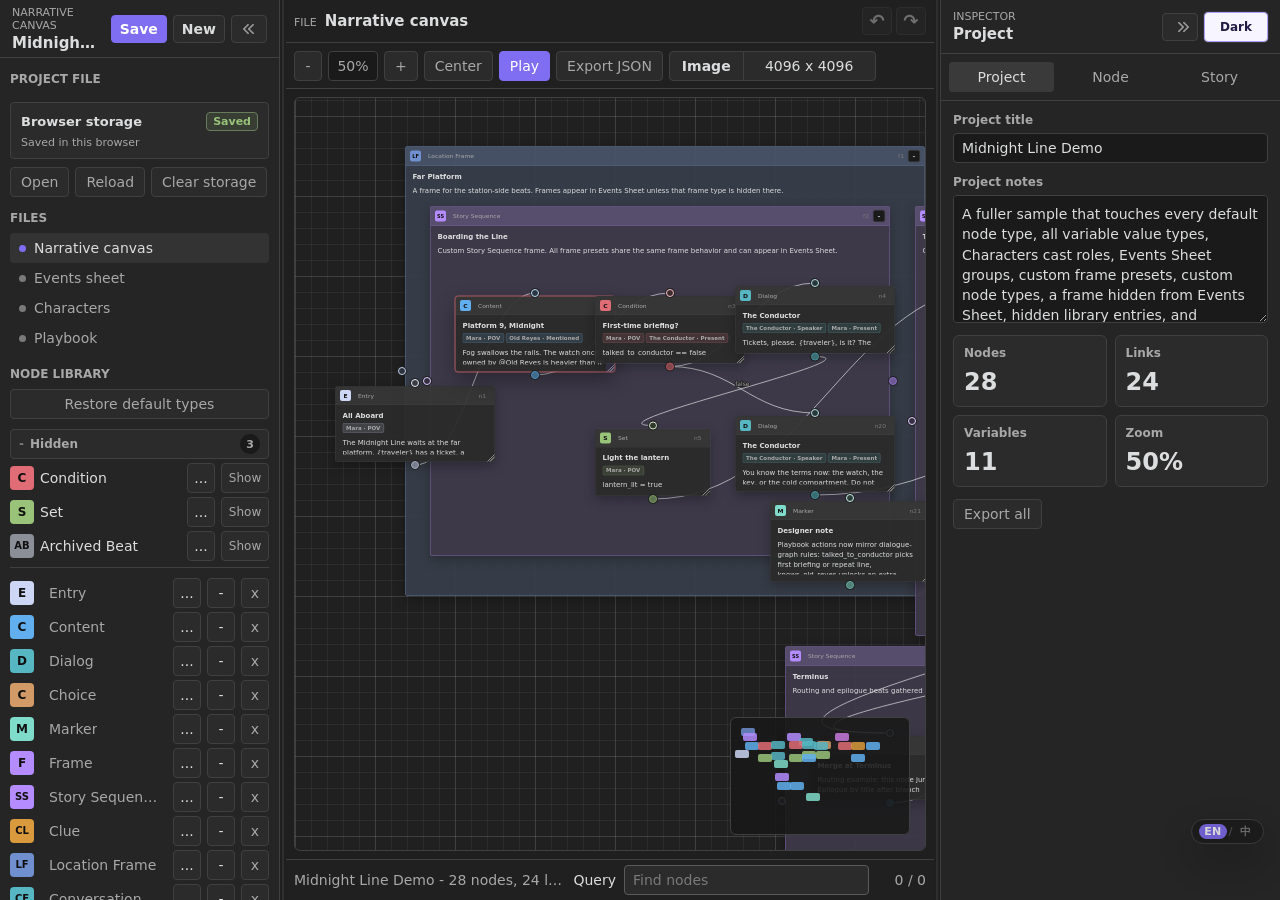
<file: index.html>
<!doctype html>
<html lang="en">
  <head>
    <meta charset="utf-8">
    <meta name="viewport" content="width=device-width, initial-scale=1">
    <title>Narrative Canvas</title>
    <link rel="stylesheet" href="./canvas.css?v=1.1.0">
  </head>
  <body>
    <div class="app-shell">
      <aside class="sidebar sidebar-left" data-sidebar="left">
        <header class="pane-header">
          <div class="pane-title">
            <span class="pane-kicker">Narrative Canvas</span>
            <h1 id="vaultProjectTitle">Sample</h1>
          </div>
          <div class="header-actions">
            <button class="icon-button save-project-button" title="Save project state" data-action="save-project" type="button">Save</button>
            <button class="icon-button new-project-button" title="New project" data-action="new-project" type="button">New</button>
            <button class="icon-button sidebar-toggle-button" title="Collapse left sidebar" aria-label="Collapse left sidebar" data-sidebar-toggle="left" type="button">
              <span class="sidebar-toggle-icon sidebar-toggle-icon-left" aria-hidden="true"></span>
            </button>
          </div>
        </header>

        <section class="nav-section project-file-section">
          <h2>Project File</h2>
          <div class="project-file-card" aria-live="polite">
            <div class="project-file-main">
              <span id="projectFileName">Browser storage</span>
              <span id="projectDirtyIndicator" class="project-save-indicator" data-save-state="saved" aria-live="polite">
                <span class="project-save-spinner" aria-hidden="true"></span>
                <span data-save-label>Saved</span>
              </span>
            </div>
            <small id="projectFilePath">Saved in this browser</small>
          </div>
          <div class="project-file-actions">
            <button class="small-button" data-action="open-project-file" type="button">Open</button>
            <button class="small-button" data-action="reload-project-file" type="button">Reload</button>
            <button class="small-button" data-action="clear-browser-storage" data-web-only type="button">Clear storage</button>
          </div>
        </section>

        <section class="nav-section">
          <h2>Files</h2>
          <button class="nc-file-item active" data-file-id="adventure">
            <span class="file-dot"></span>
            <span class="nc-file-item-label">Narrative.canvas</span>
          </button>
          <button class="nc-file-item" data-file-id="events">
            <span class="file-dot muted"></span>
            <span class="nc-file-item-label">Events Sheet.csv</span>
          </button>
          <button class="nc-file-item" data-file-id="characters">
            <span class="file-dot muted"></span>
            <span class="nc-file-item-label">Characters.md</span>
          </button>
          <button class="nc-file-item" data-file-id="variables">
            <span class="file-dot muted"></span>
            <span class="nc-file-item-label">Playbook.json</span>
          </button>
        </section>

        <section class="nav-section palette">
          <h2>Node Library</h2>
          <div id="nodePalette" class="palette-list"></div>
          <div class="custom-node-form node-type-form">
            <div class="custom-node-row">
              <input id="customNodeName" placeholder="Name" spellcheck="false">
              <input id="customNodeColor" type="color" value="#7fdbca" title="Node color">
              <button class="small-button" data-action="add-custom-node-type" type="button">Add</button>
            </div>
            <select id="customNodeKind" title="Node behavior">
              <option value="node">Node</option>
              <option value="frame">Frame</option>
            </select>
            <textarea id="customNodeFields" class="custom-node-fields" rows="3" placeholder="Fields, one per line" spellcheck="false"></textarea>
          </div>
        </section>
      </aside>
      <div class="sidebar-resizer sidebar-resizer-left" data-sidebar-resizer="left" role="separator" aria-orientation="vertical" aria-label="Resize left sidebar"></div>

      <main class="canvas-workspace">
        <header class="workspace-global-bar">
          <div class="workspace-file-label">
            <span class="pane-kicker">File</span>
            <strong id="activeFileTab">Narrative.canvas</strong>
          </div>
          <span class="project-history" role="group" aria-label="History">
            <button id="undoButton" class="icon-button history-button" data-action="undo" type="button" title="Undo (Ctrl+Z)" aria-label="Undo" disabled>↶</button>
            <button id="redoButton" class="icon-button history-button" data-action="redo" type="button" title="Redo (Ctrl+Shift+Z or Ctrl+Y)" aria-label="Redo" disabled>↷</button>
          </span>
        </header>
        <header id="workspaceToolbar" class="canvas-workspace-tabs">
          <div class="toolbar-group">
            <button class="toolbar-button" data-action="zoom-out" data-files="adventure" title="Zoom out">-</button>
            <span id="zoomReadout" class="zoom-readout" data-files="adventure">100%</span>
            <button class="toolbar-button" data-action="zoom-in" data-files="adventure" title="Zoom in">+</button>
            <button class="toolbar-button" data-action="center-view" data-files="adventure" title="Center canvas">Center</button>
            <button class="toolbar-button primary" data-action="play" data-files="adventure" title="Play from entry">Play</button>
            <button class="toolbar-button" data-action="export-json" data-files="adventure" title="Export full project JSON">Export JSON</button>
            <span class="export-image-controls" data-files="adventure" role="group" aria-label="Image export">
              <button class="toolbar-button export-image-button" data-action="export-image" title="Export canvas as PNG">Image</button>
              <label class="export-image-scale-label" title="Image export resolution">
                <span class="visually-hidden">Image resolution</span>
                <select id="exportImageScale" class="toolbar-select" title="Image resolution">
                  <option value="1">4096 x 4096</option>
                  <option value="2">6144 x 6144</option>
                  <option value="3">8192 x 8192</option>
                  <option value="4">12000 x 12000</option>
                </select>
              </label>
            </span>
          </div>
          <input id="fileInput" type="file" accept="application/json,.json,.ncanvas,.narrativecanvas" hidden>
        </header>

        <section id="canvasPanel" class="canvas-workspace-view canvas-panel active">
          <div class="canvas-frame">
            <div id="canvasViewport" class="canvas-viewport" tabindex="0" aria-label="Node canvas">
              <div id="canvasContent" class="canvas-content">
                <div id="frameLayer" class="frame-layer"></div>
                <svg id="linkLayer" class="link-layer" xmlns="http://www.w3.org/2000/svg"></svg>
                <div id="nodeLayer" class="node-layer"></div>
                <div id="marqueeLayer" class="marquee-layer"><div id="marqueeRect" class="marquee-rect" hidden></div></div>
              </div>
            </div>
            <div id="selectionHint" class="selection-hint">Click an output port, then an input port to connect nodes.</div>
            <div id="minimap" class="minimap" role="button" aria-label="Move canvas viewport"></div>
          </div>
        </section>
        <section id="charactersPanel" class="canvas-workspace-view document-panel" aria-label="Characters"></section>
        <section id="variablesPanel" class="canvas-workspace-view document-panel" aria-label="Variables"></section>
        <section id="eventsPanel" class="canvas-workspace-view document-panel event-sheet-panel" aria-label="Events Sheet"></section>

        <footer class="status-bar">
          <div id="statusText">Ready</div>
          <div id="workspaceSearchControls" class="nc-workspace-search-controls" aria-label="Search">
            <label class="workspace-search-box canvas-search-box" data-search-scope="adventure">
              Query
              <input id="queryInput" type="search" placeholder="Find nodes">
            </label>
            <label class="workspace-search-box character-search-box" data-search-scope="characters" hidden>
              Find
              <input id="characterSearchInput" type="search" data-character-search placeholder="Find character" spellcheck="false">
            </label>
            <label class="workspace-search-box event-search-box" data-search-scope="events" hidden>
              Find
              <input id="eventSearchInput" type="search" data-event-search placeholder="Find event" spellcheck="false">
            </label>
            <label class="workspace-search-box playbook-search-box" data-search-scope="variables" hidden>
              Find
              <input id="playbookSearchInput" type="search" data-playbook-search placeholder="Find in Playbook" spellcheck="false">
            </label>
            <div id="matchCount">0 / 0</div>
          </div>
        </footer>
      </main>

      <div class="sidebar-resizer sidebar-resizer-right" data-sidebar-resizer="right" role="separator" aria-orientation="vertical" aria-label="Resize right sidebar"></div>
      <aside class="sidebar sidebar-right" data-sidebar="right">
        <header class="pane-header compact">
          <div class="pane-title">
            <span class="pane-kicker">Inspector</span>
            <h1 id="inspectorTitle">Project</h1>
          </div>
          <div class="header-actions">
            <button class="icon-button sidebar-toggle-button" title="Collapse right sidebar" aria-label="Collapse right sidebar" data-sidebar-toggle="right" type="button">
              <span class="sidebar-toggle-icon sidebar-toggle-icon-right" aria-hidden="true"></span>
            </button>
            <button id="themeToggle" class="icon-button theme-toggle-button" title="Switch theme" data-action="toggle-theme" type="button" aria-pressed="true">Dark</button>
          </div>
        </header>

        <div class="inspector-tabs">
          <button class="inspector-tab active" data-panel="project">Project</button>
          <button class="inspector-tab" data-panel="node">Node</button>
          <button class="inspector-tab" data-panel="story">Story</button>
        </div>

        <section id="projectPanel" class="inspector-panel active"></section>
        <section id="nodePanel" class="inspector-panel"></section>
        <section id="storyPanel" class="inspector-panel"></section>
      </aside>

      <button id="languageToggle" class="language-toggle-button" data-web-only data-action="toggle-language" type="button" title="Switch language" aria-label="Switch language">
        <span class="language-toggle-option" data-lang="en">EN</span>
        <span class="language-toggle-divider" aria-hidden="true">/</span>
        <span class="language-toggle-option" data-lang="zh">中</span>
      </button>
    </div>

    <div id="mentionPopover" class="mention-popover" hidden role="listbox" aria-label="Character mentions"></div>

    <div id="nodeContextMenu" class="node-context-menu" hidden>
      <button data-layer-action="front">Bring to front</button>
      <button data-layer-action="forward">Bring forward</button>
      <button data-layer-action="backward">Send backward</button>
      <button data-layer-action="back">Send to back</button>
      <button class="context-menu-danger" data-action="delete-node">Delete node</button>
    </div>

    <dialog id="playDialog" class="play-dialog">
      <form method="dialog" class="play-shell">
        <header class="play-header">
          <div>
            <span class="pane-kicker">Runtime</span>
            <h2 id="playTitle">Preview</h2>
          </div>
          <button class="icon-button" value="close" aria-label="Close preview">x</button>
        </header>
        <article id="playBody" class="play-body"></article>
        <footer id="playActions" class="play-actions"></footer>
      </form>
    </dialog>

    <dialog id="confirmDialog" class="confirm-dialog">
      <form method="dialog" class="confirm-shell">
        <header>
          <span class="pane-kicker">New Canvas</span>
          <h2>Name the new project</h2>
          <label class="field confirm-field">
            <span>Project name</span>
            <input id="newProjectNameInput" type="text" value="Untitled" spellcheck="false" autocomplete="off">
          </label>
          <p id="newProjectPathPreview" class="confirm-body">A new project file will be created when possible.</p>
        </header>
        <footer class="confirm-actions">
          <button class="small-button confirm-muted" value="confirm" type="button" data-action="confirm-new-project">Create</button>
          <button class="small-button confirm-cancel" value="cancel" type="button" data-action="cancel-new-project" autofocus>Cancel</button>
        </footer>
      </form>
    </dialog>

    <dialog id="eventColumnDeleteDialog" class="confirm-dialog">
      <form method="dialog" class="confirm-shell">
        <header>
          <span class="pane-kicker">Event Column</span>
          <h2 id="eventColumnDeleteTitle">Delete column?</h2>
          <p id="eventColumnDeleteBody" class="confirm-body"></p>
        </header>
        <footer class="confirm-actions">
          <button class="small-button danger-button" value="confirm">Delete</button>
          <button class="small-button confirm-cancel" value="cancel" autofocus>Cancel</button>
        </footer>
      </form>
    </dialog>

    <dialog id="eventColumnsResetDialog" class="confirm-dialog">
      <form method="dialog" class="confirm-shell">
        <header>
          <span class="pane-kicker">Events Sheet</span>
          <h2>Reset sheet columns?</h2>
          <p class="confirm-body">
            This restores the default Events Sheet columns. It removes column renames, hidden-column settings, column order changes, and custom sheet-only columns. Frame nodes are not deleted, and stored field values are not actively cleared; values from removed columns may stop showing until that field or column is added again.
          </p>
        </header>
        <footer class="confirm-actions">
          <button class="small-button danger-button" value="confirm">Reset columns</button>
          <button class="small-button confirm-cancel" value="cancel" autofocus>Cancel</button>
        </footer>
      </form>
    </dialog>

    <dialog id="genericConfirmDialog" class="confirm-dialog">
      <form method="dialog" class="confirm-shell">
        <header>
          <span id="genericConfirmKicker" class="pane-kicker">Confirm</span>
          <h2 id="genericConfirmTitle">Confirm action?</h2>
          <p id="genericConfirmBody" class="confirm-body"></p>
        </header>
        <footer class="confirm-actions">
          <button id="genericConfirmButton" class="small-button danger-button" value="confirm">Confirm</button>
          <button id="genericConfirmSecondaryButton" class="small-button" value="secondary" hidden>Keep</button>
          <button class="small-button confirm-cancel" value="cancel" autofocus>Cancel</button>
        </footer>
      </form>
    </dialog>

    <dialog id="genericTextDialog" class="confirm-dialog">
      <form method="dialog" class="confirm-shell">
        <header>
          <span id="genericTextKicker" class="pane-kicker">Edit</span>
          <h2 id="genericTextTitle">Edit value</h2>
          <label class="field confirm-field">
            <span id="genericTextLabel">Value</span>
            <input id="genericTextInput" type="text" spellcheck="false" autocomplete="off">
          </label>
          <p id="genericTextBody" class="confirm-body"></p>
        </header>
        <footer class="confirm-actions">
          <button id="genericTextButton" class="small-button primary" value="confirm">Apply</button>
          <button class="small-button confirm-cancel" value="cancel" autofocus>Cancel</button>
        </footer>
      </form>
    </dialog>

    <dialog id="playbookHelpDialog" class="nc-notice-dialog playbook-help-dialog" aria-label="Playbook help">
      <form method="dialog" class="notice-shell playbook-help-shell">
        <header>
          <span class="pane-kicker">Playbook</span>
          <h2>What Playbook.json controls</h2>
        </header>
        <div class="playbook-help-grid">
          <section>
            <h3>Can do</h3>
            <ul>
              <li>Store project variables for text such as <code>{traveler}</code>.</li>
              <li>Batch-edit node Requirements, Effects, and Routing in Script Builder.</li>
              <li>Gate simple branches with conditions such as <code>flag == true</code>.</li>
              <li>Control the demo runner with Start Node, Choice Display, End Condition, Visit Tracking, and Debug Mode.</li>
              <li>Use Advanced JSON for exact edits without changing the canvas schema.</li>
            </ul>
          </section>
          <section>
            <h3>Cannot do</h3>
            <ul>
              <li>Run arbitrary JavaScript.</li>
              <li>Create canvas links, move nodes, or change layout.</li>
              <li>Add or delete node fields directly. Use Node Library for schema changes.</li>
              <li>Replace a game engine runtime or evaluate complex code expressions.</li>
            </ul>
          </section>
        </div>
  <pre class="playbook-example"><code>{
  "variables": { "has_badge": false, "trust": 1 },
  "playRules": {
    "startNode": { "enabled": true, "value": "Start" },
    "choiceDisplay": { "enabled": true, "value": "hideUnavailable" },
    "debugMode": { "enabled": false, "value": false }
  }
}</code></pre>
        <footer class="confirm-actions">
          <button class="small-button primary" value="confirm">Got it</button>
        </footer>
      </form>
    </dialog>

    <dialog id="playRuleDialog" class="nc-notice-dialog playbook-rule-dialog" aria-label="Add play rule">
      <form method="dialog" class="notice-shell playbook-rule-shell">
        <header>
          <span class="pane-kicker">Playbook</span>
          <h2>Add play rule</h2>
        </header>
        <div class="playbook-rule-options">
          <button type="button" data-action="create-play-rule" data-playbook-rule-kind="startNode">
            <strong>Start Node</strong>
            <span>Choose the exact node title Play starts from.</span>
          </button>
          <button type="button" data-action="create-play-rule" data-playbook-rule-kind="choiceDisplay">
            <strong>Choice Display</strong>
            <span>Decide how gated choices appear in Play.</span>
          </button>
          <button type="button" data-action="create-play-rule" data-playbook-rule-kind="endCondition">
            <strong>End Condition</strong>
            <span>Stop the demo route when a condition becomes true.</span>
          </button>
          <button type="button" data-action="create-play-rule" data-playbook-rule-kind="visitTracking">
            <strong>Visit Tracking</strong>
            <span>Record visited node titles during Play.</span>
          </button>
          <button type="button" data-action="create-play-rule" data-playbook-rule-kind="debugMode">
            <strong>Debug Mode</strong>
            <span>Show variable and condition details while previewing.</span>
          </button>
        </div>
        <p class="playbook-rule-allset" data-playbook-rule-allset hidden>All play rules already enabled.</p>
        <footer class="confirm-actions">
          <button class="small-button confirm-cancel" value="cancel" autofocus>Cancel</button>
        </footer>
      </form>
    </dialog>

    <dialog id="nodeIconDialog" class="icon-dialog" aria-label="Edit node type icon">
      <form method="dialog" class="icon-shell">
        <header>
          <span class="pane-kicker">Node Icon</span>
          <h2 id="nodeIconDialogTitle">Edit node type icon</h2>
        </header>
        <label class="field">
          <span>Custom icon</span>
          <input id="nodeIconInput" maxlength="8" spellcheck="false" autocomplete="off" inputmode="text" aria-label="Custom icon text or emoji">
        </label>
        <footer class="confirm-actions">
          <button class="small-button" data-action="reset-node-icon" type="button">Use type initial</button>
          <button class="small-button primary" value="confirm">Apply</button>
          <button class="small-button confirm-cancel" value="cancel">Cancel</button>
        </footer>
      </form>
    </dialog>

    <dialog id="nodeTypeDialog" class="type-dialog" aria-label="Edit node type">
      <form method="dialog" class="type-shell">
        <header>
          <span class="pane-kicker">Node Type</span>
          <h2 id="nodeTypeDialogTitle">Edit node type</h2>
        </header>
        <label class="field">
          <span>Name</span>
          <input id="nodeTypeNameInput" maxlength="40" spellcheck="false" autocomplete="off">
        </label>
        <label class="field">
          <span>Behavior</span>
          <select id="nodeTypeKindInput">
            <option value="node">Node</option>
            <option value="frame">Frame</option>
          </select>
        </label>
        <label class="field">
          <span>Fields</span>
          <textarea id="nodeTypeFieldsInput" rows="5" spellcheck="false" placeholder="Fields, one per line"></textarea>
        </label>
        <div class="type-dialog-row">
          <label class="field">
            <span>Color</span>
            <input id="nodeTypeColorInput" type="color">
          </label>
          <label class="nc-checkbox-field">
            <input id="nodeTypeHiddenInput" type="checkbox">
            <span>Hide from library</span>
          </label>
          <label class="nc-checkbox-field">
            <input id="nodeTypeEventHiddenInput" type="checkbox">
            <span>Hide frame rows from Events Sheet</span>
          </label>
        </div>
        <footer class="confirm-actions">
          <button class="small-button primary" value="confirm">Save</button>
          <button class="small-button confirm-cancel" value="cancel">Cancel</button>
        </footer>
      </form>
    </dialog>

    <dialog id="nodeRequiredDialog" class="nc-notice-dialog" aria-label="Node selection required">
      <section class="notice-shell">
        <span class="pane-kicker">Node Inspector</span>
        <p>Select a node first to open the Node inspector.</p>
      </section>
    </dialog>

    <script src="./app.js?v=20260604-ui"></script>
  </body>
</html>
</file>
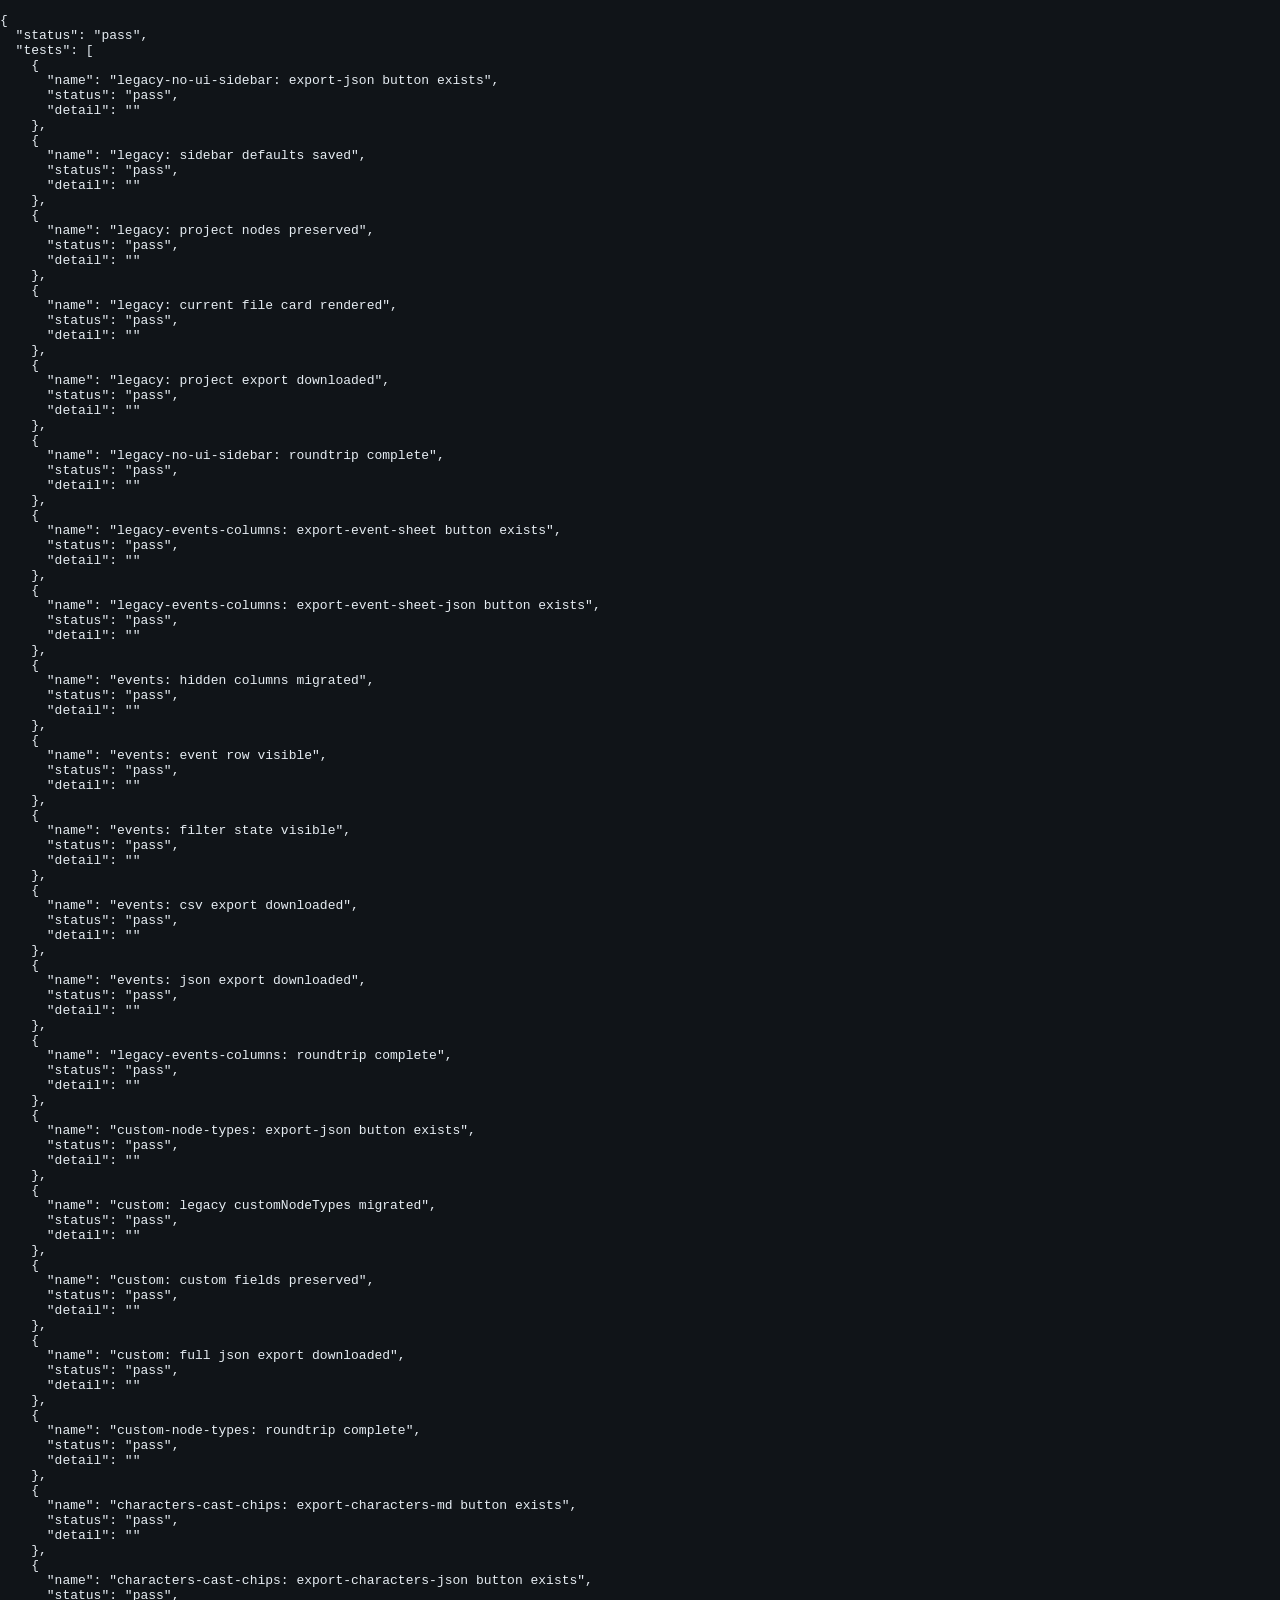
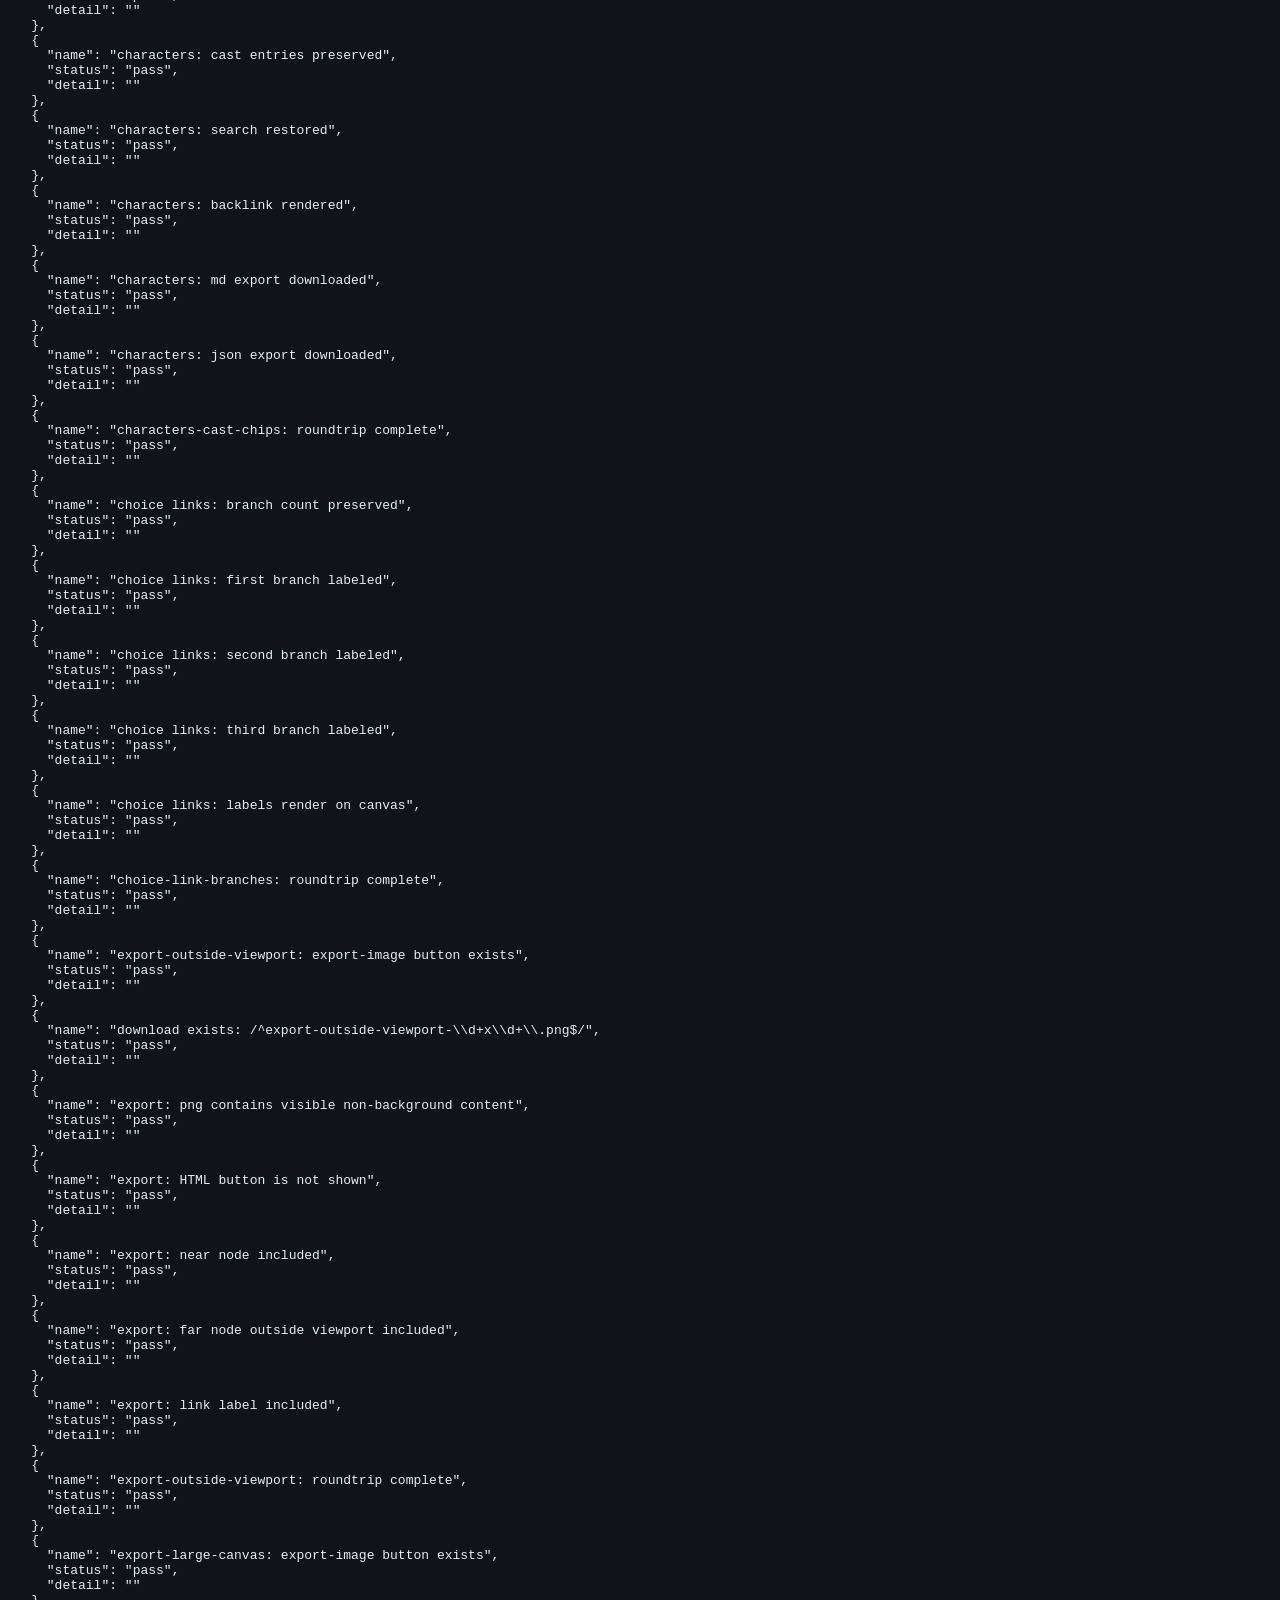
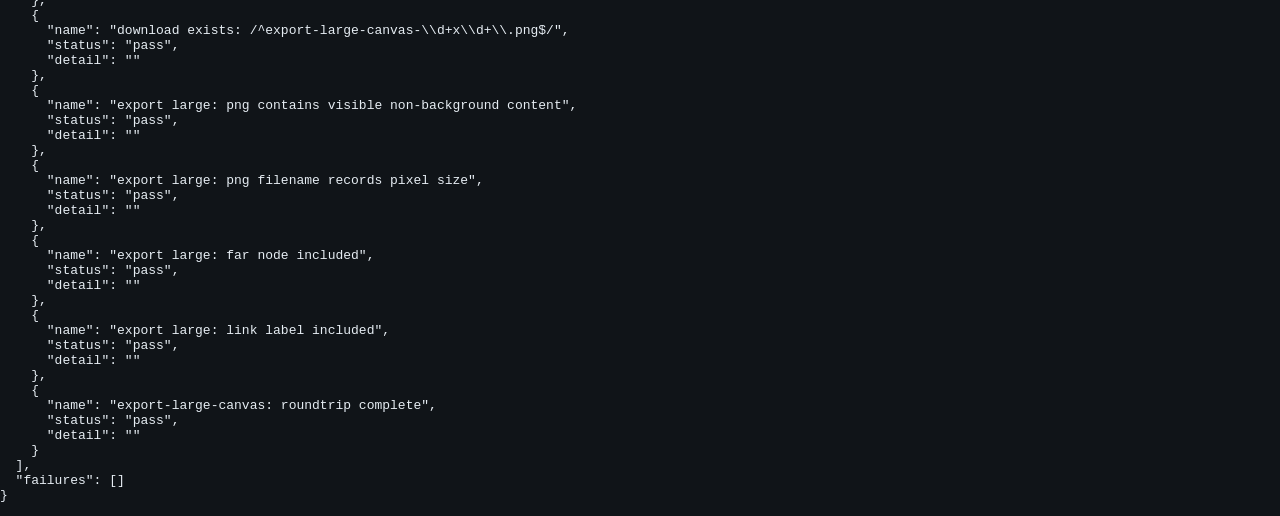
<file: tests/fixture-roundtrip.html>
<!doctype html>
<html lang="en">
  <head>
    <meta charset="utf-8">
    <title>Narrative Canvas Fixture Roundtrip</title>
    <style>
      body {
        margin: 0;
        background: #101418;
        color: #e6edf3;
        font-family: system-ui, sans-serif;
      }

      iframe {
        width: 1280px;
        height: 900px;
        border: 0;
      }

      #fixture-report {
        white-space: pre-wrap;
      }
    </style>
  </head>
  <body data-fixture-status="running">
    <pre id="fixture-report">Running fixture roundtrip...</pre>
    <script>
      const fixtures = [
        {
          name: "legacy-no-ui-sidebar",
          file: "fixtures/legacy-no-ui-sidebar.ncanvas",
          checks(doc, saved, downloads) {
            assert("legacy: sidebar defaults saved", saved.ui.sidebar && saved.ui.sidebar.leftWidth > 0 && saved.ui.sidebar.rightWidth > 0);
            assert("legacy: project nodes preserved", saved.project.nodes.length === 2);
            assert("legacy: current file card rendered", Boolean(doc.querySelector("#projectFileName")));
            assert("legacy: project export downloaded", downloads.some((item) => item.filename === "legacy-no-ui-sidebar.json"));
          },
          exports: ["export-json"]
        },
        {
          name: "legacy-events-columns",
          file: "fixtures/legacy-events-columns.ncanvas",
          checks(doc, saved, downloads) {
            const eventSheet = saved.project.eventSheet;
            assert("events: hidden columns migrated", eventSheet.hiddenColumns.includes("notes"));
            assert("events: event row visible", doc.body.textContent.includes("Boarding"));
            assert("events: filter state visible", doc.querySelector("[data-event-filter-bar]")?.textContent.includes("boarding"));
            assert("events: csv export downloaded", downloads.some((item) => item.filename.endsWith("-events.csv")));
            assert("events: json export downloaded", downloads.some((item) => item.filename.endsWith("-events.json")));
          },
          exports: ["export-event-sheet", "export-event-sheet-json"]
        },
        {
          name: "custom-node-types",
          file: "fixtures/custom-node-types.ncanvas",
          checks(doc, saved, downloads) {
            const clueType = saved.project.nodeTypes.find((type) => type.type === "Clue");
            const clueNode = saved.project.nodes.find((node) => node.type === "Clue");
            assert("custom: legacy customNodeTypes migrated", Boolean(clueType));
            assert("custom: custom fields preserved", clueNode?.customFields?.evidence === "Moonlit edge");
            assert("custom: full json export downloaded", downloads.some((item) => item.filename === "custom-node-types.json"));
          },
          exports: ["export-json"]
        },
        {
          name: "characters-cast-chips",
          file: "fixtures/characters-cast-chips.ncanvas",
          checks(doc, saved, downloads) {
            const dialog = saved.project.nodes.find((node) => node.id === "n1");
            assert("characters: cast entries preserved", Array.isArray(dialog?.cast) && dialog.cast.length === 2);
            assert("characters: search restored", doc.querySelector("[data-character-search]")?.value === "Mara");
            assert("characters: backlink rendered", doc.body.textContent.includes("Dialog"));
            assert("characters: md export downloaded", downloads.some((item) => item.filename === "Characters.md"));
            assert("characters: json export downloaded", downloads.some((item) => item.filename === "Characters.json"));
          },
          exports: ["export-characters-md", "export-characters-json"]
        },
        {
          name: "choice-link-branches",
          file: "fixtures/choice-link-branches.ncanvas",
          checks(doc, saved, downloads) {
            const links = saved.project.links.filter((link) => link.from === "n0").sort((a, b) => a.choiceIndex - b.choiceIndex);
            assert("choice links: branch count preserved", links.length === 3);
            assert("choice links: first branch labeled", links[0]?.choiceIndex === 0 && links[0]?.label === "Offer the watch");
            assert("choice links: second branch labeled", links[1]?.choiceIndex === 1 && links[1]?.label === "Hide the watch");
            assert("choice links: third branch labeled", links[2]?.choiceIndex === 2 && links[2]?.label === "Ask about Old Reyes");
            const renderedLabels = [...doc.querySelectorAll("#linkLayer text")].map((node) => node.textContent);
            assert("choice links: labels render on canvas", ["Offer the watch", "Hide the watch", "Ask about Old Reyes"].every((label) => renderedLabels.includes(label)));
          },
          exports: []
        },
        {
          name: "export-outside-viewport",
          file: "fixtures/export-outside-viewport.ncanvas",
          async checks(doc, saved, downloads) {
            await waitFor("export: png download created", () => downloads.some((item) => /^export-outside-viewport-\d+x\d+\.png$/.test(item.filename)));
            const png = await getDownloadBlob(downloads, /^export-outside-viewport-\d+x\d+\.png$/);
            const distinctPixels = await countDistinctOpaquePixels(png);
            assert("export: png contains visible non-background content", distinctPixels > 4, `distinct=${distinctPixels}`);
            const svg = doc.defaultView.buildExportSvg();
            assert("export: HTML button is not shown", !doc.querySelector("[data-action='export-html']"));
            assert("export: near node included", svg.includes("Near Start"));
            assert("export: far node outside viewport included", svg.includes("Far Target"));
            assert("export: link label included", svg.includes("far-link"));
          },
          exports: ["export-image"]
        },
        {
          name: "export-large-canvas",
          file: "fixtures/export-large-canvas.ncanvas",
          async checks(doc, saved, downloads) {
            await waitFor("export large: png download created", () => downloads.some((item) => /^export-large-canvas-\d+x\d+\.png$/.test(item.filename)));
            const png = await getDownloadBlob(downloads, /^export-large-canvas-\d+x\d+\.png$/);
            const distinctPixels = await countDistinctOpaquePixels(png);
            assert("export large: png contains visible non-background content", distinctPixels > 4, `distinct=${distinctPixels}`);
            assert("export large: png filename records pixel size", downloads.some((item) => /^export-large-canvas-\d+x\d+\.png$/.test(item.filename)));
            const svg = doc.defaultView.buildExportSvg();
            assert("export large: far node included", svg.includes("Large Far Target"));
            assert("export large: link label included", svg.includes("very-far-link"));
          },
          exports: ["export-image"]
        }
      ];

      const report = {
        status: "running",
        tests: [],
        failures: []
      };

      function record(name, status, detail = "") {
        report.tests.push({ name, status, detail });
        if (status === "fail") report.failures.push(`${name}${detail ? `: ${detail}` : ""}`);
        renderReport();
      }

      function assert(name, condition, detail = "") {
        if (!condition) throw new Error(`${name}${detail ? `: ${detail}` : ""}`);
        record(name, "pass");
      }

      function renderReport() {
        const node = document.querySelector("#fixture-report");
        node.textContent = JSON.stringify(report, null, 2);
      }

      async function waitFor(name, predicate, timeout = 5000) {
        const started = performance.now();
        while (performance.now() - started < timeout) {
          if (predicate()) return true;
          await new Promise((resolve) => setTimeout(resolve, 40));
        }
        throw new Error(`${name} timed out`);
      }

      function assetUrl(path) {
        return new URL(`../${path}`, window.location.href).href;
      }

      async function readDownloadText(downloads, filename) {
        const item = downloads.find((entry) => entry.filename === filename);
        assert(`download exists: ${filename}`, Boolean(item));
        return item.blob.text();
      }

      async function getDownloadBlob(downloads, pattern) {
        const item = downloads.find((entry) => pattern.test(entry.filename));
        assert(`download exists: ${pattern}`, Boolean(item));
        return item.blob;
      }

      async function countDistinctOpaquePixels(blob) {
        const image = new Image();
        const url = URL.createObjectURL(blob);
        try {
          await new Promise((resolve, reject) => {
            image.onload = resolve;
            image.onerror = reject;
            image.src = url;
          });
          const canvas = document.createElement("canvas");
          canvas.width = image.naturalWidth;
          canvas.height = image.naturalHeight;
          const context = canvas.getContext("2d");
          context.drawImage(image, 0, 0);
          const data = context.getImageData(0, 0, canvas.width, canvas.height).data;
          const colors = new Set();
          const step = Math.max(4, Math.floor(data.length / 4 / 12000) * 4);
          for (let index = 0; index < data.length; index += step) {
            if (data[index + 3] < 200) continue;
            colors.add(`${data[index]},${data[index + 1]},${data[index + 2]}`);
            if (colors.size > 12) break;
          }
          return colors.size;
        } finally {
          URL.revokeObjectURL(url);
        }
      }

      async function loadAssets() {
        const [html, css, appJs] = await Promise.all([
          fetch(assetUrl("index.html")).then((response) => response.text()),
          fetch(assetUrl("canvas.css")).then((response) => response.text()),
          fetch(assetUrl("app.js")).then((response) => response.text())
        ]);
        return { html, css, appJs };
      }

      function extractBodyHtml(html) {
        const match = html.match(/<body[^>]*>([\s\S]*?)<\/body>/i);
        return match ? match[1].replace(/<script[\s\S]*?<\/script>/gi, "") : html;
      }

      function scopeCss(css) {
        return css
          .replace(/:root/g, ".narrative-canvas-plugin-host")
          .replace(/(^|})\s*html\s*,\s*body\s*{/g, "$1\n.narrative-canvas-plugin-host {")
          .replace(/(^|})\s*body\s*{/g, "$1\n.narrative-canvas-plugin-host {");
      }

      async function loadFixtureFrame(fixture, assets) {
        const fixtureText = await fetch(new URL(fixture.file, window.location.href)).then((response) => response.text());
        const frame = document.createElement("iframe");
        document.body.append(frame);
        const doc = frame.contentDocument;
        const win = frame.contentWindow;
        doc.open();
        doc.write("<!doctype html><html><head><meta charset=\"utf-8\"></head><body></body></html>");
        doc.close();

        const style = doc.createElement("style");
        style.textContent = scopeCss(assets.css);
        doc.head.append(style);

        const host = doc.createElement("div");
        host.className = "narrative-canvas-plugin-host";
        host.innerHTML = extractBodyHtml(assets.html);
        doc.body.append(host);

        const downloads = [];
        const originalCreateObjectURL = win.URL.createObjectURL.bind(win.URL);
        const originalRevokeObjectURL = win.URL.revokeObjectURL.bind(win.URL);
        const originalClick = win.HTMLAnchorElement.prototype.click;
        win.URL.createObjectURL = (blob) => {
          const url = originalCreateObjectURL(blob);
          downloads.push({ blob, url, filename: "" });
          return url;
        };
        win.URL.revokeObjectURL = (url) => originalRevokeObjectURL(url);
        win.HTMLAnchorElement.prototype.click = function click() {
          const item = downloads.find((entry) => entry.url === this.href) || downloads[downloads.length - 1];
          if (item) item.filename = this.download || "";
        };

        let savedText = "";
        const hostApi = {
          pluginId: "fixture-test",
          root: host,
          loadProject: async () => savedText || fixtureText,
          saveProject: async (text) => {
            savedText = text;
            return fixture.file;
          },
          ensureProjectFile: async () => "",
          createProjectFile: async (text) => {
            savedText = text;
            return "fixtures/new-project.ncanvas";
          },
          previewNewProjectFile: async () => "fixtures/Untitled.ncanvas",
          chooseProjectFile: async () => fixture.file,
          getProjectFile: () => fixture.file
        };
        win.NarrativeCanvasHost = hostApi;

        const script = doc.createElement("script");
        script.textContent = assets.appJs;
        doc.body.append(script);
        await win.NarrativeCanvasApp.init();
        await waitFor(`${fixture.name}: ready`, () => Boolean(doc.querySelector(".app-shell[data-theme]")));
        await win.NarrativeCanvasApp.save();
        const saved = JSON.parse(savedText);
        await win.NarrativeCanvasApp.loadVaultProject();
        await win.NarrativeCanvasApp.save();

        for (const action of fixture.exports) {
          const button = doc.querySelector(`[data-action="${action}"]`);
          assert(`${fixture.name}: ${action} button exists`, Boolean(button));
          button.click();
        }

        await fixture.checks(doc, JSON.parse(savedText), downloads);

        win.URL.createObjectURL = originalCreateObjectURL;
        win.URL.revokeObjectURL = originalRevokeObjectURL;
        win.HTMLAnchorElement.prototype.click = originalClick;
        frame.remove();
        return saved;
      }

      async function run() {
        renderReport();
        try {
          const assets = await loadAssets();
          for (const fixture of fixtures) {
            await loadFixtureFrame(fixture, assets);
            record(`${fixture.name}: roundtrip complete`, "pass");
          }
          report.status = report.failures.length ? "fail" : "pass";
        } catch (error) {
          report.status = "fail";
          record("fixture runner", "fail", error.message || String(error));
          console.error(error);
        } finally {
          document.body.setAttribute("data-fixture-status", report.status);
          renderReport();
        }
      }

      window.addEventListener("load", run, { once: true });
    </script>
  </body>
</html>
</file>
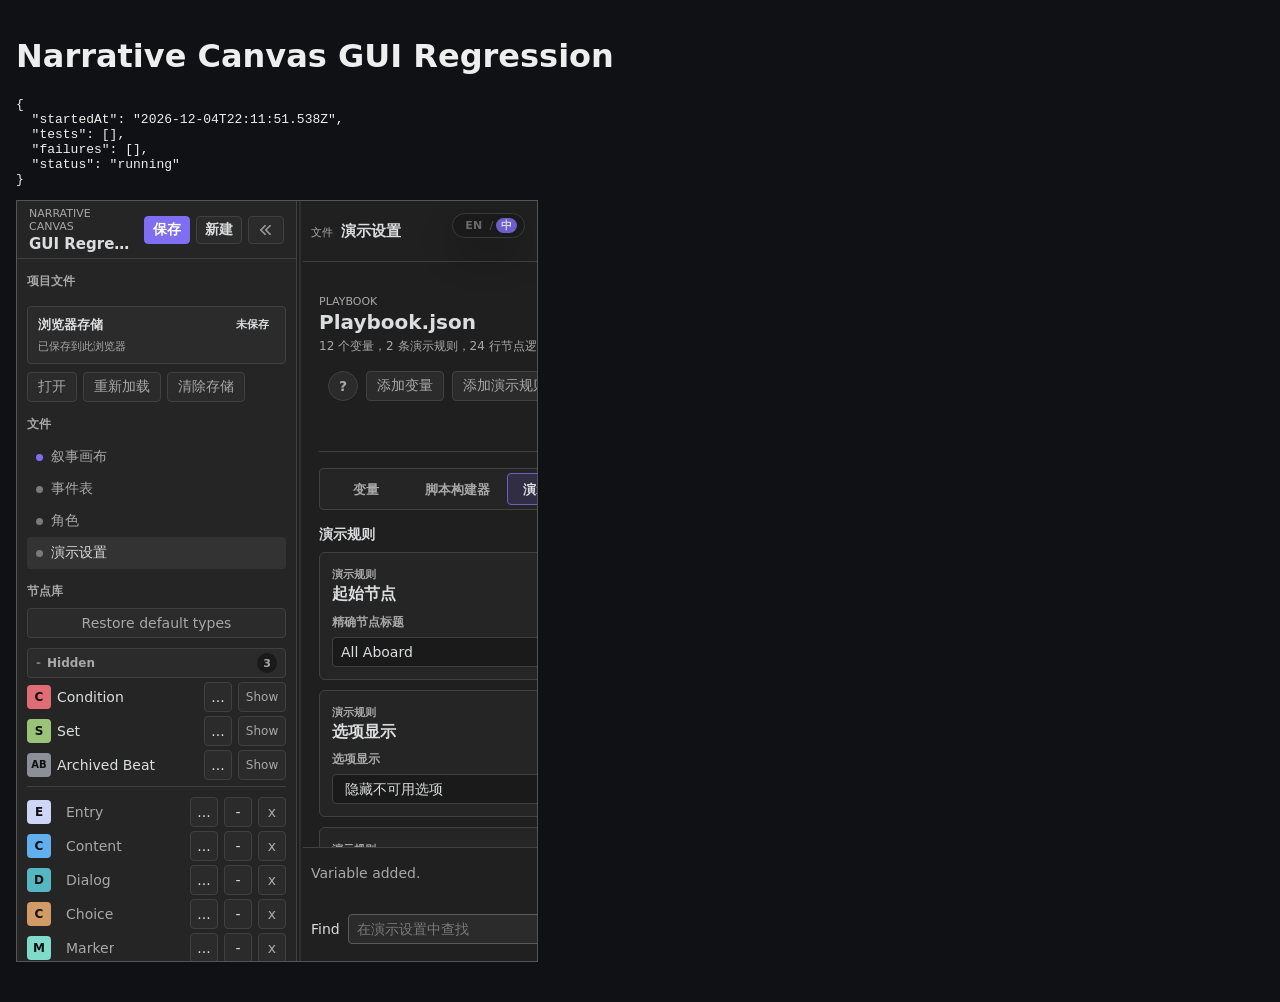
<file: tests/gui-regression.html>
<!doctype html>
<html lang="en">
  <head>
    <meta charset="utf-8">
    <title>Narrative Canvas GUI Regression</title>
    <style>
      body {
        margin: 0;
        padding: 16px;
        background: #101114;
        color: #eeeeee;
        font-family: system-ui, sans-serif;
      }

      iframe {
        display: block;
        margin: 12px 0 24px;
        border: 1px solid #555;
        background: #1b1b1f;
      }

      #gui-report {
        white-space: pre-wrap;
      }
    </style>
  </head>
  <body data-gui-status="running">
    <h1>Narrative Canvas GUI Regression</h1>
    <pre id="gui-report">running</pre>
    <script>
      const report = {
        startedAt: new Date().toISOString(),
        tests: [],
        failures: []
      };

      const DESKTOP_VIEWPORT = { width: 1180, height: 760 };
      const COMPACT_VIEWPORT = { width: 520, height: 760 };
      const WEB_STORAGE_KEY = "narrative-canvas-state-v1";

      function record(name, status, detail = "") {
        report.tests.push({ name, status, detail });
      }

      function pass(name, detail = "") {
        record(name, "pass", detail);
      }

      function fail(name, detail = "") {
        record(name, "fail", detail);
        report.failures.push({ name, detail });
      }

      function assert(name, condition, detail = "") {
        if (condition) pass(name, detail);
        else fail(name, detail);
      }

      function updateReport(final = false) {
        report.status = report.failures.length ? "fail" : (final ? "pass" : "running");
        if (final) report.finishedAt = new Date().toISOString();
        document.body.setAttribute("data-gui-status", report.status);
        document.querySelector("#gui-report").textContent = JSON.stringify(report, null, 2);
      }

      function wait(ms) {
        return new Promise((resolve) => setTimeout(resolve, ms));
      }

      async function waitFor(name, predicate, timeout = 5000) {
        const started = performance.now();
        while (performance.now() - started < timeout) {
          if (predicate()) {
            pass(name);
            return true;
          }
          await wait(50);
        }
        fail(name, "Timed out");
        return false;
      }

      function click(element) {
        if (!element) return;
        element.dispatchEvent(new MouseEvent("click", { bubbles: true, cancelable: true, view: element.ownerDocument.defaultView }));
      }

      function setControlValue(win, element, value) {
        if (!element) return;
        element.focus();
        element.value = value;
        element.dispatchEvent(new win.Event("input", { bubbles: true }));
        element.dispatchEvent(new win.Event("change", { bubbles: true }));
      }

      function isElementHidden(win, element) {
        if (!element) return true;
        if (element.closest("[hidden]")) return true;
        let current = element;
        while (current && current.nodeType === 1) {
          const style = win.getComputedStyle(current);
          if (current.hidden || style.display === "none" || style.visibility === "hidden" || style.opacity === "0") return true;
          current = current.parentElement;
        }
        return false;
      }

      function getOwnerDocument(root) {
        return root?.ownerDocument || root;
      }

      function visibleElements(root, selector) {
        const doc = getOwnerDocument(root);
        const win = doc.defaultView;
        return [...root.querySelectorAll(selector)].filter((element) => {
          if (isElementHidden(win, element)) return false;
          const rect = element.getBoundingClientRect();
          return rect.width > 0 && rect.height > 0;
        });
      }

      function rectDetail(rect) {
        return `${rect.left.toFixed(1)},${rect.top.toFixed(1)} ${rect.width.toFixed(1)}x${rect.height.toFixed(1)}`;
      }

      function rectsOverlap(a, b, tolerance = 1) {
        return a.left < b.right - tolerance
          && a.right > b.left + tolerance
          && a.top < b.bottom - tolerance
          && a.bottom > b.top + tolerance;
      }

      function isPointInsideRect(x, y, rect) {
        return x >= rect.left && x <= rect.right && y >= rect.top && y <= rect.bottom;
      }

      function isElementCenterInViewport(doc, element) {
        const rect = element.getBoundingClientRect();
        const x = rect.left + rect.width / 2;
        const y = rect.top + rect.height / 2;
        return x >= 0 && x <= doc.defaultView.innerWidth && y >= 0 && y <= doc.defaultView.innerHeight;
      }

      function describeElement(element) {
        if (!element) return "none";
        const text = element.textContent?.trim().replace(/\s+/g, " ").slice(0, 40)
          || element.getAttribute("aria-label")
          || element.getAttribute("data-action")
          || element.getAttribute("data-file-id")
          || element.getAttribute("data-port")
          || "";
        return `${element.tagName}.${element.className || ""}${element.id ? `#${element.id}` : ""} ${text}`.trim();
      }

      function isAllowedCanvasOverlayCoverage(doc, element) {
        if (!element.closest("#canvasViewport")) return false;
        const rect = element.getBoundingClientRect();
        const x = rect.left + rect.width / 2;
        const y = rect.top + rect.height / 2;
        const minimapRect = doc.querySelector("#minimap")?.getBoundingClientRect();
        return Boolean(minimapRect && isPointInsideRect(x, y, minimapRect));
      }

      function isElementCenterInsideClippingAncestors(doc, element, scope) {
        const rect = element.getBoundingClientRect();
        const x = rect.left + rect.width / 2;
        const y = rect.top + rect.height / 2;
        const scopeRect = scope?.getBoundingClientRect?.();
        if (scopeRect && !isPointInsideRect(x, y, scopeRect)) return false;
        let ancestor = element.parentElement;
        while (ancestor && ancestor !== doc.body && ancestor !== doc.documentElement) {
          const style = doc.defaultView.getComputedStyle(ancestor);
          const clips = /(auto|scroll|hidden|clip)/.test(`${style.overflow} ${style.overflowX} ${style.overflowY}`);
          if (clips) {
            const ancestorRect = ancestor.getBoundingClientRect();
            if (!isPointInsideRect(x, y, ancestorRect)) return false;
          }
          if (ancestor === scope) break;
          ancestor = ancestor.parentElement;
        }
        return true;
      }

      function centerHitReport(doc, element) {
        const rect = element.getBoundingClientRect();
        const x = rect.left + rect.width / 2;
        const y = rect.top + rect.height / 2;
        const viewport = doc.querySelector("#canvasViewport")?.getBoundingClientRect() || {
          left: 0,
          top: 0,
          right: doc.defaultView.innerWidth,
          bottom: doc.defaultView.innerHeight
        };
        if (!isPointInsideRect(x, y, viewport) && element.closest("#canvasViewport")) return { ok: true, detail: "outside canvas viewport" };
        const hit = doc.elementFromPoint(x, y);
        const ok = Boolean(hit && (hit === element || element.contains(hit) || hit.contains(element) || hit.closest("[data-action], [data-file-id], [data-port], [data-link-id]") === element));
        return {
          ok,
          detail: ok ? "" : `target=${describeElement(element)} hit=${describeElement(hit)}`
        };
      }

      function centerHitMatches(doc, element) {
        return centerHitReport(doc, element).ok;
      }

      async function keepCanvasElementCentered(win, doc, element) {
        const viewport = doc.querySelector("#canvasViewport");
        if (!viewport || !element) return;
        for (let attempt = 0; attempt < 3; attempt += 1) {
          const viewportRect = viewport.getBoundingClientRect();
          const rect = element.getBoundingClientRect();
          const x = rect.left + rect.width / 2;
          const y = rect.top + rect.height / 2;
          if (isPointInsideRect(x, y, viewportRect)) return;
          viewport.scrollLeft += x - (viewportRect.left + viewportRect.width / 2);
          viewport.scrollTop += y - (viewportRect.top + viewportRect.height / 2);
          viewport.dispatchEvent(new win.Event("scroll", { bubbles: true }));
          await wait(60);
        }
      }

      function assertVisibleControlsClickable(label, doc, scopeSelector = ".app-shell") {
        const selectors = [
          "button:not([disabled])",
          "input:not([type='hidden']):not([disabled])",
          "textarea:not([disabled])",
          "select:not([disabled])",
          "[data-file-id]",
          "[data-port]"
        ].join(",");
        const scope = doc.querySelector(scopeSelector) || doc;
        const controls = visibleElements(scope, selectors)
          .filter((element) => {
            const rect = element.getBoundingClientRect();
            if (rect.width < 8 || rect.height < 8) return false;
            if (!isElementCenterInViewport(doc, element)) return false;
            if (!isElementCenterInsideClippingAncestors(doc, element, scope)) return false;
            if (isAllowedCanvasOverlayCoverage(doc, element)) return false;
            if (element.closest(".event-sheet-scroll") && !isPointInsideRect(rect.left + rect.width / 2, rect.top + rect.height / 2, element.closest(".event-sheet-scroll").getBoundingClientRect())) return false;
            return true;
          })
          .slice(0, 220);
        let bad = null;
        for (const control of controls) {
          const hit = centerHitReport(doc, control);
          if (!hit.ok) {
            bad = hit.detail;
            break;
          }
        }
        const minimumControls = scopeSelector === ".app-shell" ? 20 : 3;
        assert(`${label}: visible controls have clickable centers`, controls.length >= minimumControls && !bad, bad || `checked=${controls.length}`);
      }

      function assertNoUnexpectedTextOverflow(label, doc, scopeSelector = ".app-shell") {
        const scope = doc.querySelector(scopeSelector) || doc;
        const selectors = [
          ".toolbar-button",
          ".small-button",
          ".file-item",
          ".palette-item",
          ".palette-row",
          ".node-title",
          ".node-type-label",
          ".node-cast-chip",
          ".event-column-button",
          ".event-hidden-restore-button",
          ".filter-chip",
          ".playbook-tab",
          ".stat-card",
          ".character-card",
          ".variable-row",
          ".script-node-row",
          ".runner-rule-card"
        ].join(",");
        const elements = visibleElements(scope, selectors).slice(0, 260);
        const offenders = elements.filter((element) => {
          const style = doc.defaultView.getComputedStyle(element);
          if (style.overflow === "hidden" || style.textOverflow === "ellipsis") return false;
          return element.scrollWidth > element.clientWidth + 2 || element.scrollHeight > element.clientHeight + 2;
        });
        assert(`${label}: visible UI text containers do not unexpectedly overflow`, offenders.length === 0, offenders.slice(0, 5).map((element) => `${element.className}: ${element.textContent.trim().slice(0, 60)}`).join(" | "));
      }

      function assertToolbarDoesNotOverlap(label, doc) {
        const groups = [
          [".workspace-global-bar button, .workspace-global-bar select", "global bar"],
          ["#workspaceToolbar button:not([hidden]), #workspaceToolbar select", "canvas toolbar"],
          [".document-actions button", "document actions"]
        ];
        groups.forEach(([selector, name]) => {
          const controls = visibleElements(doc, selector);
          let overlap = "";
          for (let i = 0; i < controls.length; i += 1) {
            for (let j = i + 1; j < controls.length; j += 1) {
              const a = controls[i].getBoundingClientRect();
              const b = controls[j].getBoundingClientRect();
              if (rectsOverlap(a, b)) {
                overlap = `${controls[i].textContent.trim()} ${rectDetail(a)} overlaps ${controls[j].textContent.trim()} ${rectDetail(b)}`;
                break;
              }
            }
            if (overlap) break;
          }
          assert(`${label}: ${name} controls do not overlap`, !overlap, overlap);
        });
      }

      function assertActivePanelFits(label, doc) {
        const active = doc.querySelector(".canvas-workspace-view.active");
        const workspace = doc.querySelector(".canvas-workspace");
        const activeRect = active?.getBoundingClientRect();
        const workspaceRect = workspace?.getBoundingClientRect();
        assert(
          `${label}: active workspace view stays inside workspace`,
          activeRect && workspaceRect
            && activeRect.left >= workspaceRect.left - 1
            && activeRect.right <= workspaceRect.right + 1
            && activeRect.top >= workspaceRect.top - 1
            && activeRect.bottom <= workspaceRect.bottom + 1,
          activeRect && workspaceRect ? `active=${rectDetail(activeRect)} workspace=${rectDetail(workspaceRect)}` : ""
        );
      }

      function assertMainShellNoPageOverflow(label, doc, options = {}) {
        const root = doc.querySelector(".app-shell");
        const main = doc.querySelector(".canvas-workspace");
        assert(`${label}: app shell exists for layout scan`, Boolean(root && main));
        if (!root || !main) return;
        const shellWidth = root.getBoundingClientRect().width;
        const bodyFits = doc.documentElement.scrollWidth <= doc.defaultView.innerWidth + 2;
        const declaredScrollableShell = options.allowDeclaredMinWidth && doc.documentElement.scrollWidth <= shellWidth + 2;
        assert(`${label}: app shell does not create unexpected body horizontal overflow`, bodyFits || declaredScrollableShell, `doc=${doc.documentElement.scrollWidth} viewport=${doc.defaultView.innerWidth} shell=${shellWidth.toFixed(1)}`);
        assert(`${label}: main area has nonzero usable size`, main.clientWidth > 300 && main.clientHeight > 300, `${main.clientWidth}x${main.clientHeight}`);
      }

      function assertEventSheetGeometry(label, doc) {
        const filter = doc.querySelector("[data-event-filter-bar]");
        const firstHeader = doc.querySelector(".event-sheet-group-header");
        const firstScroll = doc.querySelector(".event-sheet-scroll");
        const filterRect = filter?.getBoundingClientRect();
        const headerRect = firstHeader?.getBoundingClientRect();
        assert(`${label}: event filter does not overlap first group header`, filterRect && headerRect && filterRect.bottom <= headerRect.top + 2, `filter=${rectDetail(filterRect || new DOMRect())} header=${rectDetail(headerRect || new DOMRect())}`);
        assert(`${label}: event sheet keeps horizontal scrolling for wide columns`, firstScroll && firstScroll.scrollWidth > firstScroll.clientWidth + 1, `scroll=${firstScroll?.scrollWidth} client=${firstScroll?.clientWidth}`);
        const nodeCell = firstScroll?.querySelector(".event-node-link");
        const nodeRect = nodeCell?.getBoundingClientRect();
        assert(`${label}: event node cell remains readable`, nodeRect && nodeRect.width >= 220, nodeRect ? rectDetail(nodeRect) : "");
      }

      function assertCardsDoNotOverflow(label, doc, selector) {
        const cards = visibleElements(doc, selector).slice(0, 80);
        const offender = cards.find((card) => card.scrollWidth > card.clientWidth + 2);
        assert(`${label}: ${selector} cards do not horizontally overflow`, !offender, offender ? `${offender.className} scroll=${offender.scrollWidth} client=${offender.clientWidth}` : `checked=${cards.length}`);
      }

      function assertPlaybookTabsVisible(label, doc) {
        const tabsShell = doc.querySelector(".playbook-tabs");
        const tabs = visibleElements(doc, ".playbook-tab");
        const shellRect = tabsShell?.getBoundingClientRect();
        const details = tabs.map((tab) => `${tab.textContent.trim()}:${rectDetail(tab.getBoundingClientRect())}`).join(" | ");
        const labels = tabs.map((tab) => tab.textContent.trim()).filter(Boolean);
        const sameRow = tabs.length >= 3 && tabs.every((tab) => {
          const rect = tab.getBoundingClientRect();
          return shellRect
            && rect.width >= 64
            && rect.height >= 28
            && Math.abs(rect.top - tabs[0].getBoundingClientRect().top) <= 2
            && isPointInsideRect(rect.left + rect.width / 2, rect.top + rect.height / 2, shellRect);
        });
        const allClickable = tabs.slice(0, 3).every((tab) => centerHitMatches(doc, tab));
        assert(`${label}: playbook tabs are visible horizontal controls`, Boolean(tabsShell && shellRect?.height >= 36 && labels.length >= 3 && sameRow && allClickable), details || describeElement(tabsShell));
      }

      async function assertChineseLocalization(label, win, doc) {
        win.NarrativeCanvasApp?.setLanguage?.("zh", { persist: false, force: true });
        await wait(120);
        const fileLabels = [...doc.querySelectorAll(".nc-file-item-label")].map((item) => item.textContent.trim());
        assert(`${label}: Chinese file tabs are localized`, ["叙事画布", "事件表", "角色", "演示设置"].every((text) => fileLabels.includes(text)), fileLabels.join(" | "));
        assert(`${label}: Chinese play button says demo`, doc.querySelector("[data-action='play']")?.textContent.trim() === "演示");
        click(doc.querySelector("[data-file-id='variables']"));
        await waitFor(`${label}: Chinese playbook opens`, () => doc.querySelector(".playbook-tabs"));
        const tabText = [...doc.querySelectorAll(".playbook-tab")].map((item) => item.textContent.trim()).join(" | ");
        assert(`${label}: Chinese playbook tab names are localized`, tabText.includes("变量") && tabText.includes("脚本构建器") && tabText.includes("演示规则"), tabText);
        click(doc.querySelector("[data-action='add-play-rule']"));
        await waitFor(`${label}: Chinese add rule dialog opens`, () => doc.querySelector("#playRuleDialog")?.open);
        const dialogText = doc.querySelector("#playRuleDialog")?.textContent || "";
        assert(`${label}: Chinese add rule dialog is localized`, dialogText.includes("添加演示规则") && dialogText.includes("起始节点") && dialogText.includes("访问记录"), dialogText.slice(0, 240));
        click(doc.querySelector("#playRuleDialog .confirm-cancel"));
      }

      function getSavedNode(win, nodeId) {
        const node = win.NarrativeCanvasApp.getSavedState()?.project?.nodes?.find((candidate) => candidate.id === nodeId);
        return node ? { ...node } : null;
      }

      function assertInputsAcceptText(label, win, doc) {
        const projectInput = doc.querySelector("[data-project-field='title']");
        setControlValue(win, projectInput, "GUI Regression Project");
        assert(`${label}: project title input accepts text`, projectInput?.value === "GUI Regression Project");

        click(doc.querySelector(".node[data-node-id]"));
        const nodeTitle = doc.querySelector("[data-node-field='title']");
        const nodeBody = doc.querySelector("[data-node-field='body']");
        setControlValue(win, nodeTitle, "GUI Regression Node Title With Long But Contained Text");
        setControlValue(win, nodeBody, "GUI regression body input accepts long copy without breaking the inspector panel.");
        assert(`${label}: node title input accepts text`, nodeTitle?.value.includes("GUI Regression Node Title"));
        assert(`${label}: node body textarea accepts text`, nodeBody?.value.includes("body input accepts"));
      }

      function dispatchPointerDrag(win, startElement, moveTarget, start, end, pointerId = 701) {
        startElement.dispatchEvent(new win.PointerEvent("pointerdown", {
          bubbles: true,
          cancelable: true,
          pointerId,
          button: 0,
          buttons: 1,
          clientX: start.x,
          clientY: start.y
        }));
        moveTarget.dispatchEvent(new win.PointerEvent("pointermove", {
          bubbles: true,
          cancelable: true,
          pointerId,
          button: 0,
          buttons: 1,
          clientX: end.x,
          clientY: end.y
        }));
        moveTarget.dispatchEvent(new win.PointerEvent("pointerup", {
          bubbles: true,
          cancelable: true,
          pointerId,
          button: 0,
          buttons: 0,
          clientX: end.x,
          clientY: end.y
        }));
      }

      async function assertCanvasDragResizeAndPorts(label, win, doc) {
        click(doc.querySelector("[data-file-id='adventure']"));
        await waitFor(`${label}: canvas is active for drag checks`, () => doc.querySelector(".node[data-node-id]"));
        const viewport = doc.querySelector("#canvasViewport");

        click(doc.querySelector("[data-action='add-node'][data-type='Marker']"));
        await waitFor(`${label}: marker can be added for drag check`, () => doc.querySelector(".node.selected .node-header"));
        const node = doc.querySelector(".node.selected");
        const nodeId = node?.dataset.nodeId || "";
        const header = node?.querySelector(".node-header");
        const before = getSavedNode(win, nodeId);
        const headerRect = header?.getBoundingClientRect();
        dispatchPointerDrag(win, header, viewport, {
          x: headerRect.left + 80,
          y: headerRect.top + headerRect.height / 2
        }, {
          x: headerRect.left + 140,
          y: headerRect.top + headerRect.height / 2 + 34
        }, 711);
        await wait(120);
        const after = getSavedNode(win, nodeId);
        assert(`${label}: node header drag moves selected node`, before && after && after.x > before.x + 20 && after.y > before.y + 10, before && after ? `before=${before.x},${before.y} after=${after.x},${after.y}` : "");

        const resizeHandle = doc.querySelector(`.node[data-node-id='${nodeId}'] .node-resize-handle.right`);
        const resizeBefore = doc.querySelector(`.node[data-node-id='${nodeId}']`)?.getBoundingClientRect();
        dispatchPointerDrag(win, resizeHandle, viewport, {
          x: resizeBefore.right,
          y: resizeBefore.top + resizeBefore.height / 2
        }, {
          x: resizeBefore.right + 70,
          y: resizeBefore.top + resizeBefore.height / 2
        }, 712);
        await wait(120);
        const resizeAfter = doc.querySelector(`.node[data-node-id='${nodeId}']`)?.getBoundingClientRect();
        assert(`${label}: node resize handle grows width`, resizeBefore && resizeAfter && resizeAfter.width > resizeBefore.width + 35, resizeBefore && resizeAfter ? `before=${resizeBefore.width} after=${resizeAfter.width}` : "");

        const outputPort = doc.querySelector(`.port.output[data-node-id='${nodeId}']`);
        await keepCanvasElementCentered(win, doc, outputPort);
        const outputRect = outputPort?.getBoundingClientRect();
        const outputHit = outputRect ? doc.elementFromPoint(outputRect.left + outputRect.width / 2, outputRect.top + outputRect.height / 2) : null;
        const outputViewport = doc.querySelector("#canvasViewport")?.getBoundingClientRect();
        assert(
          `${label}: node output port is the clickable hit target`,
          outputHit?.closest("[data-port]") === outputPort,
          outputHit?.className || outputHit?.tagName || `rect=${outputRect ? rectDetail(outputRect) : "none"} viewport=${outputViewport ? rectDetail(outputViewport) : "none"} inner=${win.innerWidth}x${win.innerHeight}`
        );

        click(doc.querySelector("[data-action='add-node'][data-type='Content']"));
        await waitFor(`${label}: top overlap node can be added`, () => {
          const selected = doc.querySelector(".node.selected");
          return selected && selected.dataset.nodeId !== nodeId;
        });
        const topNode = doc.querySelector(".node.selected");
        const topNodeId = topNode?.dataset.nodeId || "";
        const topHeader = topNode?.querySelector(".node-header");
        const currentLowerOutput = doc.querySelector(`.port.output[data-node-id='${nodeId}']`);
        await keepCanvasElementCentered(win, doc, currentLowerOutput);
        const topHeaderRect = topHeader?.getBoundingClientRect();
        const lowerOutputRect = currentLowerOutput?.getBoundingClientRect();
        if (topHeader && topHeaderRect && lowerOutputRect) {
          dispatchPointerDrag(win, topHeader, viewport, {
            x: topHeaderRect.left + topHeaderRect.width / 2,
            y: topHeaderRect.top + topHeaderRect.height / 2
          }, {
            x: lowerOutputRect.left + lowerOutputRect.width / 2,
            y: lowerOutputRect.top + lowerOutputRect.height / 2
          }, 714);
          await wait(120);
          const lowerPortAfterOverlap = doc.querySelector(`.port.output[data-node-id='${nodeId}']`);
          const lowerPortRectAfterOverlap = lowerPortAfterOverlap?.getBoundingClientRect();
          const overlapHit = lowerPortRectAfterOverlap
            ? doc.elementFromPoint(lowerPortRectAfterOverlap.left + lowerPortRectAfterOverlap.width / 2, lowerPortRectAfterOverlap.top + lowerPortRectAfterOverlap.height / 2)
            : null;
          assert(
            `${label}: lower node port does not float above overlapping top node`,
            Boolean(overlapHit?.closest(".node")?.dataset.nodeId === topNodeId && overlapHit.closest("[data-port]") !== lowerPortAfterOverlap),
            `hit=${describeElement(overlapHit)} rect=${lowerPortRectAfterOverlap ? rectDetail(lowerPortRectAfterOverlap) : "none"} viewport=${doc.querySelector("#canvasViewport") ? rectDetail(doc.querySelector("#canvasViewport").getBoundingClientRect()) : "none"} inner=${win.innerWidth}x${win.innerHeight} top=${topNodeId} lower=${nodeId}`
          );
        } else {
          assert(`${label}: lower node port does not float above overlapping top node`, false, "Missing top node or lower port geometry");
        }

        click(doc.querySelector("[data-action='add-node'][data-type='Event']"));
        await waitFor(`${label}: frame can be added for collapse/drag check`, () => doc.querySelector(".node.frame.selected"));
        const frame = doc.querySelector(".node.frame.selected");
        const frameId = frame?.dataset.nodeId || "";
        const collapseButton = frame?.querySelector("[data-action='toggle-frame-collapse']");
        click(collapseButton);
        await waitFor(`${label}: frame collapse button remains clickable`, () => doc.querySelector(`.node.frame.collapsed[data-node-id='${frameId}']`));
        const collapsedFrame = doc.querySelector(`.node.frame[data-node-id='${frameId}']`);
        const collapsedHeader = collapsedFrame?.querySelector(".node-header");
        const collapsedBefore = collapsedFrame?.getBoundingClientRect();
        const collapsedHeaderRect = collapsedHeader?.getBoundingClientRect();
        dispatchPointerDrag(win, collapsedHeader, viewport, {
          x: collapsedHeaderRect.left + 80,
          y: collapsedHeaderRect.top + collapsedHeaderRect.height / 2
        }, {
          x: collapsedHeaderRect.left + 140,
          y: collapsedHeaderRect.top + collapsedHeaderRect.height / 2 + 24
        }, 713);
        await wait(120);
        const collapsedAfter = doc.querySelector(`.node.frame[data-node-id='${frameId}']`)?.getBoundingClientRect();
        assert(`${label}: collapsed frame header drag moves frame`, collapsedBefore && collapsedAfter && collapsedAfter.left > collapsedBefore.left + 20 && collapsedAfter.top > collapsedBefore.top + 8, collapsedBefore && collapsedAfter ? `before=${rectDetail(collapsedBefore)} after=${rectDetail(collapsedAfter)}` : "");
        click(doc.querySelector(`.node.frame[data-node-id='${frameId}'] [data-action='toggle-frame-collapse']`));
        await waitFor(`${label}: frame expands after drag`, () => !doc.querySelector(`.node.frame.collapsed[data-node-id='${frameId}']`));
        if (doc.querySelector("#genericConfirmDialog")?.open) click(doc.querySelector("#genericConfirmDialog .confirm-cancel"));
      }

      async function assertEventsInteractions(label, win, doc) {
        click(doc.querySelector("[data-file-id='events']"));
        await waitFor(`${label}: events sheet opens`, () => doc.querySelector("[data-event-search]"));
        assertActivePanelFits(`${label}: events`, doc);
        assertEventSheetGeometry(label, doc);
        assertVisibleControlsClickable(`${label}: events`, doc, "#eventsPanel");

        const search = doc.querySelector("[data-event-search]");
        assert(`${label}: events sheet omits inert all-visible filter chip`, !(doc.querySelector("[data-event-filter-bar]")?.textContent || "").includes("All event rows visible"));
        setControlValue(win, search, "boarding");
        assert(`${label}: event search accepts input`, search.value === "boarding");
        assert(`${label}: event filter updates`, doc.querySelector("[data-event-filter-bar]")?.textContent.toLowerCase().includes("boarding"));
        setControlValue(win, search, "");

        const shell = doc.querySelector(".event-sheet-shell");
        const shellRect = shell?.getBoundingClientRect();
        shell?.dispatchEvent(new win.MouseEvent("contextmenu", {
          bubbles: true,
          cancelable: true,
          view: win,
          clientX: shellRect ? shellRect.left + 32 : 0,
          clientY: shellRect ? shellRect.top + 140 : 0
        }));
        await wait(80);
        assert(`${label}: events page right-click does not show canvas menu`, doc.querySelector("#nodeContextMenu")?.hidden !== false);

        const hideFrameType = doc.querySelector("[data-action='hide-event-frame-type']");
        assert(`${label}: events sheet exposes hide frame type button`, Boolean(hideFrameType));
        const type = hideFrameType?.dataset.eventFrameType || "";
        click(hideFrameType);
        await waitFor(`${label}: hide frame type removes group`, () => type && !doc.querySelector(`[data-event-group-type='${type}']`));
        const showFrameType = doc.querySelector(`[data-action='show-event-frame-type'][data-event-frame-type='${type}']`);
        assert(`${label}: events sheet exposes restore hidden frame type button`, Boolean(showFrameType));
        click(showFrameType);
        await waitFor(`${label}: restore frame type returns group`, () => Boolean(doc.querySelector(`[data-event-group-type='${type}']`)));

        const eventInput = doc.querySelector(".event-sheet-table input, .event-sheet-table textarea");
        if (eventInput) {
          setControlValue(win, eventInput, "GUI event cell text");
          assert(`${label}: event sheet cell accepts input`, eventInput.value.includes("GUI event"));
        } else {
          assert(`${label}: event sheet cell accepts input`, false, "No editable event cell found");
        }
      }

      async function assertCharactersInteractions(label, win, doc) {
        click(doc.querySelector("[data-file-id='characters']"));
        await waitFor(`${label}: characters page opens`, () => doc.querySelector("[data-character-search]"));
        assertActivePanelFits(`${label}: characters`, doc);
        assertCardsDoNotOverflow(label, doc, ".character-card");
        assertVisibleControlsClickable(`${label}: characters`, doc, "#charactersPanel");
        assert(`${label}: characters page omits inert all-visible filter chip`, !(doc.querySelector("[data-character-filter-bar]")?.textContent || "").includes("All characters visible"));
        const search = doc.querySelector("[data-character-search]");
        setControlValue(win, search, "mara");
        assert(`${label}: character search accepts input`, search.value === "mara");
        setControlValue(win, search, "");
        click(doc.querySelector("[data-action='add-character']"));
        await waitFor(`${label}: add character creates editable card`, () => doc.querySelector("[data-character-field='name']"));
        const nameInput = doc.querySelector("[data-character-field='name']");
        const characterId = nameInput?.dataset.characterId || "";
        setControlValue(win, nameInput, "GUI Regression Character With Long Name");
        assert(`${label}: character name accepts text`, nameInput.value.includes("GUI Regression Character"));
        const card = doc.querySelector(`[data-character-id='${characterId}'][data-character-field='name']`)?.closest(".character-card");
        click(card?.querySelector("[data-action='hide-character']"));
        await waitFor(`${label}: character card hide button removes card`, () => !doc.querySelector(`[data-character-id='${characterId}'][data-character-field='name']`));
        const restoreButton = doc.querySelector(`[data-action='show-character'][data-character-id='${characterId}']`);
        assert(`${label}: hidden character restore button appears`, Boolean(restoreButton && doc.querySelector("[data-character-restore-bar]")));
        click(restoreButton);
        await waitFor(`${label}: hidden character can be restored`, () => Boolean(doc.querySelector(`[data-character-id='${characterId}'][data-character-field='name']`)));
        assertCardsDoNotOverflow(label, doc, ".character-card");
      }

      async function assertPlaybookInteractions(label, win, doc) {
        click(doc.querySelector("[data-file-id='variables']"));
        await waitFor(`${label}: playbook opens`, () => doc.querySelector(".playbook-tabs"));
        assertActivePanelFits(`${label}: playbook`, doc);
        assertPlaybookTabsVisible(label, doc);
        assertVisibleControlsClickable(`${label}: playbook`, doc, "#variablesPanel");
        assertNoUnexpectedTextOverflow(`${label}: playbook`, doc, "#variablesPanel");

        click(doc.querySelector("[data-action='add-variable']"));
        await waitFor(`${label}: add variable creates row`, () => doc.querySelector("[data-variable-field='key']"));
        const variableKey = doc.querySelector("[data-variable-field='key']");
        const variableValue = doc.querySelector("[data-variable-field='value']");
        assert(`${label}: new variable key field receives focus`, doc.activeElement === variableKey || Boolean(variableKey));
        setControlValue(win, variableKey, "gui_flag");
        setControlValue(win, variableValue, "true");
        assert(`${label}: variable row accepts key/value input`, variableKey.value === "gui_flag" && variableValue.value === "true");

        click(doc.querySelector("[data-action='select-playbook-tab'][data-playbook-tab='script']"));
        await waitFor(`${label}: script builder tab opens`, () => doc.querySelector(".script-node-table"));
        const scriptRow = doc.querySelector(".script-node-row:not(.script-node-heading)");
        setControlValue(win, scriptRow?.querySelector("[data-script-node-field='requirements']"), "gui_flag == true");
        setControlValue(win, scriptRow?.querySelector("[data-script-node-field='effects']"), "set gui_seen = true");
        assert(`${label}: script builder inputs accept requirements/effects`, scriptRow?.querySelector("[data-script-node-field='requirements']")?.value.includes("gui_flag"));

        click(doc.querySelector("[data-action='select-playbook-tab'][data-playbook-tab='rules']"));
        await waitFor(`${label}: play rules tab opens`, () => doc.querySelector(".playbook-rule-grid"));
        const addRule = doc.querySelector("[data-action='add-play-rule']");
        assert(`${label}: play rules add button is clickable`, Boolean(addRule) && centerHitMatches(doc, addRule));
      }

      async function assertCompactLayout(label, win, doc, frame) {
        frame.style.width = `${COMPACT_VIEWPORT.width}px`;
        frame.style.height = `${COMPACT_VIEWPORT.height}px`;
        win.dispatchEvent(new win.Event("resize"));
        await wait(200);
        assertMainShellNoPageOverflow(`${label}: compact`, doc, { allowDeclaredMinWidth: true });
        assertActivePanelFits(`${label}: compact`, doc);
        assertToolbarDoesNotOverlap(`${label}: compact`, doc);
        assertNoUnexpectedTextOverflow(`${label}: compact`, doc);
        assertVisibleControlsClickable(`${label}: compact`, doc);
        click(doc.querySelector("[data-file-id='events']"));
        await waitFor(`${label}: compact events opens`, () => doc.querySelector("#eventsPanel.active"));
        assertActivePanelFits(`${label}: compact events`, doc);
        assertEventSheetGeometry(`${label}: compact`, doc);
      }

      function extractBodyHtml(html) {
        const match = html.match(/<body[^>]*>([\s\S]*?)<\/body>/i);
        const bodyHtml = match ? match[1] : html;
        return bodyHtml
          .replace(/<script\b[\s\S]*?<\/script>/gi, "")
          .replace(/<link\b[^>]*rel=["']stylesheet["'][^>]*>/gi, "");
      }

      const projectBaseUrl = new URL("../", window.location.href);

      function assetUrl(path) {
        return new URL(path, projectBaseUrl).href;
      }

      function scopeCanvasCss(source) {
        const keyframes = [];
        let css = source
          .replace(/:root/g, ".narrative-canvas-plugin-host")
          .replace(/(^|})\s*html\s*,\s*body\s*{/g, "$1\n.narrative-canvas-plugin-host {")
          .replace(/(^|})\s*body\s*{/g, "$1\n.narrative-canvas-plugin-host {");

        css = css.replace(/@keyframes\s+[-_a-zA-Z0-9]+\s*{(?:[^{}]|{[^{}]*})*}/g, (match) => {
          const token = `__NARRATIVE_CANVAS_KEYFRAMES_${keyframes.length}__`;
          keyframes.push(match);
          return token;
        });

        css = css.replace(/(^|[{}])\s*([^@{}][^{]+)\s*{/g, (match, boundary, selectorText) => {
          const selectors = selectorText
            .split(",")
            .map((selector) => selector.trim())
            .filter(Boolean)
            .map((selector) => selector.startsWith(".narrative-canvas-plugin-host")
              ? selector
              : `.narrative-canvas-plugin-host ${selector}`);
          return `${boundary}\n${selectors.join(", ")} {`;
        });

        return css.replace(/__NARRATIVE_CANVAS_KEYFRAMES_(\d+)__/g, (_match, index) => keyframes[Number(index)] || "");
      }

      async function loadWebFrame() {
        window.localStorage?.removeItem(WEB_STORAGE_KEY);
        const frame = document.createElement("iframe");
        frame.title = "web GUI regression target";
        frame.style.width = `${DESKTOP_VIEWPORT.width}px`;
        frame.style.height = `${DESKTOP_VIEWPORT.height}px`;
        frame.src = `${assetUrl("index.html")}?gui=${Date.now()}`;
        document.body.append(frame);
        await new Promise((resolve, reject) => {
          frame.addEventListener("load", resolve, { once: true });
          frame.addEventListener("error", reject, { once: true });
        });
        const win = frame.contentWindow;
        const doc = frame.contentDocument;
        await waitFor("web GUI app ready", () => Boolean(win.NarrativeCanvasApp && doc.querySelector(".app-shell[data-theme]")));
        return { frame, win, doc };
      }

      async function loadPluginFrame() {
        const [html, css, appJs] = await Promise.all([
          fetch(`${assetUrl("index.html")}?gui=${Date.now()}`).then((response) => response.text()),
          fetch(`${assetUrl("styles.css")}?gui=${Date.now()}`).then((response) => response.text()),
          fetch(`${assetUrl("app.js")}?gui=${Date.now()}`).then((response) => response.text())
        ]);
        const frame = document.createElement("iframe");
        frame.title = "plugin GUI regression target";
        frame.style.width = `${DESKTOP_VIEWPORT.width}px`;
        frame.style.height = `${DESKTOP_VIEWPORT.height}px`;
        document.body.append(frame);
        const doc = frame.contentDocument;
        const win = frame.contentWindow;
        doc.open();
        doc.write("<!doctype html><html><head><meta charset=\"utf-8\"><title>Plugin Host GUI Regression</title></head><body></body></html>");
        doc.close();
        doc.documentElement.style.width = "100%";
        doc.documentElement.style.height = "100%";
        doc.documentElement.style.overflow = "hidden";
        doc.body.style.width = "100%";
        doc.body.style.height = "100%";
        doc.body.style.margin = "0";
        doc.body.style.overflow = "hidden";

        const style = doc.createElement("style");
        style.textContent = css;
        doc.head.append(style);

        const host = doc.createElement("div");
        host.className = "narrative-canvas-plugin-host";
        host.innerHTML = extractBodyHtml(html);
        doc.body.append(host);

        win.__saveProjectCalls = [];
        win.NarrativeCanvasHost = {
          root: host,
          loadProject: async () => null,
          saveProject: async (savedStateJson) => {
            win.__saveProjectCalls.push(savedStateJson);
            return "GUIRegression.ncanvas";
          },
          getLanguage: () => "en",
          getAutoSaveIntervalMs: () => 1000,
          ensureProjectFile: async () => "GUIRegression.ncanvas",
          createProjectFile: async () => "GUIRegression-New.ncanvas",
          previewNewProjectFile: async () => "GUIRegression-New.ncanvas",
          getProjectFile: () => "GUIRegression.ncanvas"
        };

        const script = doc.createElement("script");
        script.textContent = appJs;
        doc.body.append(script);
        await win.NarrativeCanvasApp.init();
        await waitFor("plugin GUI app ready", () => Boolean(doc.querySelector(".narrative-canvas-plugin-host .app-shell[data-theme]")));
        return { frame, win, doc };
      }

      async function runGuiChecks(label, target) {
        const { win, doc, frame } = target;
        assertMainShellNoPageOverflow(label, doc);
        assertActivePanelFits(label, doc);
        assertToolbarDoesNotOverlap(label, doc);
        assertNoUnexpectedTextOverflow(label, doc);
        assertVisibleControlsClickable(label, doc);
        await assertChineseLocalization(label, win, doc);
        assertInputsAcceptText(label, win, doc);
        await assertCanvasDragResizeAndPorts(label, win, doc);
        await assertEventsInteractions(label, win, doc);
        await assertCharactersInteractions(label, win, doc);
        await assertPlaybookInteractions(label, win, doc);
        await assertCompactLayout(label, win, doc, frame);
      }

      async function run() {
        try {
          const web = await loadWebFrame();
          await runGuiChecks("web", web);
          web.win.NarrativeCanvasApp.destroy?.();
          web.frame.remove();

          const plugin = await loadPluginFrame();
          await runGuiChecks("plugin", plugin);
          plugin.win.NarrativeCanvasApp.destroy?.();
          plugin.frame.remove();
        } catch (error) {
          fail("uncaught error", error?.stack || String(error));
        } finally {
          updateReport(true);
        }
      }

      updateReport();
      run();
    </script>
  </body>
</html>
</file>
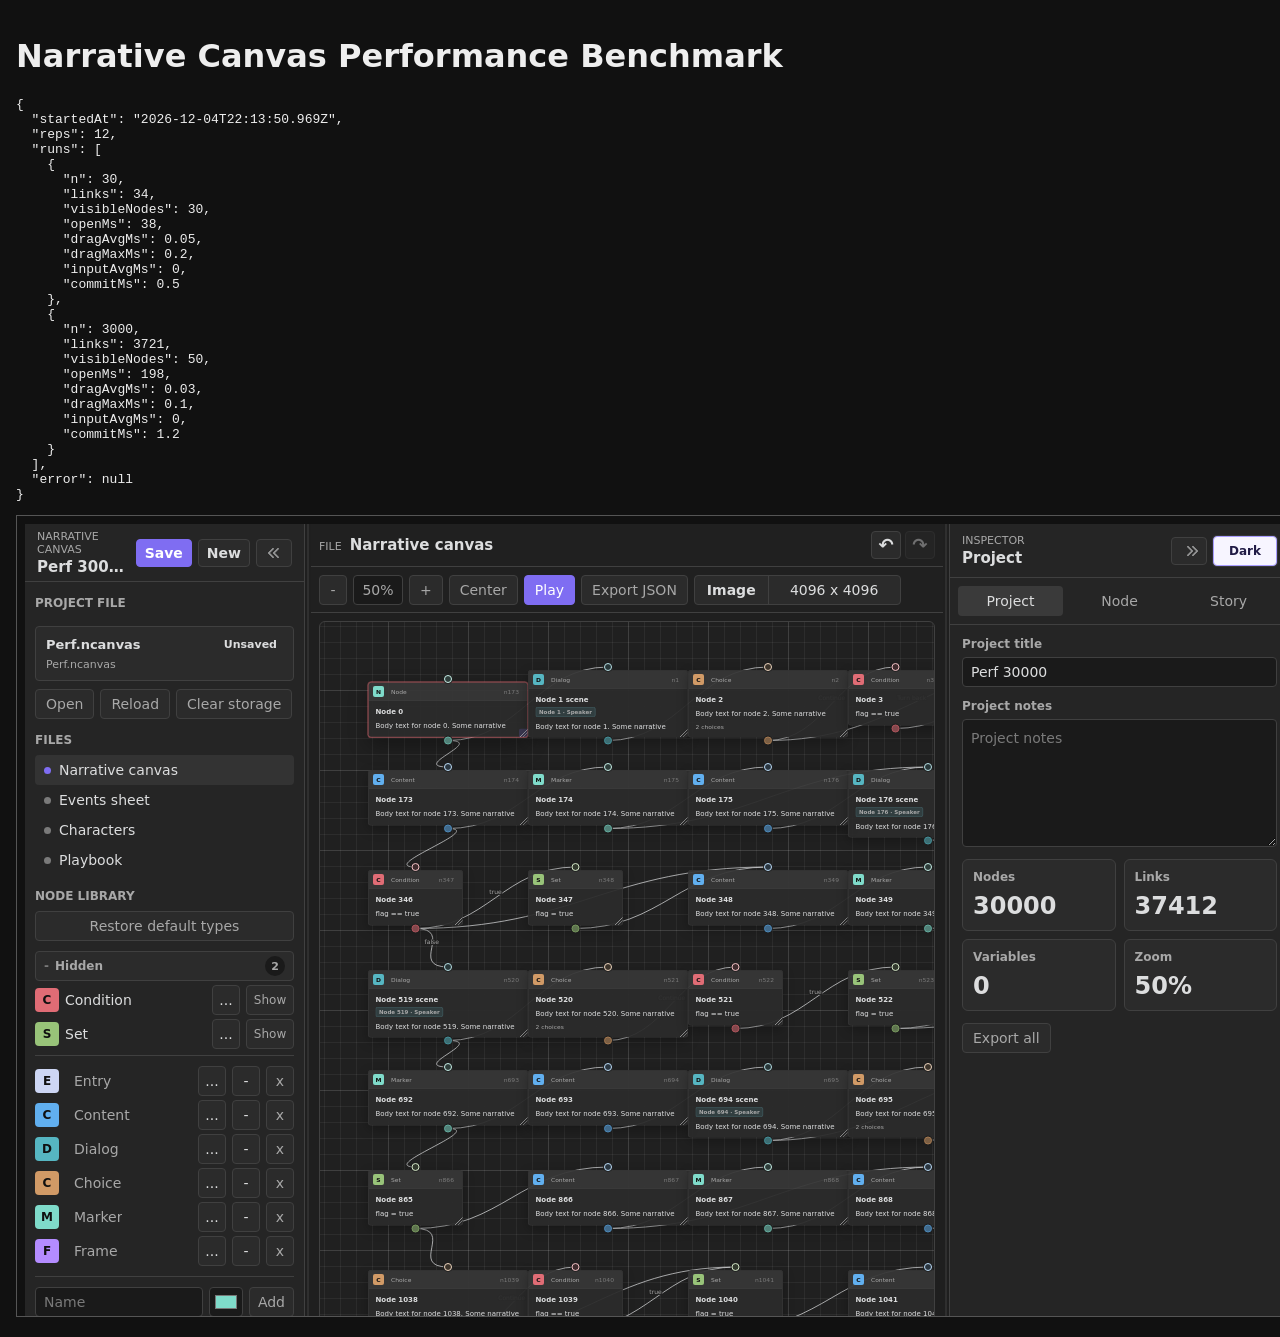
<file: tests/perf.html>
<!doctype html>
<html lang="en">
  <head>
    <meta charset="utf-8">
    <title>Narrative Canvas Performance Benchmark</title>
    <style>
      body { margin: 0; padding: 16px; font-family: system-ui, sans-serif; background: #111; color: #eee; }
      iframe { width: 1280px; height: 800px; border: 1px solid #555; }
      #perf-report { white-space: pre-wrap; }
    </style>
  </head>
  <body data-perf-status="running">
    <h1>Narrative Canvas Performance Benchmark</h1>
    <pre id="perf-report">running</pre>
    <script>
      // Reports real wall-clock timings. MUST be run WITHOUT Chrome's
      // --virtual-time-budget (that virtualizes performance.now() and would
      // report ~0ms for synchronous work). The PowerShell driver collects
      // results via an Image() beacon to a local HttpListener.

      const params = new URLSearchParams(window.location.search);
      const beaconPort = params.get("port") || "";
      const sizes = (params.get("sizes") || "30,3000,30000")
        .split(",").map((value) => Number.parseInt(value.trim(), 10)).filter((value) => value > 0);
      const reps = Number.parseInt(params.get("reps") || "12", 10);
      const skip = (params.get("skip") || "").split(",").map((s) => s.trim());

      const report = { startedAt: new Date().toISOString(), reps, runs: [], error: null };

      function wait(ms) { return new Promise((resolve) => setTimeout(resolve, ms)); }
      // Headless pages are "hidden", so requestAnimationFrame can be paused. Resolve
      // on rAF if it fires, otherwise fall back to a timer so control flow never hangs.
      function nextFrame() {
        return new Promise((resolve) => {
          let done = false;
          const finish = () => { if (!done) { done = true; resolve(); } };
          requestAnimationFrame(finish);
          setTimeout(finish, 60);
        });
      }

      async function waitFor(predicate, timeout = 30000) {
        const started = performance.now();
        while (performance.now() - started < timeout) {
          if (predicate()) return true;
          await wait(20);
        }
        return false;
      }

      function median(values) {
        if (!values.length) return 0;
        const sorted = [...values].sort((a, b) => a - b);
        const mid = Math.floor(sorted.length / 2);
        return sorted.length % 2 ? sorted[mid] : (sorted[mid - 1] + sorted[mid]) / 2;
      }
      function round(value) { return Math.round(value * 100) / 100; }

      function phase(name) {
        if (!beaconPort) return;
        try { const i = new Image(); i.src = `http://127.0.0.1:${beaconPort}/phase?data=${encodeURIComponent(name)}`; } catch (e) {}
      }

      const projectBaseUrl = new URL("../", window.location.href);
      function assetUrl(path) { return new URL(path, projectBaseUrl).href; }

      function extractBodyHtml(html) {
        const match = html.match(/<body[^>]*>([\s\S]*?)<\/body>/i);
        const bodyHtml = match ? match[1] : html;
        return bodyHtml
          .replace(/<script\b[\s\S]*?<\/script>/gi, "")
          .replace(/<link\b[^>]*rel=["']stylesheet["'][^>]*>/gi, "");
      }

      function scopeCanvasCss(source) {
        const keyframes = [];
        let css = source
          .replace(/:root/g, ".narrative-canvas-plugin-host")
          .replace(/(^|})\s*html\s*,\s*body\s*{/g, "$1\n.narrative-canvas-plugin-host {")
          .replace(/(^|})\s*body\s*{/g, "$1\n.narrative-canvas-plugin-host {");
        css = css.replace(/@keyframes\s+[-_a-zA-Z0-9]+\s*{(?:[^{}]|{[^{}]*})*}/g, (match) => {
          const token = `__NARRATIVE_CANVAS_KEYFRAMES_${keyframes.length}__`;
          keyframes.push(match);
          return token;
        });
        css = css.replace(/(^|[{}])\s*([^@{}][^{]+)\s*{/g, (match, boundary, selectorText) => {
          const selectors = selectorText.split(",").map((s) => s.trim()).filter(Boolean)
            .map((s) => s.startsWith(".narrative-canvas-plugin-host") ? s : `.narrative-canvas-plugin-host ${s}`);
          return `${boundary}\n${selectors.join(", ")} {`;
        });
        return css.replace(/__NARRATIVE_CANVAS_KEYFRAMES_(\d+)__/g, (_m, index) => keyframes[Number(index)] || "");
      }

      // Build a saved-state payload with N nodes laid out in a grid plus a chain
      // of links and some cross links, so the graph resembles a large real project.
      function generateProject(n) {
        const types = ["Content", "Dialog", "Choice", "Condition", "Set", "Jump", "Marker"];
        const columns = Math.max(1, Math.round(Math.sqrt(n)));
        const spacingX = 320;
        const spacingY = 200;
        const nodes = [];
        const links = [];
        for (let index = 0; index < n; index += 1) {
          const type = index === 0 ? "Entry" : types[index % types.length];
          const col = index % columns;
          const row = Math.floor(index / columns);
          nodes.push({
            id: `n${index}`,
            type,
            title: `Node ${index}`,
            body: `Body text for node ${index}. Some narrative content to give the node realistic size.`,
            x: 120 + col * spacingX,
            y: 120 + row * spacingY,
            ...(type === "Choice" ? { choices: ["Continue", "Turn back"] } : {}),
            ...(type === "Set" ? { variable: "flag", value: "true" } : {}),
            ...(type === "Condition" ? { condition: "flag == true" } : {})
          });
          // Bound the longest directed path to ~O(sqrt(n)) so a branching graph is
          // exercised without a single deep chain (which would overflow the recursive
          // flow-order DFS). Chain within each row, plus a vertical spine between rows.
          if (col < columns - 1 && index + 1 < n) links.push({ id: `l${links.length}`, from: `n${index}`, to: `n${index + 1}` });
          if (col === 0 && index + columns < n) links.push({ id: `l${links.length}`, from: `n${index}`, to: `n${index + columns}` });
          if (col > 1 && index % 4 === 0) links.push({ id: `l${links.length}`, from: `n${index - 2}`, to: `n${index}` });
        }
        return {
          version: 1,
          savedAt: new Date().toISOString(),
          project: { title: `Perf ${n}`, notes: "", variables: {}, nodes, links },
          ui: { activeFileId: "adventure", theme: "dark" }
        };
      }

      async function loadPluginFrame(savedState) {
        const [html, css, appJs] = await Promise.all([
          fetch(assetUrl("index.html")).then((r) => r.text()),
          fetch(assetUrl("canvas.css")).then((r) => r.text()),
          fetch(assetUrl("app.js")).then((r) => r.text())
        ]);
        const frame = document.createElement("iframe");
        frame.title = "perf target";
        document.body.append(frame);
        const doc = frame.contentDocument;
        const win = frame.contentWindow;
        doc.open();
        doc.write("<!doctype html><html><head><meta charset=\"utf-8\"><title>Perf Host</title></head><body></body></html>");
        doc.close();

        const style = doc.createElement("style");
        style.textContent = scopeCanvasCss(css);
        doc.head.append(style);

        const host = doc.createElement("div");
        host.className = "narrative-canvas-plugin-host";
        host.innerHTML = extractBodyHtml(html);
        doc.body.append(host);

        win.NarrativeCanvasHost = {
          root: host,
          loadProject: async () => savedState,
          saveProject: async () => "Perf.ncanvas",
          getAutoSaveIntervalMs: () => 1000000,
          ensureProjectFile: async () => "Perf.ncanvas",
          createProjectFile: async () => "Perf.ncanvas",
          previewNewProjectFile: async () => "Perf.ncanvas",
          getProjectFile: () => "Perf.ncanvas"
        };

        const script = doc.createElement("script");
        script.textContent = appJs;
        doc.body.append(script);
        return { frame, win, doc };
      }

      function makePointer(win, type, target, clientX, clientY, extra = {}) {
        return target.dispatchEvent(new win.PointerEvent(type, {
          bubbles: true, cancelable: true, composed: true, view: win,
          pointerId: 7, pointerType: "mouse", isPrimary: true,
          button: 0, buttons: type === "pointerup" ? 0 : 1,
          clientX, clientY, ...extra
        }));
      }

      async function benchSize(n) {
        const savedState = generateProject(n);
        const linkCount = savedState.project.links.length;

        // Open cost: time only the synchronous load + renderAll inside init().
        // init() awaits host promises (microtasks, not throttled timers), so this
        // captures real CPU without depending on rAF/setTimeout in a hidden page.
        phase(`${n}:loadFrame`);
        const target = await loadPluginFrame(savedState);
        const { win, doc } = target;
        phase(`${n}:init`);
        const openStart = performance.now();
        await win.NarrativeCanvasApp.init();
        const openMs = performance.now() - openStart;
        phase(`${n}:openDone`);
        const viewport = doc.querySelector("#viewport") || doc.querySelector(".canvas-viewport");
        if (!doc.querySelector(".narrative-canvas-plugin-host .node[data-node-id]")) {
          throw new Error(`size ${n}: nodes never rendered`);
        }
        const visibleNodes = doc.querySelectorAll(".node[data-node-id]").length;

        // Headless performance.now() is clamped (~1ms), so amortize each op over K reps.
        const K = Math.max(4, reps);

        // ---- Drag bench: pointermove must be dispatched ON the viewport (a descendant
        // of which received pointerdown); dispatching on an ancestor would not reach it. ----
        let dragAvgMs = 0;
        let dragMaxMs = 0;
        let commitMs = 0;
        phase(`${n}:dragStart`);
        const handle = doc.querySelector(".node[data-node-id] .node-header[data-drag-handle]");
        if (handle && viewport && !skip.includes("drag")) {
          const rect = handle.getBoundingClientRect();
          let cx = rect.left + rect.width / 2;
          let cy = rect.top + rect.height / 2;
          makePointer(win, "pointerdown", handle, cx, cy);
          makePointer(win, "pointermove", viewport, cx + 1, cy + 1); // warmup
          const dragStart = performance.now();
          for (let i = 0; i < K; i += 1) {
            cx += (i % 2 ? 2 : -2); cy += 1;
            const t0 = performance.now();
            makePointer(win, "pointermove", viewport, cx, cy);
            dragMaxMs = Math.max(dragMaxMs, performance.now() - t0);
          }
          dragAvgMs = (performance.now() - dragStart) / K;
          const commitStart = performance.now();
          makePointer(win, "pointerup", viewport, cx, cy);
          commitMs = performance.now() - commitStart;
        }

        phase(`${n}:inputStart`);
        // ---- Input bench: edit the selected node's field, time K synchronous renders ----
        // Ensure a node is selected (selection normally happens via the drag bench;
        // select explicitly so input can be measured independently of drag).
        if (!doc.querySelector("[data-node-field]")) {
          const nodeEl = doc.querySelector(".node[data-node-id]");
          if (nodeEl) nodeEl.dispatchEvent(new win.MouseEvent("click", { bubbles: true, cancelable: true, view: win }));
        }
        let inputAvgMs = 0;
        const field = doc.querySelector("[data-node-field='body'], [data-node-field='title'], [data-node-field]");
        if (field && !skip.includes("input")) {
          field.focus();
          const inputSamples = [];
          // Yield + beacon per iteration so a slow setNodeField is visible (and a
          // hang reveals how many iterations completed).
          for (let i = 0; i < K; i += 1) {
            field.value = `edited ${i} ${Math.random().toString(36).slice(2, 8)}`;
            const t0 = performance.now();
            field.dispatchEvent(new win.Event("input", { bubbles: true }));
            const dt = performance.now() - t0;
            if (i > 0) inputSamples.push(dt);
            phase(`${n}:input${i}=${round(dt)}`);
            await wait(0);
          }
          inputAvgMs = median(inputSamples);
        }
        phase(`${n}:sizeDone`);

        target.frame.remove();

        return {
          n,
          links: linkCount,
          visibleNodes,
          openMs: round(openMs),
          dragAvgMs: round(dragAvgMs),
          dragMaxMs: round(dragMaxMs),
          inputAvgMs: round(inputAvgMs),
          commitMs: round(commitMs)
        };
      }

      function sendBeacon() {
        report.finishedAt = new Date().toISOString();
        report.status = report.error ? "fail" : "pass";
        document.body.setAttribute("data-perf-status", report.error ? "fail" : "done");
        document.querySelector("#perf-report").textContent = JSON.stringify(report, null, 2);
        if (beaconPort) {
          try {
            const url = `http://127.0.0.1:${beaconPort}/done?data=${encodeURIComponent(JSON.stringify(report))}`;
            const img = new Image();
            img.src = url;
          } catch (error) { /* ignore */ }
        }
      }

      async function run() {
        try {
          for (const n of sizes) {
            const result = await benchSize(n);
            report.runs.push(result);
            document.querySelector("#perf-report").textContent = JSON.stringify(report, null, 2);
          }
        } catch (error) {
          report.error = error && error.stack ? error.stack : String(error);
        } finally {
          sendBeacon();
        }
      }

      window.addEventListener("load", run, { once: true });
    </script>
  </body>
</html>
</file>
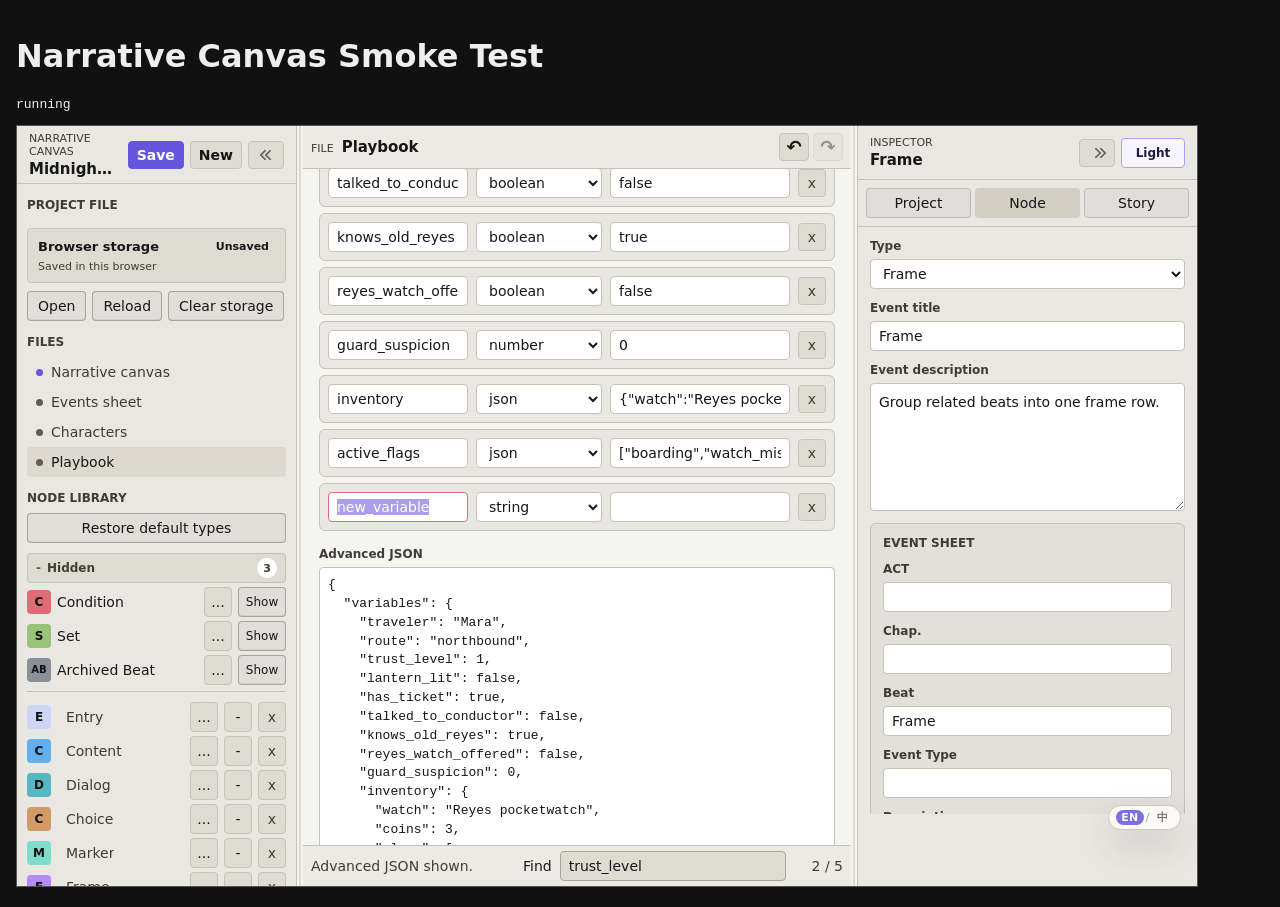
<file: tests/smoke.html>
<!doctype html>
<html lang="en">
  <head>
    <meta charset="utf-8">
    <title>Narrative Canvas Smoke Test</title>
    <style>
      body {
        margin: 0;
        padding: 16px;
        font-family: system-ui, sans-serif;
        background: #111;
        color: #eee;
      }

      iframe {
        width: 1180px;
        height: 760px;
        border: 1px solid #555;
      }

      #smoke-report {
        white-space: pre-wrap;
      }
    </style>
  </head>
  <body data-smoke-status="running">
    <h1>Narrative Canvas Smoke Test</h1>
    <pre id="smoke-report">running</pre>
    <script>
      const report = {
        startedAt: new Date().toISOString(),
        tests: [],
        failures: []
      };
      const WEB_STORAGE_KEY = "narrative-canvas-state-v1";

      function record(name, status, detail = "") {
        report.tests.push({ name, status, detail });
      }

      function pass(name, detail = "") {
        record(name, "pass", detail);
      }

      function fail(name, detail = "") {
        record(name, "fail", detail);
        report.failures.push({ name, detail });
      }

      function assert(name, condition, detail = "") {
        if (condition) pass(name, detail);
        else fail(name, detail);
      }

      function wait(ms) {
        return new Promise((resolve) => setTimeout(resolve, ms));
      }

      async function waitFor(name, predicate, timeout = 4000) {
        const started = performance.now();
        while (performance.now() - started < timeout) {
          if (predicate()) {
            pass(name);
            return true;
          }
          await wait(50);
        }
        fail(name, "Timed out");
        return false;
      }

      function setControlValue(win, element, value) {
        element.focus();
        element.value = value;
        element.dispatchEvent(new win.Event("input", { bubbles: true }));
        element.dispatchEvent(new win.Event("change", { bubbles: true }));
      }

      function click(element) {
        element.dispatchEvent(new MouseEvent("click", { bubbles: true, cancelable: true, view: element.ownerDocument.defaultView }));
      }

      function getPortHitInfo(doc, port) {
        if (!port) return null;
        const viewport = doc.querySelector("#canvasViewport");
        const viewportRect = viewport?.getBoundingClientRect();
        const rect = port.getBoundingClientRect();
        const cx = rect.left + rect.width / 2;
        const cy = rect.top + rect.height / 2;
        const hit = doc.elementFromPoint(cx, cy);
        return {
          port,
          rect,
          hit,
          inViewport: Boolean(viewportRect
            && cx >= viewportRect.left
            && cx <= viewportRect.right
            && cy >= viewportRect.top
            && cy <= viewportRect.bottom),
          isHitTarget: hit?.closest("[data-port]") === port
        };
      }

      function findClickablePort(doc, kind, excludeNodeId = "") {
        return [...doc.querySelectorAll(`.port.${kind}[data-node-id]`)]
          .map((port) => getPortHitInfo(doc, port))
          .find((info) => info
            && info.inViewport
            && info.isHitTarget
            && !doc.querySelector(`.node.frame[data-node-id='${info.port.dataset.nodeId}']`)
            && (!excludeNodeId || info.port.dataset.nodeId !== excludeNodeId));
      }

      function isElementHidden(win, element) {
        if (!element) return true;
        const style = win.getComputedStyle(element);
        return Boolean(element.closest("[hidden]")) || element.hidden || style.display === "none" || style.visibility === "hidden";
      }

      function isTransparentColor(value) {
        return value === "transparent" || value === "rgba(0, 0, 0, 0)";
      }

      function hasHiddenBorder(style, side) {
        const prefix = `border${side}`;
        return style[`${prefix}Width`] === "0px" || isTransparentColor(style[`${prefix}Color`]);
      }

      function hasCollapsedToggleRule(doc) {
        try {
          return [...doc.styleSheets].some((sheet) => [...sheet.cssRules]
            .some((rule) => String(rule.cssText || "").includes("sidebar-toggle-button[aria-expanded=\"false\"]")));
        } catch (error) {
          return false;
        }
      }

      function verticalCentersAligned(first, second, tolerance = 2) {
        const firstRect = first.getBoundingClientRect();
        const secondRect = second.getBoundingClientRect();
        const firstCenter = firstRect.top + firstRect.height / 2;
        const secondCenter = secondRect.top + secondRect.height / 2;
        return Math.abs(firstCenter - secondCenter) <= tolerance;
      }

      function verticalCenterDetail(first, second) {
        const firstRect = first.getBoundingClientRect();
        const secondRect = second.getBoundingClientRect();
        return `left=${(firstRect.top + firstRect.height / 2).toFixed(1)} right=${(secondRect.top + secondRect.height / 2).toFixed(1)}`;
      }

      function parseRgb(value) {
        const match = String(value || "").match(/rgba?\(([^)]+)\)/i);
        if (!match) return null;
        const parts = match[1].split(/,\s*/).map((part) => Number.parseFloat(part));
        if (parts.length < 3 || parts.some((part) => Number.isNaN(part))) return null;
        return parts.slice(0, 3);
      }

      function relativeLuminance(rgb) {
        return rgb
          .map((channel) => {
            const value = channel / 255;
            return value <= 0.03928 ? value / 12.92 : Math.pow((value + 0.055) / 1.055, 2.4);
          })
          .reduce((sum, value, index) => sum + value * [0.2126, 0.7152, 0.0722][index], 0);
      }

      function contrastRatio(colorA, colorB) {
        const rgbA = parseRgb(colorA);
        const rgbB = parseRgb(colorB);
        if (!rgbA || !rgbB) return 0;
        const light = Math.max(relativeLuminance(rgbA), relativeLuminance(rgbB));
        const dark = Math.min(relativeLuminance(rgbA), relativeLuminance(rgbB));
        return (light + 0.05) / (dark + 0.05);
      }

      function assertReadableLightThemeToggle(label, win, button, stateName) {
        const style = win.getComputedStyle(button);
        const contrast = contrastRatio(style.color, style.backgroundColor);
        const background = parseRgb(style.backgroundColor) || [0, 0, 0];
        const isLightBackground = Math.min(...background) >= 220;
        assert(
          `${label}: theme toggle ${stateName} state is readable on light background`,
          contrast >= 4.5 && isLightBackground,
          `contrast=${contrast.toFixed(2)} color=${style.color} bg=${style.backgroundColor}`
        );
      }

      function readSavedProject(win) {
        const latestPluginSave = win.__saveProjectCalls?.[win.__saveProjectCalls.length - 1] || "";
        const raw = latestPluginSave || win.localStorage?.getItem(WEB_STORAGE_KEY) || "";
        return raw ? JSON.parse(raw) : null;
      }

      async function verifyCanDeleteAllCharactersAndVariables(label, win, doc) {
        click(doc.querySelector("[data-file-id='characters']"));
        await waitFor(`${label}: characters page opens for delete-all check`, () => Boolean(doc.querySelector("#charactersPanel")));
        const characterSearch = doc.querySelector("[data-character-search]");
        if (characterSearch?.value) {
          setControlValue(win, characterSearch, "");
          await wait(80);
        }
        click(doc.querySelector("[data-action='add-character']"));
        await waitFor(`${label}: character can be added before delete-all check`, () => Boolean(doc.querySelector("#charactersPanel [data-action='delete-character']")));
        const deleteCharacterButton = doc.querySelector("#charactersPanel [data-action='delete-character']");
        if (deleteCharacterButton) click(deleteCharacterButton);
        await waitFor(`${label}: last character can be deleted`, () => doc.querySelector("#charactersPanel")?.textContent.includes("No characters yet."));
        await win.NarrativeCanvasApp.save({ silent: true });
        const savedWithoutCharacters = readSavedProject(win);
        assert(
          `${label}: deleting last character saves empty character list`,
          Array.isArray(savedWithoutCharacters?.project?.characters) && savedWithoutCharacters.project.characters.length === 0
        );

        click(doc.querySelector("[data-file-id='variables']"));
        await waitFor(`${label}: playbook opens for delete-all check`, () => Boolean(doc.querySelector("#variablesPanel")));
        if (!doc.querySelector("#variablesPanel [data-action='delete-variable']")) {
          click(doc.querySelector("#variablesPanel [data-action='add-variable']"));
          await waitFor(`${label}: variable can be added before delete-all check`, () => Boolean(doc.querySelector("#variablesPanel [data-action='delete-variable']")));
        }
        for (let guard = 0; guard < 12; guard += 1) {
          const deleteButton = doc.querySelector("#variablesPanel [data-action='delete-variable']");
          if (!deleteButton) break;
          click(deleteButton);
          await wait(80);
        }
        await waitFor(`${label}: last variable can be deleted`, () => !doc.querySelector("#variablesPanel [data-action='delete-variable']") && doc.querySelector("#variablesPanel")?.textContent.includes("No variables yet."));
        await win.NarrativeCanvasApp.save({ silent: true });
        const savedWithoutVariables = readSavedProject(win);
        assert(
          `${label}: deleting last variable saves empty variables object`,
          savedWithoutVariables?.project?.variables
            && !Array.isArray(savedWithoutVariables.project.variables)
            && Object.keys(savedWithoutVariables.project.variables).length === 0
        );
        click(doc.querySelector("#variablesPanel [data-action='add-variable']"));
        await waitFor(`${label}: add variable still works after deleting all variables`, () => Boolean(doc.querySelector("#variablesPanel [data-action='delete-variable']")));
        for (let guard = 0; guard < 4; guard += 1) {
          const deleteButton = doc.querySelector("#variablesPanel [data-action='delete-variable']");
          if (!deleteButton) break;
          click(deleteButton);
          await wait(80);
        }
        await win.NarrativeCanvasApp.save({ silent: true });
        const savedAfterSecondDelete = readSavedProject(win);
        assert(
          `${label}: variable can be deleted again after re-adding`,
          savedAfterSecondDelete?.project?.variables
            && !Array.isArray(savedAfterSecondDelete.project.variables)
            && Object.keys(savedAfterSecondDelete.project.variables).length === 0
        );
      }

      function extractBodyHtml(html) {
        const match = html.match(/<body[^>]*>([\s\S]*?)<\/body>/i);
        const bodyHtml = match ? match[1] : html;
        return bodyHtml
          .replace(/<script\b[\s\S]*?<\/script>/gi, "")
          .replace(/<link\b[^>]*rel=["']stylesheet["'][^>]*>/gi, "");
      }

      const projectBaseUrl = new URL("../", window.location.href);

      function assetUrl(path) {
        return new URL(path, projectBaseUrl).href;
      }

      function scopeCanvasCss(source) {
        const keyframes = [];
        let css = source
          .replace(/:root/g, ".narrative-canvas-plugin-host")
          .replace(/(^|})\s*html\s*,\s*body\s*{/g, "$1\n.narrative-canvas-plugin-host {")
          .replace(/(^|})\s*body\s*{/g, "$1\n.narrative-canvas-plugin-host {");

        css = css.replace(/@keyframes\s+[-_a-zA-Z0-9]+\s*{(?:[^{}]|{[^{}]*})*}/g, (match) => {
          const token = `__NARRATIVE_CANVAS_KEYFRAMES_${keyframes.length}__`;
          keyframes.push(match);
          return token;
        });

        css = css.replace(/(^|[{}])\s*([^@{}][^{]+)\s*{/g, (match, boundary, selectorText) => {
          const selectors = selectorText
            .split(",")
            .map((selector) => selector.trim())
            .filter(Boolean)
            .map((selector) => selector.startsWith(".narrative-canvas-plugin-host")
              ? selector
              : `.narrative-canvas-plugin-host ${selector}`);

          return `${boundary}\n${selectors.join(", ")} {`;
        });

        return css.replace(/__NARRATIVE_CANVAS_KEYFRAMES_(\d+)__/g, (_match, index) => keyframes[Number(index)] || "");
      }

      async function loadWebFrame() {
        window.localStorage?.removeItem(WEB_STORAGE_KEY);
        const frame = document.createElement("iframe");
        frame.title = "web smoke target";
        frame.src = `${assetUrl("index.html")}?smoke=${Date.now()}`;
        document.body.append(frame);
        await new Promise((resolve, reject) => {
          frame.addEventListener("load", resolve, { once: true });
          frame.addEventListener("error", reject, { once: true });
        });
        const win = frame.contentWindow;
        const doc = frame.contentDocument;
        await waitFor("web app ready", () => Boolean(win.NarrativeCanvasApp && doc.querySelector(".app-shell[data-theme]")));
        return { frame, win, doc };
      }

      async function loadPluginFrame(options = {}) {
        const [html, css, appJs] = await Promise.all([
          fetch(assetUrl("index.html")).then((response) => response.text()),
          fetch(assetUrl("canvas.css")).then((response) => response.text()),
          fetch(assetUrl("app.js")).then((response) => response.text())
        ]);
        const frame = document.createElement("iframe");
        frame.title = "plugin smoke target";
        document.body.append(frame);
        const doc = frame.contentDocument;
        const win = frame.contentWindow;
        doc.open();
        doc.write("<!doctype html><html><head><meta charset=\"utf-8\"><title>Plugin Host Smoke</title></head><body></body></html>");
        doc.close();

        const style = doc.createElement("style");
        style.textContent = scopeCanvasCss(css);
        doc.head.append(style);

        const host = doc.createElement("div");
        host.className = "narrative-canvas-plugin-host";
        host.innerHTML = extractBodyHtml(html);
        doc.body.append(host);

        let ensuredProjectPath = "";
        let newProjectIndex = 0;
        win.__sampleEnsureOptions = null;
        win.__saveProjectCalls = [];
        win.__createdProjectPaths = [];
        win.__createdProjectStates = [];
        win.__createdProjectOptions = [];
        win.NarrativeCanvasHost = {
          root: host,
          loadProject: async () => null,
          saveProject: async (savedStateJson) => {
            win.__saveProjectCalls.push(savedStateJson);
            ensuredProjectPath = "Smoke.ncanvas";
            return ensuredProjectPath;
          },
          getLanguage: () => options.language || "en",
          getAutoSaveIntervalMs: () => 1000,
          ensureProjectFile: async (_savedStateJson, options) => {
            win.__sampleEnsureOptions = options || null;
            ensuredProjectPath = options?.filenameOverride || "Sample-smoke.ncanvas";
            return ensuredProjectPath;
          },
          createProjectFile: async (savedStateJson, options = {}) => {
            newProjectIndex += 1;
            const title = options.filenameProjectTitle || "Untitled";
            ensuredProjectPath = `${title}-smoke-${newProjectIndex}.ncanvas`;
            win.__createdProjectPaths.push(ensuredProjectPath);
            win.__createdProjectStates.push(JSON.parse(savedStateJson));
            win.__createdProjectOptions.push(options);
            return ensuredProjectPath;
          },
          previewNewProjectFile: async (_savedStateJson, options = {}) => `${options.filenameProjectTitle || "Untitled"}-smoke-${newProjectIndex + 1}.ncanvas`,
          getProjectFile: () => ensuredProjectPath
        };

        const script = doc.createElement("script");
        script.textContent = appJs;
        doc.body.append(script);
        await win.NarrativeCanvasApp.init();
        await waitFor("plugin app ready", () => Boolean(doc.querySelector(".narrative-canvas-plugin-host .app-shell[data-theme]")));
        return { frame, win, doc };
      }

      async function runCoreChecks(label, target) {
        const { win, doc } = target;
        const root = doc.querySelector(".app-shell");
        assert(`${label}: app shell exists`, Boolean(root));
        assert(`${label}: no startup error`, !doc.querySelector(".startup-error"));
        assert(`${label}: export scale select exists`, Boolean(doc.querySelector("#exportImageScale")));
        assert(`${label}: theme toggle exists`, Boolean(doc.querySelector("#themeToggle")));
        assert(`${label}: project file status exists`, Boolean(doc.querySelector("#projectFileName")));
        const clearStorageButton = doc.querySelector("[data-action='clear-browser-storage']");
        if ("__saveProjectCalls" in win) {
          assert(`${label}: clear browser storage is hidden in plugin`, isElementHidden(win, clearStorageButton));
        } else {
          assert(`${label}: clear browser storage is available on web`, clearStorageButton && !isElementHidden(win, clearStorageButton));
        }
        if ("__sampleEnsureOptions" in win) {
          assert(`${label}: init does not create sample project`, win.__sampleEnsureOptions === null);
        }
        if (win.__sampleEnsureOptions) {
          assert(`${label}: sample project filename is Sample`, win.__sampleEnsureOptions.filenameOverride === "Sample.ncanvas");
        }
        const toolbar = doc.querySelector("#workspaceToolbar");
        assert(`${label}: canvas toolbar exists`, Boolean(toolbar));
        assert(`${label}: canvas toolbar starts visible`, !isElementHidden(win, toolbar));
        assert(`${label}: auto-layout buttons are not shown`, !doc.querySelector("[data-action='auto-layout']"));
        assert(`${label}: canvas HTML export button is not shown`, !doc.querySelector("#workspaceToolbar [data-action='export-html']"));
        const undoButton = doc.querySelector("#undoButton");
        const redoButton = doc.querySelector("#redoButton");
        assert(`${label}: history controls live in workspace header`, undoButton?.closest(".workspace-global-bar") && redoButton?.closest(".workspace-global-bar"));
        assert(`${label}: history controls are not floating over canvas`, !doc.querySelector(".canvas-frame #undoButton") && !doc.querySelector(".canvas-frame #redoButton"));
        assert(`${label}: image export controls are grouped`, Boolean(doc.querySelector(".export-image-controls .export-image-button + .export-image-scale-label")));
        const imageButtonRect = doc.querySelector(".export-image-button")?.getBoundingClientRect();
        const imageScaleRect = doc.querySelector(".export-image-controls .toolbar-select")?.getBoundingClientRect();
        assert(
          `${label}: image export button segments align`,
          imageButtonRect && imageScaleRect
            && Math.abs(imageButtonRect.top - imageScaleRect.top) <= 1
            && Math.abs(imageButtonRect.height - imageScaleRect.height) <= 1,
          `button=${imageButtonRect?.top.toFixed(1)}/${imageButtonRect?.height.toFixed(1)} scale=${imageScaleRect?.top.toFixed(1)}/${imageScaleRect?.height.toFixed(1)}`
        );
        const imageScaleStyle = win.getComputedStyle(doc.querySelector(".export-image-controls .toolbar-select"));
        assert(
          `${label}: image export select padding is balanced`,
          imageScaleStyle.paddingLeft === imageScaleStyle.paddingRight,
          `left=${imageScaleStyle.paddingLeft} right=${imageScaleStyle.paddingRight}`
        );

        const themeButton = doc.querySelector("#themeToggle");
        const themeMarker = win.getComputedStyle(themeButton, "::before");
        assert(`${label}: theme toggle has no marker`, themeMarker.content === "none" || themeMarker.display === "none");
        assertReadableLightThemeToggle(label, win, themeButton, "initial");
        const beforeTheme = root.getAttribute("data-theme");
        click(themeButton);
        await wait(80);
        assert(`${label}: theme toggles`, root.getAttribute("data-theme") !== beforeTheme);
        assertReadableLightThemeToggle(label, win, themeButton, "toggled");

        const scale = doc.querySelector("#exportImageScale");
        const scaleOptions = [...scale.options].map((option) => option.textContent.trim());
        assert(
          `${label}: export size options use pixel dimensions`,
          scaleOptions.join("|") === "4096 x 4096|6144 x 6144|8192 x 8192|12000 x 12000",
          scaleOptions.join("|")
        );
        setControlValue(win, scale, "2");
        assert(`${label}: export scale can change`, scale.value === "2");
        click(doc.querySelector("[data-action='add-node'][data-type='Marker']"));
        await waitFor(`${label}: marker node added for auto-size check`, () => doc.querySelector(".node.selected .node-title")?.textContent === "Marker");
        const autoSizeNodeBefore = doc.querySelector(".node.selected") || doc.querySelector(".node[data-node-id]");
        const autoSizeWidthBefore = Number.parseFloat(autoSizeNodeBefore?.style.width || "0");
        const titleInput = doc.querySelector("[data-node-field='title']");
        setControlValue(win, titleInput, "A very long narrative node title that should expand the default node width");
        await waitFor(`${label}: long title expands default node width`, () => {
          const autoSizeNodeAfter = doc.querySelector(".node.selected") || doc.querySelector(".node[data-node-id]");
          return Number.parseFloat(autoSizeNodeAfter?.style.width || "0") > autoSizeWidthBefore + 20;
        });
        const clippedNode = doc.querySelector(".node.selected") || doc.querySelector(".node[data-node-id]");
        assert(`${label}: node clips shrunken content`, win.getComputedStyle(clippedNode).overflow === "hidden");
        assert(`${label}: node body text clips inside border`, win.getComputedStyle(clippedNode.querySelector(".node-text")).overflow === "hidden");
        for (let index = 0; index < 8; index += 1) {
          click(doc.querySelector("[data-action='zoom-out']"));
        }
        assert(`${label}: canvas can zoom out to 3 percent`, doc.querySelector("#zoomReadout")?.textContent === "3%");
        await wait(80);
        const canvasNodeBeforeFileSwitch = doc.querySelector(".node[data-node-id]");
        const canvasNodeCountBeforeFileSwitch = doc.querySelectorAll(".node[data-node-id]").length;

        click(doc.querySelector("[data-file-id='characters']"));
        await waitFor(`${label}: characters opens`, () => Boolean(doc.querySelector("[data-character-search]")));
        assert(`${label}: canvas toolbar hides on characters`, isElementHidden(win, toolbar));
        const characterSearch = doc.querySelector("[data-character-search]");
        assert(`${label}: character search lives in bottom status bar`, characterSearch?.closest(".status-bar") && !characterSearch.closest(".document-header"));
        assert(`${label}: character search is visible at bottom`, !isElementHidden(win, characterSearch));
        assert(`${label}: canvas query hides on characters`, isElementHidden(win, doc.querySelector("#queryInput")));
        const characterGrid = doc.querySelector(".character-grid");
        const characterGridStyle = win.getComputedStyle(characterGrid);
        assert(
          `${label}: character cards use masonry grid`,
          characterGridStyle.display === "grid" && doc.querySelector(".character-column") && Number.parseFloat(characterGridStyle.gap) >= 12,
          `display=${characterGridStyle.display} gap=${characterGridStyle.gap} columns=${doc.querySelectorAll(".character-column").length}`
        );
        const characterCard = doc.querySelector(".character-card");
        assert(`${label}: character cards do not overflow`, characterCard && characterCard.scrollWidth <= characterCard.clientWidth + 1, `scroll=${characterCard?.scrollWidth} client=${characterCard?.clientWidth}`);
        setControlValue(win, characterSearch, "mara");
        assert(`${label}: characters search accepts input`, characterSearch.value === "mara");
        assert(`${label}: character filter bar updates`, doc.querySelector("[data-character-filter-bar]")?.textContent.toLowerCase().includes("mara"));

        click(doc.querySelector("[data-file-id='events']"));
        await waitFor(`${label}: events opens`, () => Boolean(doc.querySelector("[data-event-search]")));
        assert(`${label}: canvas toolbar hides on events`, isElementHidden(win, toolbar));
        const eventSearch = doc.querySelector("[data-event-search]");
        assert(`${label}: event search lives in bottom status bar`, eventSearch?.closest(".status-bar") && !eventSearch.closest(".document-header"));
        assert(`${label}: event search is visible at bottom`, !isElementHidden(win, eventSearch));
        assert(`${label}: character search hides on events`, isElementHidden(win, characterSearch));
        assert(`${label}: sample event sheet shows custom columns`, doc.body.textContent.includes("Location") && doc.body.textContent.includes("Clue Status"));
        assert(`${label}: sample event sheet uses custom story event class`, doc.body.textContent.includes("Story Sequence"));
        assert(`${label}: sample event sheet shows hidden-column restore`, doc.body.textContent.includes("Status"));
        const eventFilterChip = doc.querySelector("[data-event-filter-bar] .filter-chip");
        const firstEventGroupHeader = doc.querySelector(".event-sheet-group-header");
        const filterRect = eventFilterChip?.getBoundingClientRect();
        const groupHeaderRect = firstEventGroupHeader?.getBoundingClientRect();
        assert(
          `${label}: event filter bar does not overlap first group heading`,
          filterRect && groupHeaderRect && filterRect.bottom + 2 <= groupHeaderRect.top,
          `filterBottom=${filterRect?.bottom.toFixed(1)} groupTop=${groupHeaderRect?.top.toFixed(1)}`
        );
        const firstEventSheetScroll = doc.querySelector(".event-sheet-scroll");
        assert(
          `${label}: event sheet scrolls horizontally instead of squeezing columns`,
          firstEventSheetScroll && firstEventSheetScroll.scrollWidth > firstEventSheetScroll.clientWidth + 1,
          `scroll=${firstEventSheetScroll?.scrollWidth} client=${firstEventSheetScroll?.clientWidth}`
        );
        firstEventSheetScroll.scrollLeft = Math.min(180, firstEventSheetScroll.scrollWidth - firstEventSheetScroll.clientWidth);
        await wait(40);
        const eventScrollLeftBeforeResize = firstEventSheetScroll.scrollLeft;
        const eventColumnResizeHandle = doc.querySelector("[data-event-column-resize='eventDescription']")
          || doc.querySelector("[data-event-column-resize]");
        const eventColumnResizeRect = eventColumnResizeHandle?.getBoundingClientRect();
        assert(`${label}: event column resize handle is available`, Boolean(eventColumnResizeHandle && eventColumnResizeRect));
        eventColumnResizeHandle.dispatchEvent(new win.PointerEvent("pointerdown", {
          bubbles: true,
          cancelable: true,
          pointerId: 41,
          button: 0,
          clientX: eventColumnResizeRect.right - 1,
          clientY: eventColumnResizeRect.top + eventColumnResizeRect.height / 2
        }));
        win.dispatchEvent(new win.PointerEvent("pointermove", {
          bubbles: true,
          cancelable: true,
          pointerId: 41,
          button: 0,
          clientX: eventColumnResizeRect.right + 36,
          clientY: eventColumnResizeRect.top + eventColumnResizeRect.height / 2
        }));
        win.dispatchEvent(new win.PointerEvent("pointerup", {
          bubbles: true,
          cancelable: true,
          pointerId: 41,
          button: 0,
          clientX: eventColumnResizeRect.right + 36,
          clientY: eventColumnResizeRect.top + eventColumnResizeRect.height / 2
        }));
        await wait(100);
        const eventScrollAfterResize = doc.querySelector(".event-sheet-scroll");
        assert(
          `${label}: event column resize preserves horizontal scroll`,
          eventScrollLeftBeforeResize > 0 && eventScrollAfterResize?.scrollLeft >= eventScrollLeftBeforeResize - 2,
          `before=${eventScrollLeftBeforeResize} after=${eventScrollAfterResize?.scrollLeft}`
        );
        const eventShell = doc.querySelector(".event-sheet-shell");
        const eventShellRect = eventShell?.getBoundingClientRect();
        eventShell?.dispatchEvent(new win.MouseEvent("contextmenu", {
          bubbles: true,
          cancelable: true,
          view: win,
          clientX: eventShellRect ? eventShellRect.left + 40 : 0,
          clientY: eventShellRect ? eventShellRect.top + 120 : 0
        }));
        await wait(60);
        assert(`${label}: events sheet right-click does not open canvas context menu`, doc.querySelector("#nodeContextMenu")?.hidden !== false);
        click(doc.querySelector("[data-action='add-node'][data-type='Event']"));
        await waitFor(`${label}: add frame returns to canvas`, () => root.getAttribute("data-active-file") === "adventure" && doc.querySelector(".node.selected"));
        const addedFrameId = doc.querySelector(".node.selected")?.dataset.nodeId || "";
        const projectAfterFrameAdd = win.NarrativeCanvasApp.getSavedState()?.project || {};
        const frameTypes = new Set((projectAfterFrameAdd.nodeTypes || [])
          .filter((typeDef) => typeDef.kind === "frame")
          .map((typeDef) => typeDef.type));
        const effectiveLayerOrder = (node, index) => Number.isFinite(node.layerOrder)
          ? node.layerOrder
          : (frameTypes.has(node.type) ? 0 : 1000000) + index;
        const addedFrameNode = (projectAfterFrameAdd.nodes || []).find((node) => node.id === addedFrameId);
        const addedFrameIndex = (projectAfterFrameAdd.nodes || []).findIndex((node) => node.id === addedFrameId);
        const addedFrameOrder = addedFrameNode ? effectiveLayerOrder(addedFrameNode, addedFrameIndex) : Number.NaN;
        const regularNodeOrders = (projectAfterFrameAdd.nodes || [])
          .map((node, index) => ({ node, order: effectiveLayerOrder(node, index) }))
          .filter((item) => !frameTypes.has(item.node.type))
          .map((item) => item.order);
        const olderDefaultFrameOrders = (projectAfterFrameAdd.nodes || [])
          .map((node, index) => ({ node, order: effectiveLayerOrder(node, index) }))
          .filter((item) => item.node.id !== addedFrameId && frameTypes.has(item.node.type) && item.order < 1000000)
          .map((item) => item.order);
        assert(`${label}: new frame defaults below regular nodes`, addedFrameOrder < Math.min(...regularNodeOrders));
        assert(`${label}: new frame defaults above older default frames`, olderDefaultFrameOrders.every((order) => addedFrameOrder > order));
        if (label === "web") {
          const addedFrameCard = doc.querySelector(`.node.frame[data-node-id='${addedFrameId}']`);
          const addedFrameCollapseButton = addedFrameCard?.querySelector("[data-action='toggle-frame-collapse']");
          const addedFrameCollapseRect = addedFrameCollapseButton?.getBoundingClientRect();
          const linkLayer = doc.querySelector("#linkLayer");
          linkLayer?.dispatchEvent(new win.MouseEvent("click", {
            bubbles: true,
            cancelable: true,
            view: win,
            clientX: addedFrameCollapseRect ? addedFrameCollapseRect.left + addedFrameCollapseRect.width / 2 : 0,
            clientY: addedFrameCollapseRect ? addedFrameCollapseRect.top + addedFrameCollapseRect.height / 2 : 0
          }));
          await waitFor(`${label}: frame collapse button works when covered by link layer`, () => doc.querySelector(`.node.frame.collapsed[data-node-id='${addedFrameId}']`));
          const collapsedFrameCard = doc.querySelector(`.node.frame[data-node-id='${addedFrameId}']`);
          const collapsedFrameRectBeforeDrag = collapsedFrameCard?.getBoundingClientRect();
          const collapsedFrameHeader = collapsedFrameCard?.querySelector(".node-header");
          const collapsedFrameHeaderRect = collapsedFrameHeader?.getBoundingClientRect();
          linkLayer?.dispatchEvent(new win.PointerEvent("pointerdown", {
            bubbles: true,
            cancelable: true,
            pointerId: 86,
            button: 0,
            buttons: 1,
            clientX: collapsedFrameHeaderRect ? collapsedFrameHeaderRect.left + Math.min(90, collapsedFrameHeaderRect.width / 2) : 0,
            clientY: collapsedFrameHeaderRect ? collapsedFrameHeaderRect.top + collapsedFrameHeaderRect.height / 2 : 0
          }));
          doc.querySelector("#canvasViewport")?.dispatchEvent(new win.PointerEvent("pointermove", {
            bubbles: true,
            cancelable: true,
            pointerId: 86,
            button: 0,
            buttons: 1,
            clientX: collapsedFrameHeaderRect ? collapsedFrameHeaderRect.left + Math.min(90, collapsedFrameHeaderRect.width / 2) + 60 : 0,
            clientY: collapsedFrameHeaderRect ? collapsedFrameHeaderRect.top + collapsedFrameHeaderRect.height / 2 + 24 : 0
          }));
          doc.querySelector("#canvasViewport")?.dispatchEvent(new win.PointerEvent("pointerup", {
            bubbles: true,
            cancelable: true,
            pointerId: 86,
            button: 0,
            clientX: collapsedFrameHeaderRect ? collapsedFrameHeaderRect.left + Math.min(90, collapsedFrameHeaderRect.width / 2) + 60 : 0,
            clientY: collapsedFrameHeaderRect ? collapsedFrameHeaderRect.top + collapsedFrameHeaderRect.height / 2 + 24 : 0
          }));
          await wait(80);
          const draggedFrameCard = doc.querySelector(`.node.frame[data-node-id='${addedFrameId}']`);
          const collapsedFrameRectAfterDrag = draggedFrameCard?.getBoundingClientRect();
          assert(
            `${label}: frame header drag works when covered by link layer`,
            collapsedFrameRectBeforeDrag && collapsedFrameRectAfterDrag
              && collapsedFrameRectAfterDrag.left > collapsedFrameRectBeforeDrag.left + 20
              && collapsedFrameRectAfterDrag.top > collapsedFrameRectBeforeDrag.top + 10,
            `before=${collapsedFrameRectBeforeDrag?.left.toFixed(1)},${collapsedFrameRectBeforeDrag?.top.toFixed(1)} after=${collapsedFrameRectAfterDrag?.left.toFixed(1)},${collapsedFrameRectAfterDrag?.top.toFixed(1)}`
          );
          const expandedFrameButton = draggedFrameCard?.querySelector("[data-action='toggle-frame-collapse']");
          const expandedFrameButtonRect = expandedFrameButton?.getBoundingClientRect();
          linkLayer?.dispatchEvent(new win.MouseEvent("click", {
            bubbles: true,
            cancelable: true,
            view: win,
            clientX: expandedFrameButtonRect ? expandedFrameButtonRect.left + expandedFrameButtonRect.width / 2 : 0,
            clientY: expandedFrameButtonRect ? expandedFrameButtonRect.top + expandedFrameButtonRect.height / 2 : 0
          }));
          await waitFor(`${label}: frame expands again when covered by link layer`, () => !doc.querySelector(`.node.frame.collapsed[data-node-id='${addedFrameId}']`));
          const captureStateBefore = win.NarrativeCanvasApp.getSavedState()?.project || {};
          const captureTargetNode = (captureStateBefore.nodes || []).find((node) => node.id !== addedFrameId && node.type !== "Event" && !node.frameId);
          const captureTargetCard = captureTargetNode ? doc.querySelector(`.node[data-node-id='${captureTargetNode.id}']`) : null;
          const captureFrameCard = doc.querySelector(`.node.frame[data-node-id='${addedFrameId}']`);
          const captureFrameHeader = captureFrameCard?.querySelector(".node-header");
          const captureFrameRect = captureFrameCard?.getBoundingClientRect();
          const captureHeaderRect = captureFrameHeader?.getBoundingClientRect();
          const captureTargetRect = captureTargetCard?.getBoundingClientRect();
          if (captureTargetRect && captureFrameRect && captureHeaderRect) {
            const startX = captureHeaderRect.left + Math.min(90, captureHeaderRect.width / 2);
            const startY = captureHeaderRect.top + captureHeaderRect.height / 2;
            const deltaX = (captureTargetRect.left + captureTargetRect.width / 2) - (captureFrameRect.left + captureFrameRect.width / 2);
            const deltaY = (captureTargetRect.top + captureTargetRect.height / 2) - (captureFrameRect.top + captureFrameRect.height / 2);
            captureFrameHeader.dispatchEvent(new win.PointerEvent("pointerdown", {
              bubbles: true,
              cancelable: true,
              pointerId: 87,
              button: 0,
              buttons: 1,
              clientX: startX,
              clientY: startY
            }));
            doc.querySelector("#canvasViewport")?.dispatchEvent(new win.PointerEvent("pointermove", {
              bubbles: true,
              cancelable: true,
              pointerId: 87,
              button: 0,
              buttons: 1,
              clientX: startX + deltaX,
              clientY: startY + deltaY
            }));
            doc.querySelector("#canvasViewport")?.dispatchEvent(new win.PointerEvent("pointerup", {
              bubbles: true,
              cancelable: true,
              pointerId: 87,
              button: 0,
              clientX: startX + deltaX,
              clientY: startY + deltaY
            }));
            await waitFor(`${label}: frame overlap prompts explicit capture`, () => doc.querySelector("#genericConfirmDialog")?.open);
            click(doc.querySelector("#genericConfirmDialog .confirm-cancel"));
            await wait(80);
            const captureStateAfterCancel = win.NarrativeCanvasApp.getSavedState()?.project || {};
            const captureTargetAfterCancel = (captureStateAfterCancel.nodes || []).find((node) => node.id === captureTargetNode.id);
            assert(`${label}: canceling capture leaves frame membership unchanged`, !captureTargetAfterCancel?.frameId);
          } else {
            assert(`${label}: frame overlap capture test has a target`, false, `target=${captureTargetNode?.id || ""}`);
          }
        }
        click(doc.querySelector("[data-file-id='events']"));
        await waitFor(`${label}: added frame appears in events sheet`, () => Boolean(doc.querySelector("[data-event-group-type='Event'] .event-node-link")));
        const addedEventGroup = doc.querySelector("[data-event-group-type='Event']");
        const hideEventFrameTypeButton = addedEventGroup?.querySelector("[data-action='hide-event-frame-type'][data-event-frame-type='Event']");
        assert(`${label}: events sheet can hide a whole frame type`, Boolean(hideEventFrameTypeButton));
        click(hideEventFrameTypeButton);
        await waitFor(`${label}: hidden frame type group disappears`, () => !doc.querySelector("[data-event-group-type='Event']"));
        const showEventFrameTypeButton = doc.querySelector("[data-action='show-event-frame-type'][data-event-frame-type='Event']");
        assert(`${label}: hidden frame type can be restored from events sheet`, Boolean(showEventFrameTypeButton));
        click(showEventFrameTypeButton);
        await waitFor(`${label}: restored frame type group returns`, () => Boolean(doc.querySelector("[data-event-group-type='Event'] .event-node-link")));
        const restoredAddedEventGroup = doc.querySelector("[data-event-group-type='Event']");
        const addedEventScroll = restoredAddedEventGroup?.querySelector(".event-sheet-scroll");
        assert(
          `${label}: added frame table keeps horizontal scroll`,
          addedEventScroll && addedEventScroll.scrollWidth > addedEventScroll.clientWidth + 1,
          `scroll=${addedEventScroll?.scrollWidth} client=${addedEventScroll?.clientWidth}`
        );
        const addedEventNodeCard = restoredAddedEventGroup?.querySelector(".event-node-link");
        const addedEventHiddenCell = restoredAddedEventGroup?.querySelector(".event-hidden-cell");
        const addedEventNodeRect = addedEventNodeCard?.getBoundingClientRect();
        const addedEventHiddenRect = addedEventHiddenCell?.getBoundingClientRect();
        assert(`${label}: added frame node cell keeps readable width`, addedEventNodeRect && addedEventNodeRect.width >= 240, `width=${addedEventNodeRect?.width.toFixed(1)}`);
        assert(`${label}: added frame hidden column keeps readable width`, addedEventHiddenRect && addedEventHiddenRect.width >= 200, `width=${addedEventHiddenRect?.width.toFixed(1)}`);
        setControlValue(win, eventSearch, "boarding");
        assert(`${label}: events search accepts input`, eventSearch.value === "boarding");
        assert(`${label}: event filter bar updates`, doc.querySelector("[data-event-filter-bar]")?.textContent.toLowerCase().includes("boarding"));

        click(doc.querySelector("[data-file-id='variables']"));
        await waitFor(`${label}: playbook opens`, () => Boolean(doc.querySelector("[data-variable-field='type']")));
        assert(`${label}: canvas toolbar hides on playbook`, isElementHidden(win, toolbar));
        assert(`${label}: history controls stay visible on playbook`, !isElementHidden(win, undoButton) && !isElementHidden(win, redoButton));
        click(doc.querySelector("[data-action='select-playbook-tab'][data-playbook-tab='script']"));
        await waitFor(`${label}: playbook script tab opens`, () => Boolean(doc.querySelector(".script-node-table")));
        assert(`${label}: playbook script builder renders node logic rows`, Boolean(doc.querySelector(".script-node-row:not(.script-node-heading)")));
        const firstScriptRow = [...doc.querySelectorAll(".script-node-row:not(.script-node-heading)")]
          .find((row) => !["n11", "n12"].includes(row.dataset.scriptNodeId))
          || doc.querySelector(".script-node-row:not(.script-node-heading)");
        const firstScriptNodeId = firstScriptRow?.dataset.scriptNodeId;
        setControlValue(win, firstScriptRow?.querySelector("[data-script-node-field='requirements']"), "has_ticket == true");
        setControlValue(win, firstScriptRow?.querySelector("[data-script-node-field='effects']"), "set TalkWChief = True");
        setControlValue(win, firstScriptRow?.querySelector("[data-script-node-field='routingMode']"), "continue");
        await win.NarrativeCanvasApp.save({ silent: true });
        const savedScriptNode = (readSavedProject(win)?.project?.nodes || []).find((node) => node.id === firstScriptNodeId);
        assert(`${label}: saved script builder writes node requirements`, savedScriptNode?.stateLogic?.requirements === "has_ticket == true");
        assert(`${label}: saved script builder writes node effects`, savedScriptNode?.stateLogic?.effects?.some((effect) => effect.key === "TalkWChief" && effect.value === "True"));
        click(doc.querySelector("[data-action='select-playbook-tab'][data-playbook-tab='variables']"));
        await waitFor(`${label}: playbook variables tab opens`, () => Boolean(doc.querySelector(".variable-table")));
        const variableRowsBeforeUndo = doc.querySelectorAll(".variable-row:not(.variable-heading)").length;
        const hostCaptureBlocker = (event) => {
          if (event.target.closest("[data-action='add-variable']")) event.stopPropagation();
        };
        root.addEventListener("click", hostCaptureBlocker, { capture: true, once: true });
        click(doc.querySelector("[data-action='add-variable']"));
        await waitFor(`${label}: add variable is undoable from playbook despite host capture`, () => doc.querySelectorAll(".variable-row:not(.variable-heading)").length === variableRowsBeforeUndo + 1);
        assert(`${label}: undo button enables after playbook edit`, !undoButton.disabled);
        click(doc.querySelector("[data-action='toggle-playbook-json']"));
        await waitFor(`${label}: playbook Advanced JSON opens`, () => Boolean(doc.querySelector("textarea[data-project-field='variables']")));
        const playbookJsonEditor = doc.querySelector("textarea[data-project-field='variables']");
        assert(`${label}: playbook JSON editor is available after adding variable`, Boolean(playbookJsonEditor));
        const playbookSearch = doc.querySelector("#playbookSearchInput");
        assert(`${label}: playbook search input is available`, Boolean(playbookSearch));
        if (playbookJsonEditor && playbookSearch) {
          playbookJsonEditor.setSelectionRange(4, 4);
          const jsonSelectionBeforeSearch = [playbookJsonEditor.selectionStart, playbookJsonEditor.selectionEnd].join(":");
          setControlValue(win, playbookSearch, "trust_level");
          playbookSearch.setSelectionRange(playbookSearch.value.length, playbookSearch.value.length);
          playbookSearch.dispatchEvent(new win.KeyboardEvent("keydown", { key: "Enter", bubbles: true, cancelable: true }));
          await waitFor(`${label}: playbook search keeps focus on search box`, () => doc.activeElement === playbookSearch);
          const getPlaybookHighlight = () => {
            const element = doc.querySelector("[data-playbook-json-highlight]");
            return element && element.isConnected && !element.hidden ? element : null;
          };
          await waitFor(`${label}: playbook search highlights Advanced JSON without editor focus`, () => (
            getPlaybookHighlight()
            && doc.activeElement === playbookSearch
          ));
          const variablesPanel = doc.querySelector("#variablesPanel");
          const getPlaybookScrollContainer = () => {
            const textarea = doc.querySelector("textarea[data-project-field='variables']");
            let node = textarea?.parentElement;
            while (node && node !== doc.body) {
              const style = win.getComputedStyle(node);
              if (/(auto|scroll)/.test(style.overflowY) && node.scrollHeight > node.clientHeight) return node;
              node = node.parentElement;
            }
            return doc.scrollingElement || doc.documentElement;
          };
          const getPlaybookScrollContainerRect = (container) => {
            if (!container) return null;
            if (container === doc.scrollingElement || container === doc.documentElement || container === doc.body) {
              return { top: 0, bottom: win.innerHeight, height: win.innerHeight };
            }
            return container.getBoundingClientRect();
          };
          const getPlaybookSearchCenterMetrics = () => {
            const playbookHighlight = getPlaybookHighlight();
            const scrollContainer = getPlaybookScrollContainer();
            if (!playbookHighlight || !scrollContainer || playbookHighlight.hidden) return false;
            const highlightRect = playbookHighlight.getBoundingClientRect();
            const panelRect = getPlaybookScrollContainerRect(scrollContainer);
            const highlightCenter = highlightRect.top + highlightRect.height / 2;
            const panelCenter = panelRect.top + panelRect.height / 2;
            const delta = Math.abs(highlightCenter - panelCenter);
            return {
              ok: delta < panelRect.height * 0.22,
              delta,
              threshold: panelRect.height * 0.22,
              panelScrollTop: scrollContainer.scrollTop,
              panelClientHeight: scrollContainer.clientHeight,
              highlightTop: highlightRect.top,
              highlightBottom: highlightRect.bottom,
              panelTop: panelRect.top,
              panelBottom: panelRect.bottom,
              dataStart: playbookHighlight.dataset.searchMatchStart,
              dataEnd: playbookHighlight.dataset.searchMatchEnd
            };
          };
          await waitFor(`${label}: playbook search centers highlighted JSON line`, () => {
            const metrics = getPlaybookSearchCenterMetrics();
            return Boolean(metrics && metrics.ok);
          });
          const firstSearchMatchStart = getPlaybookHighlight()?.dataset.searchMatchStart || "";
          const searchSelectionAfterFirst = [playbookSearch.selectionStart, playbookSearch.selectionEnd].join(":");
          playbookSearch.dispatchEvent(new win.KeyboardEvent("keydown", { key: "Enter", bubbles: true, cancelable: true }));
          await waitFor(`${label}: playbook search advances to next JSON match`, () => (
            doc.activeElement === playbookSearch
            && getPlaybookHighlight()?.dataset.searchMatchStart !== firstSearchMatchStart
            && doc.querySelector("#matchCount")?.textContent.trim().startsWith("2 /")
          ));
          await waitFor(`${label}: playbook search centers next JSON line`, () => {
            const metrics = getPlaybookSearchCenterMetrics();
            return Boolean(metrics && metrics.ok && doc.activeElement === playbookSearch);
          });
          assert(`${label}: playbook search preserves search caret`, [playbookSearch.selectionStart, playbookSearch.selectionEnd].join(":") === searchSelectionAfterFirst);
          assert(`${label}: playbook search preserves JSON editor selection`, [playbookJsonEditor.selectionStart, playbookJsonEditor.selectionEnd].join(":") === jsonSelectionBeforeSearch);
        }
        click(undoButton);
        await waitFor(`${label}: toolbar Undo undoes playbook edit after search`, () => doc.querySelectorAll(".variable-row:not(.variable-heading)").length === variableRowsBeforeUndo);
        const variableTypes = [...doc.querySelectorAll("[data-variable-field='type']")].map((select) => select.value);
        ["string", "number", "boolean", "json"].forEach((type) => {
          assert(`${label}: sample includes ${type} variable`, variableTypes.includes(type));
        });
        const variableSelect = doc.querySelector("[data-variable-field='type']");
        variableSelect.focus();
        await waitFor(`${label}: select can focus`, () => doc.activeElement === variableSelect);

        click(doc.querySelector("[data-file-id='adventure']"));
        await waitFor(`${label}: canvas opens`, () => Boolean(doc.querySelector(".node[data-node-id]")));
        assert(`${label}: canvas toolbar returns on canvas`, !isElementHidden(win, toolbar));
        assert(`${label}: canvas query returns to bottom status bar`, doc.querySelector("#queryInput")?.closest(".status-bar") && !isElementHidden(win, doc.querySelector("#queryInput")));
        assert(`${label}: event search hides on canvas`, isElementHidden(win, eventSearch));
        assert(`${label}: node inspector hides position fields`, !doc.querySelector("[data-node-field='x']") && !doc.querySelector("[data-node-field='y']"));
        await win.NarrativeCanvasApp.save({ silent: true });
        const savedChoiceBranches = (readSavedProject(win)?.project?.links || [])
          .filter((link) => link.from === "n4")
          .sort((a, b) => a.choiceIndex - b.choiceIndex);
        assert(`${label}: sample choice branches keep explicit labels`, savedChoiceBranches.map((link) => link.label).join("|") === "Offer the watch|Hide the watch|Ask about Old Reyes");
        assert(`${label}: sample choice branches keep explicit indexes`, savedChoiceBranches.map((link) => link.choiceIndex).join("|") === "0|1|2");
        ["n16", "n17", "n7"].forEach((nodeId) => {
          const savedConditionBranches = (readSavedProject(win)?.project?.links || [])
            .filter((link) => link.from === nodeId)
            .sort((a, b) => a.choiceIndex - b.choiceIndex);
          assert(`${label}: sample condition ${nodeId} branches keep true/false labels`, savedConditionBranches.map((link) => link.label).join("|") === "true|false");
          assert(`${label}: sample condition ${nodeId} branches keep true/false indexes`, savedConditionBranches.map((link) => link.choiceIndex).join("|") === "0|1");
        });
        const sampleStateWithPlaybook = win.NarrativeCanvasApp.getSavedState()?.project || {};
        const sampleNodeTitles = new Set((sampleStateWithPlaybook.nodes || []).map((node) => node.title));
        const sampleActions = sampleStateWithPlaybook.script?.actions || [];
        assert(`${label}: sample includes first/repeat briefing condition`, sampleNodeTitles.has("First-time briefing?") && sampleActions.some((action) => action.target === "First-time briefing?" && action.key === "talked_to_conductor"));
        assert(`${label}: sample includes compound trust and lantern gate`, sampleNodeTitles.has("Enough trust and lantern?") && sampleActions.some((action) => action.target === "Enough trust and lantern?" && String(action.value).includes("&&")));
        const sampleThreeWayDialog = (sampleStateWithPlaybook.nodes || []).find((node) => node.id === "n19");
        assert(`${label}: sample includes explicit three-speaker dialog turns`, sampleThreeWayDialog?.turns?.length === 3 && new Set(sampleThreeWayDialog.turns.map((turn) => turn.speaker)).size === 3);
        const sampleChoice = (sampleStateWithPlaybook.nodes || []).find((node) => node.id === "n4");
        assert(`${label}: sample choice uses stable option ids`, sampleChoice?.choiceOptions?.map((option) => option.id).join("|") === "opt_offer_watch|opt_hide_watch|opt_ask_reyes");
        assert(`${label}: sample choice options carry requirements and effects`, sampleChoice?.choiceOptions?.some((option) => option.requires && option.effects?.length));
        assert(`${label}: sample frames persist explicit membership`, (sampleStateWithPlaybook.nodes || []).some((node) => node.frameId === "cf1"));
        const epilogueCardForRename = doc.querySelector(".node[data-node-id='n12']");
        click(epilogueCardForRename);
        await waitFor(`${label}: epilogue node opens inspector for reference rename`, () => doc.querySelector("[data-node-field='title']")?.value === "Epilogue");
        setControlValue(win, doc.querySelector("[data-node-field='title']"), "Epilogue Updated");
        await waitFor(`${label}: title rename prompts reference update`, () => doc.querySelector("#genericConfirmDialog")?.open);
        click(doc.querySelector("#genericConfirmButton"));
        await wait(100);
        const renamedReferenceState = win.NarrativeCanvasApp.getSavedState()?.project || {};
        const mergeNodeAfterRename = (renamedReferenceState.nodes || []).find((node) => node.id === "n11");
        assert(`${label}: title rename updates routing reference after confirm`, mergeNodeAfterRename?.routing?.target === "Epilogue Updated");
        const canvasNodeAfterFileSwitch = doc.querySelector(".node[data-node-id]");
        const canvasNodeCountAfterFileSwitch = doc.querySelectorAll(".node[data-node-id]").length;
        assert(
          `${label}: canvas returns to the same first visible node after file tabs`,
          canvasNodeAfterFileSwitch?.dataset.nodeId === canvasNodeBeforeFileSwitch?.dataset.nodeId,
          `before=${canvasNodeBeforeFileSwitch?.dataset.nodeId} after=${canvasNodeAfterFileSwitch?.dataset.nodeId}`
        );
        assert(
          `${label}: canvas node layer stays populated after file tab return`,
          canvasNodeCountAfterFileSwitch > 0 && canvasNodeCountBeforeFileSwitch > 0,
          `before=${canvasNodeCountBeforeFileSwitch} after=${canvasNodeCountAfterFileSwitch}`
        );
        for (let index = 0; index < 12; index += 1) {
          click(doc.querySelector("[data-action='zoom-out']"));
        }
        assert(`${label}: canvas can reset to 3 percent before focus checks`, doc.querySelector("#zoomReadout")?.textContent === "3%");
        const singleFocusNode = doc.querySelector(".node[data-node-id='n13']") || doc.querySelector(".node[data-node-id]");
        click(singleFocusNode);
        await waitFor(`${label}: single-click node focuses at 100 percent`, () => doc.querySelector("#zoomReadout")?.textContent === "100%");
        assert(`${label}: single-click node does not open inline editor`, !doc.querySelector("[data-inline-node-field]"));
        await win.NarrativeCanvasApp.save({ silent: true });
        const savedLinkCountBeforePortCreate = readSavedProject(win)?.project?.links?.length || 0;
        const outputPort = doc.querySelector(".port.output[data-node-id='n13']") || doc.querySelector(".port.output[data-node-id]");
        const inputPort = [...doc.querySelectorAll(".port.input[data-node-id]")]
          .find((port) => port.dataset.nodeId !== outputPort?.dataset.nodeId
            && !doc.querySelector(`.node.frame[data-node-id='${port.dataset.nodeId}']`));
        const outputPortRect = outputPort?.getBoundingClientRect();
        const outputNodeRect = doc.querySelector(`.node[data-node-id='${outputPort?.dataset.nodeId || ""}']`)?.getBoundingClientRect();
        const inputPortRect = inputPort?.getBoundingClientRect();
        const inputNodeRect = doc.querySelector(`.node[data-node-id='${inputPort?.dataset.nodeId || ""}']`)?.getBoundingClientRect();
        assert(
          `${label}: node output port sits on the node edge`,
          outputPortRect && outputNodeRect
            && outputPortRect.width > 0
            && outputPortRect.top <= outputNodeRect.bottom + 1
            && outputPortRect.bottom >= outputNodeRect.bottom - 1,
          `port=${outputPortRect?.top.toFixed(1)}..${outputPortRect?.bottom.toFixed(1)} node=${outputNodeRect?.top.toFixed(1)}..${outputNodeRect?.bottom.toFixed(1)}`
        );
        assert(
          `${label}: node input port sits on the node edge`,
          inputPortRect && inputNodeRect
            && inputPortRect.width > 0
            && inputPortRect.top <= inputNodeRect.top + 1
            && inputPortRect.bottom >= inputNodeRect.top - 1,
          `port=${inputPortRect?.top.toFixed(1)}..${inputPortRect?.bottom.toFixed(1)} node=${inputNodeRect?.top.toFixed(1)}..${inputNodeRect?.bottom.toFixed(1)}`
        );
        const clickableOutputInfo = findClickablePort(doc, "output");
        const clickableInputInfo = findClickablePort(doc, "input", clickableOutputInfo?.port?.dataset.nodeId || "");
        const linkOutputPort = clickableOutputInfo?.port || outputPort;
        const linkInputPort = clickableInputInfo?.port || inputPort;
        if (label === "web") {
          assert(`${label}: output port is the clickable hit target`, Boolean(clickableOutputInfo), `hit=${clickableOutputInfo?.hit?.className || clickableOutputInfo?.hit?.tagName || ""}`);
          assert(`${label}: input port is the clickable hit target`, Boolean(clickableInputInfo), `hit=${clickableInputInfo?.hit?.className || clickableInputInfo?.hit?.tagName || ""}`);
        }
        assert(`${label}: node input port is available for link creation`, Boolean(linkInputPort));
        click(linkOutputPort);
        await waitFor(`${label}: output port starts pending link`, () => Boolean(doc.querySelector(".link-path.pending")));
        click(linkInputPort);
        await wait(80);
        await win.NarrativeCanvasApp.save({ silent: true });
        const savedLinkCountAfterPortCreate = readSavedProject(win)?.project?.links?.length || 0;
        assert(
          `${label}: output-to-input click creates link`,
          savedLinkCountAfterPortCreate > savedLinkCountBeforePortCreate,
          `before=${savedLinkCountBeforePortCreate} after=${savedLinkCountAfterPortCreate}`
        );
        const resizedNodeId = linkOutputPort.dataset.nodeId;
        const resizedNode = doc.querySelector(`.node[data-node-id='${resizedNodeId}']`);
        const resizedNodeHandle = resizedNode?.querySelector(".node-resize-handle.right");
        const resizedViewport = doc.querySelector("#canvasViewport");
        const resizedNodeRectBefore = resizedNode?.getBoundingClientRect();
        resizedNodeHandle?.dispatchEvent(new win.PointerEvent("pointerdown", {
          bubbles: true,
          cancelable: true,
          pointerId: 34,
          button: 0,
          buttons: 1,
          clientX: resizedNodeRectBefore?.right || 0,
          clientY: resizedNodeRectBefore ? resizedNodeRectBefore.top + resizedNodeRectBefore.height / 2 : 0
        }));
        resizedViewport?.dispatchEvent(new win.PointerEvent("pointermove", {
          bubbles: true,
          cancelable: true,
          pointerId: 34,
          button: 0,
          buttons: 1,
          clientX: (resizedNodeRectBefore?.right || 0) + 80,
          clientY: resizedNodeRectBefore ? resizedNodeRectBefore.top + resizedNodeRectBefore.height / 2 : 0
        }));
        resizedViewport?.dispatchEvent(new win.PointerEvent("pointerup", {
          bubbles: true,
          cancelable: true,
          pointerId: 34,
          button: 0,
          buttons: 0,
          clientX: (resizedNodeRectBefore?.right || 0) + 80,
          clientY: resizedNodeRectBefore ? resizedNodeRectBefore.top + resizedNodeRectBefore.height / 2 : 0
        }));
        await wait(80);
        const resizedNodeAfter = doc.querySelector(`.node[data-node-id='${resizedNodeId}']`);
        const resizedNodeRectAfter = resizedNodeAfter?.getBoundingClientRect();
        const resizedOutputPort = doc.querySelector(`.port.output[data-node-id='${resizedNodeId}']`);
        const resizedOutputPortRect = resizedOutputPort?.getBoundingClientRect();
        assert(
          `${label}: resize grows the node width`,
          resizedNodeRectBefore && resizedNodeRectAfter && resizedNodeRectAfter.width > resizedNodeRectBefore.width + 40,
          `before=${resizedNodeRectBefore?.width.toFixed(1)} after=${resizedNodeRectAfter?.width.toFixed(1)}`
        );
        assert(
          `${label}: output port follows resized node edge`,
          resizedOutputPortRect && resizedNodeRectAfter
            && resizedOutputPortRect.top <= resizedNodeRectAfter.bottom + 1
            && resizedOutputPortRect.bottom >= resizedNodeRectAfter.bottom - 1,
          `port=${resizedOutputPortRect?.top.toFixed(1)}..${resizedOutputPortRect?.bottom.toFixed(1)} node=${resizedNodeRectAfter?.top.toFixed(1)}..${resizedNodeRectAfter?.bottom.toFixed(1)}`
        );
        for (let index = 0; index < 12; index += 1) {
          click(doc.querySelector("[data-action='zoom-out']"));
        }
        assert(`${label}: canvas can reset to 3 percent before double-click focus`, doc.querySelector("#zoomReadout")?.textContent === "3%");
        const inlineEditNode = doc.querySelector(".node[data-node-id='n1']") || doc.querySelector(".node[data-node-id]");
        inlineEditNode.dispatchEvent(new win.MouseEvent("dblclick", { bubbles: true, cancelable: true, view: win }));
        await waitFor(`${label}: double-click opens inline node editor`, () => Boolean(doc.querySelector("[data-inline-node-field]")));
        await waitFor(`${label}: double-click node focuses at 100 percent`, () => doc.querySelector("#zoomReadout")?.textContent === "100%");
        const inlineEditor = doc.querySelector("[data-inline-node-field]");
        inlineEditor.focus();
        const inlineEditNodeId = inlineEditor.dataset.nodeId;
        const inlineNodeTitle = doc.querySelector(`.node[data-node-id='${inlineEditNodeId}'] .node-title`)
          || doc.querySelector(`.node[data-node-id='${inlineEditNodeId}'] .node-body`)
          || doc.querySelector(`.node[data-node-id='${inlineEditNodeId}']`);
        inlineNodeTitle.dispatchEvent(new win.PointerEvent("pointerdown", { bubbles: true, cancelable: true, pointerId: 32, button: 0, clientX: 320, clientY: 240 }));
        inlineNodeTitle.dispatchEvent(new win.MouseEvent("click", { bubbles: true, cancelable: true, view: win }));
        inlineEditor.dispatchEvent(new win.FocusEvent("focusout", { bubbles: true, relatedTarget: null }));
        await wait(80);
        assert(`${label}: inline editor stays open when clicking same node`, Boolean(doc.querySelector(`[data-inline-node-field][data-node-id='${inlineEditNodeId}']`)));
        const inlineEditorAfterSameNodeClick = doc.querySelector(`[data-inline-node-field][data-node-id='${inlineEditNodeId}']`);
        doc.querySelector("#nodeLayer").dispatchEvent(new win.PointerEvent("pointerdown", { bubbles: true, cancelable: true, pointerId: 33, button: 0, clientX: 80, clientY: 80 }));
        inlineEditorAfterSameNodeClick?.dispatchEvent(new win.FocusEvent("focusout", { bubbles: true, relatedTarget: null }));
        await wait(80);
        assert(`${label}: inline editor closes when clicking outside node`, !doc.querySelector("[data-inline-node-field]"));
        click(doc.querySelector(".node[data-node-id='n1']"));
        await waitFor(`${label}: node body field is ready for mentions`, () => Boolean(doc.querySelector("[data-node-field='body']")));
        const mentionBodyField = doc.querySelector("[data-node-field='body']");
        setControlValue(win, mentionBodyField, "@");
        const mentionPopover = doc.querySelector("#mentionPopover");
        await waitFor(`${label}: @ opens character mention menu`, () => mentionPopover && !isElementHidden(win, mentionPopover) && mentionPopover.querySelector("[data-mention-index]"));
        const mentionOptionMarkup = mentionPopover.innerHTML;
        mentionPopover.innerHTML = Array.from({ length: 12 }, () => mentionOptionMarkup).join("");
        const mentionPopoverStyle = win.getComputedStyle(mentionPopover);
        assert(`${label}: mention menu uses vertical scrolling`, mentionPopoverStyle.overflowY === "auto" && mentionPopover.scrollHeight > mentionPopover.clientHeight + 1, `overflowY=${mentionPopoverStyle.overflowY} scroll=${mentionPopover.scrollHeight} client=${mentionPopover.clientHeight}`);
        assert(`${label}: mention menu does not show horizontal scrollbar`, mentionPopoverStyle.overflowX === "hidden" && mentionPopover.scrollWidth <= mentionPopover.clientWidth + 1, `overflowX=${mentionPopoverStyle.overflowX} scroll=${mentionPopover.scrollWidth} client=${mentionPopover.clientWidth}`);
        click(mentionPopover.querySelector("[data-mention-index='0']"));
        await wait(80);
        assert(`${label}: mention menu fully hides after selecting character`, isElementHidden(win, mentionPopover) && mentionPopover.innerHTML === "");
        assert(`${label}: mention insert writes selected character`, mentionBodyField.value.includes("@Mara"));
        const queryInput = doc.querySelector("#queryInput");
        setControlValue(win, queryInput, "boarding");
        assert(`${label}: global search accepts input`, queryInput.value === "boarding");

        const leftToggle = doc.querySelector("[data-sidebar-toggle='left']");
        click(leftToggle);
        await wait(80);
        assert(`${label}: left sidebar collapses`, root.getAttribute("data-sidebar-left") === "collapsed");
        const collapsedLeftToggleStyle = win.getComputedStyle(leftToggle);
        assert(
          `${label}: collapsed left toggle border is hidden`,
          hasHiddenBorder(collapsedLeftToggleStyle, "Left"),
          `${collapsedLeftToggleStyle.borderLeftWidth} ${collapsedLeftToggleStyle.borderLeftColor}; aria=${leftToggle.getAttribute("aria-expanded")}; matches=${leftToggle.matches(".sidebar-toggle-button[aria-expanded='false']")}; rule=${hasCollapsedToggleRule(doc)}`
        );

        const rightToggle = doc.querySelector("[data-sidebar-toggle='right']");
        click(rightToggle);
        await wait(80);
        assert(`${label}: right sidebar collapses`, root.getAttribute("data-sidebar-right") === "collapsed");
        const collapsedRightToggleStyle = win.getComputedStyle(rightToggle);
        assert(
          `${label}: collapsed right toggle border is hidden`,
          hasHiddenBorder(collapsedRightToggleStyle, "Right"),
          `${collapsedRightToggleStyle.borderRightWidth} ${collapsedRightToggleStyle.borderRightColor}; aria=${rightToggle.getAttribute("aria-expanded")}; matches=${rightToggle.matches(".sidebar-toggle-button[aria-expanded='false']")}; rule=${hasCollapsedToggleRule(doc)}`
        );
        assert(
          `${label}: collapsed sidebar toggles align vertically`,
          verticalCentersAligned(leftToggle, rightToggle),
          verticalCenterDetail(leftToggle, rightToggle)
        );
        click(leftToggle);
        await wait(80);
        assert(`${label}: left sidebar expands`, root.getAttribute("data-sidebar-left") === "expanded");
        click(rightToggle);
        await wait(80);
        assert(`${label}: right sidebar expands`, root.getAttribute("data-sidebar-right") === "expanded");

        const resizer = doc.querySelector("[data-sidebar-resizer='left']");
        const beforeWidth = Number.parseFloat(getComputedStyle(root).getPropertyValue("--sidebar-left-width"));
        resizer.dispatchEvent(new win.PointerEvent("pointerdown", { bubbles: true, pointerId: 31, clientX: beforeWidth, clientY: 40 }));
        win.dispatchEvent(new win.PointerEvent("pointermove", { bubbles: true, pointerId: 31, clientX: beforeWidth + 36, clientY: 40 }));
        win.dispatchEvent(new win.PointerEvent("pointerup", { bubbles: true, pointerId: 31, clientX: beforeWidth + 36, clientY: 40 }));
        await wait(100);
        const afterWidth = Number.parseFloat(getComputedStyle(root).getPropertyValue("--sidebar-left-width"));
        assert(`${label}: left sidebar resizes`, afterWidth > beforeWidth);

        const node = doc.querySelector(".node[data-node-id]");
        node.dispatchEvent(new win.MouseEvent("contextmenu", { bubbles: true, cancelable: true, clientX: 200, clientY: 160, view: win }));
        const menu = doc.querySelector("#nodeContextMenu");
        await waitFor(`${label}: context menu opens`, () => menu && !menu.hidden);
        const menuAction = menu.querySelector("[data-layer-action]");
        click(menuAction);
        await wait(80);
        assert(`${label}: context menu closes after action`, menu.hidden);

        const status = doc.querySelector(".status-bar").getBoundingClientRect();
        const workspace = doc.querySelector(".canvas-workspace").getBoundingClientRect();
        const search = doc.querySelector(".canvas-search-box").getBoundingClientRect();
        assert(`${label}: status bar stays inside workspace`, status.left >= workspace.left - 1 && status.right <= workspace.right + 1);
        assert(`${label}: bottom search starts in workspace`, search.left >= workspace.left - 1);

        if (win.__saveProjectCalls) {
          const beforeAutoSaveCalls = win.__saveProjectCalls.length;
          const projectTitleInput = doc.querySelector("[data-project-field='title']");
          setControlValue(win, projectTitleInput, `${projectTitleInput.value} Autosave`);
          assert(`${label}: save state changes to unsaved after edit`, doc.querySelector("#projectDirtyIndicator")?.dataset.saveState === "unsaved");
          await waitFor(`${label}: auto-save writes project`, () => win.__saveProjectCalls.length > beforeAutoSaveCalls, 3500);
          await waitFor(`${label}: auto-save returns to saved state`, () => doc.querySelector("#projectDirtyIndicator")?.dataset.saveState === "saved", 1000);
        }

        if (win.__createdProjectPaths) {
          const newButton = doc.querySelector("[data-action='new-project']");
          click(newButton);
          await waitFor(`${label}: new project dialog opens`, () => doc.querySelector("#confirmDialog")?.open);
          const newProjectNameInput = doc.querySelector("#newProjectNameInput");
          assert(`${label}: new project dialog has name input`, Boolean(newProjectNameInput));
          setControlValue(win, newProjectNameInput, "Smoke Draft");
          click(doc.querySelector("#confirmDialog [value='confirm']"));
          await waitFor(`${label}: new project vault file created`, () => win.__createdProjectPaths.length > 0);
          const createdPath = win.__createdProjectPaths[0];
          await waitFor(`${label}: project file card switches to new file`, () => doc.querySelector("#projectFileName")?.textContent === createdPath);
          assert(`${label}: new project create receives filename title`, win.__createdProjectOptions[0]?.filenameProjectTitle === "Smoke Draft");
          assert(`${label}: new project save JSON uses input title`, win.__createdProjectStates[0]?.project?.title === "Smoke Draft");
          assert(`${label}: new project starts without sample characters`, Array.isArray(win.__createdProjectStates[0]?.project?.characters) && win.__createdProjectStates[0].project.characters.length === 0);
          assert(
            `${label}: new project starts without default variables`,
            win.__createdProjectStates[0]?.project?.variables
              && !Array.isArray(win.__createdProjectStates[0].project.variables)
              && Object.keys(win.__createdProjectStates[0].project.variables).length === 0
          );
          assert(`${label}: new project title uses input`, doc.querySelector("#vaultProjectTitle")?.textContent === "Smoke Draft");
          assert(`${label}: new project save state is saved after file creation`, doc.querySelector("#projectDirtyIndicator")?.dataset.saveState === "saved");
          click(doc.querySelector("[data-file-id='characters']"));
          await waitFor(`${label}: new project characters page re-renders`, () => doc.querySelector("#charactersPanel")?.textContent.includes("No characters yet."));
          assert(`${label}: new project characters page drops sample names`, !doc.querySelector("#charactersPanel")?.textContent.includes("Mara"));
          await verifyCanDeleteAllCharactersAndVariables(label, win, doc);

          click(doc.querySelector("[data-file-id='events']"));
          await waitFor(`${label}: empty events page opens`, () => doc.querySelector("#eventsPanel")?.textContent.includes("No visible frame nodes yet."));
          doc.querySelector("#eventsPanel [data-action='add-node'][data-type='Event']")?.click();
          await waitFor(`${label}: Add frame works from empty events page`, () => doc.querySelector(".app-shell")?.getAttribute("data-active-file") === "adventure" && doc.body.textContent.includes("Frame"));

          click(doc.querySelector("[data-file-id='variables']"));
          await waitFor(`${label}: playbook page opens after empty project`, () => Boolean(doc.querySelector("#variablesPanel [data-action='select-playbook-tab'][data-playbook-tab='rules']")));
          await waitFor(`${label}: Add variable button is ready after empty project`, () => Boolean(doc.querySelector("#variablesPanel [data-action='add-variable']")));
          const emptyProjectVariableRowsBeforeAdd = doc.querySelectorAll("#variablesPanel .variable-row:not(.variable-heading)").length;
          click(doc.querySelector("#variablesPanel [data-action='add-variable']"));
          await waitFor(`${label}: Add variable works from playbook`, () => doc.querySelectorAll("#variablesPanel .variable-row:not(.variable-heading)").length === emptyProjectVariableRowsBeforeAdd + 1);
          click(doc.querySelector("#variablesPanel [data-action='select-playbook-tab'][data-playbook-tab='rules']"));
        await waitFor(`${label}: play rules tab opens after empty project`, () => doc.querySelector("#variablesPanel")?.textContent.includes("Start Node"));
          doc.querySelector("#variablesPanel [data-action='add-play-rule']")?.click();
          await waitFor(`${label}: Add play rule dialog opens`, () => doc.querySelector("#playRuleDialog")?.open);
          doc.querySelector("#playRuleDialog [data-action='create-play-rule'][data-playbook-rule-kind='debugMode']")?.click();
          await waitFor(`${label}: Add play rule creates rule`, () => doc.querySelector("#variablesPanel")?.textContent.includes("Debug Mode"));
        } else if (clearStorageButton) {
          const previousConfirm = win.confirm;
          win.confirm = () => true;
          click(clearStorageButton);
          await waitFor(`${label}: clear browser storage confirm opens`, () => doc.querySelector("#genericConfirmDialog")?.open);
          click(doc.querySelector("#genericConfirmDialog [value='confirm']"));
          await waitFor(`${label}: clear browser storage saves blank project`, () => {
            const saved = readSavedProject(win);
            return saved?.project?.title === "Untitled"
              && saved.project.nodes?.length === 1
              && saved.project.characters?.length === 0
              && saved.project.variables
              && Object.keys(saved.project.variables).length === 0;
          });
          win.confirm = previousConfirm;
          assert(`${label}: clear browser storage selects blank entry`, doc.querySelector("#vaultProjectTitle")?.textContent === "Untitled");
          await verifyCanDeleteAllCharactersAndVariables(label, win, doc);
        }
      }

      async function runLanguageChecks() {
        const target = await loadPluginFrame({ language: "zh" });
        const { win, doc, frame } = target;
        assert("plugin zh: root language set", doc.querySelector(".app-shell")?.getAttribute("lang") === "zh-CN");
        assert("plugin zh: save button translated", doc.querySelector("[data-action='save-project']")?.textContent.trim() === "保存");
        assert("plugin zh: project file heading translated", doc.querySelector(".project-file-section h2")?.textContent.trim() === "项目文件");
        assert("plugin zh: node search placeholder translated", doc.querySelector("#queryInput")?.getAttribute("placeholder") === "查找节点");
        win.NarrativeCanvasApp.setLanguage("en");
        await wait(80);
        assert("plugin language: can switch back to English", doc.querySelector("[data-action='save-project']")?.textContent.trim() === "Save");
        win.NarrativeCanvasApp.destroy?.();
        frame.remove();
      }

      async function run() {
        try {
          const web = await loadWebFrame();
          await runCoreChecks("web", web);

          const plugin = await loadPluginFrame();
          await runCoreChecks("plugin", plugin);
          await runLanguageChecks();
        } catch (error) {
          fail("smoke runner crashed", error && error.stack ? error.stack : String(error));
        } finally {
          report.finishedAt = new Date().toISOString();
          report.status = report.failures.length ? "fail" : "pass";
          document.body.setAttribute("data-smoke-status", report.status);
          document.querySelector("#smoke-report").textContent = JSON.stringify(report, null, 2);
        }
      }

      window.addEventListener("load", run, { once: true });
    </script>
  </body>
</html>
</file>
<file: canvas.css>
:root {
  --font-interface: system-ui, "Segoe UI", sans-serif;
  --font-text: Georgia, Cambria, "Times New Roman", serif;
  --background-primary: #1f1f1f;
  --background-secondary: #252525;
  --background-secondary-alt: #2b2b2b;
  --background-canvas: #202020;
  --background-control: #1a1a1a;
  --workspace-bar-bg: #202020;
  --background-modifier-hover: #333333;
  --background-modifier-active: #3a3a3a;
  --background-modifier-border: #404040;
  --background-modifier-border-hover: #5a5a5a;
  --canvas-grid-small: rgba(255, 255, 255, 0.055);
  --canvas-grid-large: rgba(255, 255, 255, 0.09);
  --node-surface: rgba(43, 43, 43, 0.94);
  --node-border: rgba(255, 255, 255, 0.08);
  --visual-frame-surface: rgba(148, 154, 164, 0.16);
  --visual-frame-border: rgba(194, 200, 210, 0.28);
  --event-frame-surface: rgba(91, 64, 146, 0.44);
  --event-frame-border: rgba(184, 140, 255, 0.46);
  --frame-header-bg: rgba(255, 255, 255, 0.045);
  --subtle-button-border: rgba(255, 255, 255, 0.035);
  --subtle-button-bg: rgba(255, 255, 255, 0.025);
  --node-header-border: rgba(255, 255, 255, 0.065);
  --node-header-bg: rgba(255, 255, 255, 0.055);
  --overlay-bg: rgba(31, 31, 31, 0.9);
  --minimap-bg: rgba(25, 25, 25, 0.88);
  --scrollbar-track: rgba(255, 255, 255, 0.045);
  --scrollbar-thumb: rgba(255, 255, 255, 0.28);
  --scrollbar-thumb-hover: rgba(255, 255, 255, 0.38);
  --link-color: rgba(220, 221, 222, 0.72);
  --text-normal: #dcddde;
  --text-muted: #a8a8a8;
  --text-faint: #7a7a7a;
  --text-on-accent: #ffffff;
  --interactive-accent: #7f6df2;
  --interactive-accent-hover: #9586ff;
  --accent-red: #e06c75;
  --focus-accent: var(--accent-red);
  --accent-orange: #d19a66;
  --accent-green: #98c379;
  --accent-cyan: #56b6c2;
  --accent-blue: #61afef;
  --radius-s: 4px;
  --radius-m: 6px;
  --shadow-soft: 0 16px 40px rgba(0, 0, 0, 0.32);
  color-scheme: dark;
}

:root[data-theme="light"],
.app-shell[data-theme="light"] {
  --background-primary: #f4f4f1;
  --background-secondary: #e9e7e2;
  --background-secondary-alt: #dedbd3;
  --background-canvas: #efeee9;
  --background-control: #ffffff;
  --workspace-bar-bg: #eceae5;
  --background-modifier-hover: #ddd9d1;
  --background-modifier-active: #d3cec3;
  --background-modifier-border: #c7c1b6;
  --background-modifier-border-hover: #aaa397;
  --canvas-grid-small: rgba(40, 37, 32, 0.085);
  --canvas-grid-large: rgba(40, 37, 32, 0.14);
  --node-surface: rgba(255, 255, 255, 0.94);
  --node-border: rgba(35, 31, 27, 0.14);
  --visual-frame-surface: rgba(52, 58, 68, 0.08);
  --visual-frame-border: rgba(52, 58, 68, 0.22);
  --event-frame-surface: rgba(118, 78, 190, 0.16);
  --event-frame-border: rgba(107, 75, 170, 0.36);
  --frame-header-bg: rgba(35, 31, 27, 0.035);
  --subtle-button-border: rgba(35, 31, 27, 0.08);
  --subtle-button-bg: rgba(35, 31, 27, 0.035);
  --node-header-border: rgba(35, 31, 27, 0.09);
  --node-header-bg: rgba(35, 31, 27, 0.045);
  --overlay-bg: rgba(255, 255, 255, 0.9);
  --minimap-bg: rgba(255, 255, 255, 0.78);
  --scrollbar-track: rgba(40, 37, 32, 0.08);
  --scrollbar-thumb: rgba(40, 37, 32, 0.32);
  --scrollbar-thumb-hover: rgba(40, 37, 32, 0.44);
  --link-color: rgba(55, 51, 45, 0.64);
  --text-normal: #171717;
  --text-muted: #3f3b35;
  --text-faint: #625b52;
  --text-on-accent: #ffffff;
  --interactive-accent: #6655dd;
  --interactive-accent-hover: #5343c5;
  --shadow-soft: 0 16px 36px rgba(40, 37, 32, 0.16);
  color-scheme: light;
}

* {
  box-sizing: border-box;
}

*::-webkit-scrollbar {
  width: 10px;
  height: 10px;
}

*::-webkit-scrollbar-track {
  background: var(--scrollbar-track);
}

*::-webkit-scrollbar-thumb {
  border: 2px solid transparent;
  border-radius: 999px;
  background: var(--scrollbar-thumb);
  background-clip: padding-box;
}

*::-webkit-scrollbar-thumb:hover {
  background: var(--scrollbar-thumb-hover);
  background-clip: padding-box;
}

html,
body {
  width: 100%;
  height: 100%;
  margin: 0;
}

body {
  position: relative;
  overflow: hidden;
  background: var(--background-primary);
  color: var(--text-normal);
  font-family: var(--font-interface);
  font-size: 14px;
}

.startup-error {
  display: grid;
  align-content: center;
  gap: 10px;
  width: min(680px, calc(100vw - 32px));
  min-height: 100vh;
  margin: 0 auto;
  color: var(--text-normal);
}

.startup-error h1 {
  margin: 0;
  font-size: 22px;
}

.startup-error p {
  margin: 0;
  color: var(--text-muted);
  line-height: 1.5;
}

button,
input,
textarea,
select {
  font: inherit;
}

button {
  color: inherit;
}

.app-shell {
  --sidebar-left-width: 280px;
  --sidebar-right-width: 340px;
  --sidebar-left-track: var(--sidebar-left-width);
  --sidebar-right-track: var(--sidebar-right-width);
  --sidebar-left-resizer-width: 6px;
  --sidebar-right-resizer-width: 6px;
  --sidebar-collapsed-width: 36px;
  --workspace-min-width: 420px;
  display: grid;
  grid-template-columns:
    var(--sidebar-left-track)
    var(--sidebar-left-resizer-width)
    minmax(var(--workspace-min-width), 1fr)
    var(--sidebar-right-resizer-width)
    var(--sidebar-right-track);
  width: 100%;
  height: 100%;
  min-height: 0;
  overflow: hidden;
  background: var(--background-primary);
}

.app-shell[data-sidebar-left="collapsed"] {
  --sidebar-left-track: var(--sidebar-collapsed-width);
  --sidebar-left-resizer-width: 0px;
}

.app-shell[data-sidebar-right="collapsed"] {
  --sidebar-right-track: var(--sidebar-collapsed-width);
  --sidebar-right-resizer-width: 0px;
}

.app-shell.sidebar-resizing {
  cursor: col-resize;
  user-select: none;
}

.app-shell.sidebar-resizing * {
  cursor: col-resize;
}

.icon-button,
.toolbar-button,
.inspector-tab,
.nc-file-item,
.palette-item,
.play-action,
.small-button {
  border: 1px solid transparent;
  border-radius: var(--radius-s);
  background: transparent;
  cursor: pointer;
  transition: 140ms ease;
}

.toolbar-button:hover,
.icon-button:hover,
.small-button:hover,
.inspector-tab:hover {
  background: var(--background-modifier-hover);
  color: var(--text-normal);
}

.sidebar {
  position: relative;
  width: 100%;
  min-width: 0;
  min-height: 0;
  overflow: auto;
  padding-bottom: 72px;
  border-right: 1px solid var(--background-modifier-border);
  background: var(--background-secondary);
}

.sidebar-resizer {
  position: relative;
  z-index: 20;
  min-width: 0;
  min-height: 0;
  cursor: col-resize;
  background: var(--background-primary);
}

.sidebar-resizer::before {
  content: "";
  position: absolute;
  top: 0;
  bottom: 0;
  left: 50%;
  width: 1px;
  background: var(--background-modifier-border);
  transform: translateX(-50%);
  transition: background 140ms ease, width 140ms ease;
}

.sidebar-resizer:hover::before,
.app-shell[data-sidebar-resizing="left"] .sidebar-resizer-left::before,
.app-shell[data-sidebar-resizing="right"] .sidebar-resizer-right::before {
  width: 2px;
  background: var(--interactive-accent);
}

.app-shell[data-sidebar-left="collapsed"] .sidebar-resizer-left,
.app-shell[data-sidebar-right="collapsed"] .sidebar-resizer-right {
  pointer-events: none;
}

.sidebar-right {
  display: grid;
  grid-template-rows: auto auto minmax(0, 1fr);
  overflow: hidden;
  border-right: 0;
  border-left: 1px solid var(--background-modifier-border);
}

.pane-header {
  display: flex;
  align-items: center;
  justify-content: space-between;
  gap: 10px;
  height: 58px;
  padding: 10px 12px;
  border-bottom: 1px solid var(--background-modifier-border);
}

.pane-header > div:first-child {
  min-width: 0;
}

.pane-title {
  min-width: 0;
}

.header-actions {
  display: inline-flex;
  align-items: center;
  justify-content: flex-end;
  flex: 0 0 auto;
  margin-left: auto;
  gap: 6px;
}

.header-actions .icon-button {
  width: auto;
  min-width: 28px;
  padding: 0 8px;
  white-space: nowrap;
}

.project-history {
  display: inline-flex;
  align-items: center;
  gap: 4px;
  flex: 0 0 auto;
}

.history-button.icon-button {
  width: 30px;
  min-width: 30px;
  padding: 0;
  font-size: 18px;
  font-weight: 750;
  line-height: 1;
}

.history-button:disabled {
  cursor: default;
  opacity: 0.42;
}

.history-button:disabled:hover {
  border-color: var(--background-modifier-border);
  background: var(--background-secondary-alt);
  color: var(--text-muted);
}

.sidebar-toggle-button {
  width: 28px;
  padding: 0;
}

.sidebar-toggle-icon {
  position: relative;
  display: block;
  width: 18px;
  height: 18px;
  color: currentColor;
  opacity: 0.82;
}

.sidebar-toggle-icon::before,
.sidebar-toggle-icon::after {
  content: "";
  position: absolute;
  top: 5px;
  width: 6px;
  height: 6px;
  border-top: 2px solid currentColor;
  border-right: 2px solid currentColor;
  border-radius: 1px;
  opacity: 0.72;
  transition: transform 140ms ease, opacity 140ms ease;
}

.sidebar-toggle-icon::before {
  left: 4px;
}

.sidebar-toggle-icon::after {
  left: 9px;
}

.sidebar-toggle-icon-left::before,
.sidebar-toggle-icon-left::after,
.app-shell[data-sidebar-right="collapsed"] .sidebar-toggle-icon-right::before,
.app-shell[data-sidebar-right="collapsed"] .sidebar-toggle-icon-right::after {
  transform: rotate(225deg);
}

.sidebar-toggle-icon-right::before,
.sidebar-toggle-icon-right::after,
.app-shell[data-sidebar-left="collapsed"] .sidebar-toggle-icon-left::before,
.app-shell[data-sidebar-left="collapsed"] .sidebar-toggle-icon-left::after {
  transform: rotate(45deg);
}

.sidebar-toggle-button:hover .sidebar-toggle-icon {
  opacity: 1;
}

.sidebar-toggle-button:hover .sidebar-toggle-icon::before,
.sidebar-toggle-button:hover .sidebar-toggle-icon::after {
  opacity: 0.95;
}

.app-shell[data-sidebar-left="collapsed"] .sidebar-left,
.app-shell[data-sidebar-right="collapsed"] .sidebar-right {
  overflow: hidden;
  padding-bottom: 0;
}

.app-shell[data-sidebar-left="collapsed"] .sidebar-left .pane-header,
.app-shell[data-sidebar-right="collapsed"] .sidebar-right .pane-header {
  align-items: center;
  justify-content: center;
  height: 58px;
  padding: 8px 0;
  border-bottom: 0;
}

.app-shell[data-sidebar-left="collapsed"] .sidebar-left .pane-title,
.app-shell[data-sidebar-left="collapsed"] .sidebar-left .nav-section,
.app-shell[data-sidebar-left="collapsed"] .sidebar-left .header-actions .icon-button:not(.sidebar-toggle-button),
.app-shell[data-sidebar-right="collapsed"] .sidebar-right .pane-title,
.app-shell[data-sidebar-right="collapsed"] .sidebar-right .inspector-tabs,
.app-shell[data-sidebar-right="collapsed"] .sidebar-right .inspector-panel,
.app-shell[data-sidebar-right="collapsed"] .sidebar-right .header-actions .icon-button:not(.sidebar-toggle-button) {
  display: none;
}

.app-shell[data-sidebar-left="collapsed"] .sidebar-left .header-actions,
.app-shell[data-sidebar-right="collapsed"] .sidebar-right .header-actions {
  justify-content: center;
  width: 100%;
  margin: 0;
  gap: 0;
}

.app-shell[data-sidebar-left="collapsed"] .sidebar-left .sidebar-toggle-button,
.app-shell[data-sidebar-right="collapsed"] .sidebar-right .sidebar-toggle-button {
  width: 100%;
  min-width: 0;
  height: 30px;
  border-width: 0;
  border-color: transparent;
  border-radius: 0;
  background: transparent;
  box-shadow: none;
  transition: background-color 140ms ease, color 140ms ease, opacity 140ms ease;
}

.app-shell[data-sidebar-left="collapsed"] .sidebar-left .sidebar-toggle-button:hover,
.app-shell[data-sidebar-right="collapsed"] .sidebar-right .sidebar-toggle-button:hover {
  border-width: 0;
  border-color: transparent;
  background: color-mix(in srgb, var(--background-modifier-hover) 72%, transparent);
}

.theme-toggle-button {
  position: relative;
  justify-content: center;
  width: 64px;
  min-width: 64px;
  padding: 0 10px;
  border-color: #a99dff;
  background: #f0edff;
  color: #201a45;
  font-size: 12px;
  font-weight: 700;
  box-shadow: 0 0 0 1px rgba(255, 255, 255, 0.08);
}

.theme-toggle-button::before {
  content: none;
  display: none;
}

.theme-toggle-button[aria-pressed="true"] {
  border-color: #b8afff;
  background: #f7f5ff;
  color: #201a45;
}

.theme-toggle-button[aria-pressed="true"]::before {
  content: none;
  display: none;
}

.theme-toggle-button:hover {
  border-color: #c6bfff;
  background: #ffffff;
  color: #201a45;
}

.pane-header.compact {
  height: 54px;
}

.pane-kicker {
  display: block;
  color: var(--text-muted);
  font-size: 11px;
  letter-spacing: 0;
  text-transform: uppercase;
}

.pane-header h1,
.play-header h2 {
  margin: 2px 0 0;
  color: var(--text-normal);
  font-size: 15px;
  font-weight: 650;
  overflow: hidden;
  text-overflow: ellipsis;
  white-space: nowrap;
}

.icon-button {
  display: inline-grid;
  place-items: center;
  width: 28px;
  height: 28px;
  border-color: var(--background-modifier-border);
  background: var(--background-secondary-alt);
}

.theme-toggle-button.icon-button,
.theme-toggle-button.icon-button[aria-pressed="true"] {
  width: 64px;
  min-width: 64px;
  height: 30px;
  padding: 0 10px;
  border: 1px solid #a99dff;
  background: #f7f5ff;
  background-color: #f7f5ff;
  background-image: none;
  color: #201a45;
  box-shadow: 0 0 0 1px rgba(255, 255, 255, 0.08);
}

.theme-toggle-button.icon-button::before,
.theme-toggle-button.icon-button[aria-pressed="true"]::before {
  content: none;
  display: none;
}

.theme-toggle-button.icon-button:hover,
.theme-toggle-button.icon-button[aria-pressed="true"]:hover {
  border-color: #c6bfff;
  background: #ffffff;
  background-color: #ffffff;
  color: #201a45;
}

.sidebar-toggle-button[aria-expanded="false"] {
  width: 100%;
  min-width: 0;
  height: 30px;
  border-width: 0;
  border-color: transparent;
  border-radius: 0;
  background: transparent;
  box-shadow: none;
  transition: background-color 140ms ease, color 140ms ease, opacity 140ms ease;
}

.sidebar-toggle-button[aria-expanded="false"]:hover {
  border-width: 0;
  border-color: transparent;
  background: color-mix(in srgb, var(--background-modifier-hover) 72%, transparent);
}

.nav-section {
  padding: 14px 10px 0;
}

.nav-section h2 {
  margin: 0 0 8px;
  color: var(--text-muted);
  font-size: 12px;
  font-weight: 650;
  text-transform: uppercase;
  letter-spacing: 0;
  overflow: hidden;
  text-overflow: ellipsis;
  white-space: nowrap;
}

.project-file-section {
  display: grid;
  gap: 8px;
}

.project-file-card {
  display: grid;
  gap: 5px;
  min-width: 0;
  padding: 9px 10px;
  border: 1px solid var(--background-modifier-border);
  border-radius: var(--radius-s);
  background: var(--background-secondary-alt);
}

.project-file-main,
.project-file-actions {
  display: flex;
  align-items: center;
  gap: 6px;
  min-width: 0;
}

.project-file-actions {
  flex-wrap: wrap;
}

#projectFileName,
#projectFilePath {
  min-width: 0;
  overflow: hidden;
  text-overflow: ellipsis;
  white-space: nowrap;
}

#projectFileName {
  flex: 1 1 auto;
  color: var(--text-normal);
  font-size: 13px;
  font-weight: 650;
}

#projectFilePath {
  color: var(--text-muted);
  font-size: 11px;
}

.project-save-indicator {
  flex: 0 0 auto;
  display: inline-flex;
  align-items: center;
  gap: 5px;
  padding: 2px 6px;
  border-radius: var(--radius-s);
  font-size: 11px;
  font-weight: 700;
  line-height: 1.2;
}

.project-save-indicator[data-save-state="saved"] {
  border: 1px solid color-mix(in srgb, var(--accent-green) 45%, var(--background-modifier-border));
  background: color-mix(in srgb, var(--accent-green) 12%, transparent);
  color: var(--accent-green);
}

.project-save-indicator[data-save-state="unsaved"] {
  border: 1px solid color-mix(in srgb, var(--accent-yellow) 52%, var(--background-modifier-border));
  background: color-mix(in srgb, var(--accent-yellow) 14%, transparent);
  color: var(--accent-yellow);
}

.project-save-indicator[data-save-state="saving"] {
  border: 1px solid color-mix(in srgb, var(--focus-accent) 50%, var(--background-modifier-border));
  background: color-mix(in srgb, var(--focus-accent) 14%, transparent);
  color: var(--focus-accent);
}

.project-save-indicator[data-save-state="error"] {
  border: 1px solid color-mix(in srgb, var(--accent-red) 58%, var(--background-modifier-border));
  background: color-mix(in srgb, var(--accent-red) 12%, transparent);
  color: var(--accent-red);
}

.project-save-spinner {
  display: none;
  width: 10px;
  height: 10px;
  border: 2px solid currentColor;
  border-right-color: transparent;
  border-radius: 50%;
}

.project-save-indicator[data-save-state="saving"] .project-save-spinner {
  display: inline-block;
  animation: project-save-spin 800ms linear infinite;
}

@keyframes project-save-spin {
  to {
    transform: rotate(360deg);
  }
}

.nc-file-item,
.palette-item {
  display: flex;
  align-items: center;
  justify-content: flex-start;
  gap: 8px;
  width: 100%;
  min-height: 30px;
  padding: 6px 8px;
  text-align: left;
  color: var(--text-muted);
  overflow: hidden;
  white-space: nowrap;
}

.nc-file-item-label {
  min-width: 0;
  overflow: hidden;
  text-overflow: ellipsis;
  white-space: nowrap;
}

.nc-file-item:hover,
.nc-file-item.active,
.palette-item:hover {
  background: var(--background-modifier-hover);
  color: var(--text-normal);
}

.file-dot {
  flex: 0 0 auto;
  width: 7px;
  height: 7px;
  border-radius: 50%;
  background: var(--interactive-accent);
}

.file-dot.muted {
  background: var(--text-faint);
}

.palette-list {
  display: grid;
  gap: 4px;
}

.palette-tools {
  display: flex;
  margin-bottom: 6px;
}

.palette-tools .small-button {
  width: 100%;
  min-width: 0;
}

.hidden-node-types {
  display: grid;
  gap: 6px;
  margin-bottom: 6px;
  padding-bottom: 6px;
  border-bottom: 1px solid var(--background-modifier-border);
}

.hidden-node-types summary {
  display: grid;
  grid-template-columns: auto minmax(0, 1fr) auto;
  align-items: center;
  min-height: 30px;
  padding: 0 8px;
  border: 1px solid var(--background-modifier-border);
  border-radius: var(--radius-s);
  background: var(--background-secondary-alt);
  color: var(--text-muted);
  font-size: 12px;
  font-weight: 650;
  cursor: pointer;
  list-style: none;
}

.hidden-node-types summary::-webkit-details-marker {
  display: none;
}

.hidden-node-types summary::before {
  content: "+";
  margin-right: 6px;
  color: var(--text-faint);
}

.hidden-node-types[open] summary::before {
  content: "-";
}

.hidden-node-types[data-empty="true"] summary {
  color: var(--text-faint);
}

.hidden-node-count {
  display: inline-grid;
  place-items: center;
  min-width: 20px;
  height: 20px;
  border-radius: 999px;
  background: var(--background-control);
  color: var(--text-muted);
  font-size: 11px;
}

.hidden-node-list {
  display: grid;
  gap: 4px;
  padding-top: 4px;
}

.hidden-node-row {
  display: grid;
  grid-template-columns: 24px minmax(0, 1fr) 28px 48px;
  align-items: center;
  gap: 6px;
}

.hidden-node-badge {
  cursor: default;
}

.restore-node-type-button {
  width: 48px;
  padding: 0;
  font-size: 12px;
}

.palette-row {
  display: grid;
  grid-template-columns: 24px minmax(0, 1fr) 28px 28px 28px;
  align-items: center;
  gap: 6px;
}

.palette-label {
  min-width: 0;
  overflow: hidden;
  text-overflow: ellipsis;
  white-space: nowrap;
}

.palette-settings-button,
.palette-hide-button,
.palette-delete-button {
  width: 28px;
  height: 30px;
}

.palette-badge {
  appearance: none;
  display: inline-grid;
  place-items: center;
  width: 24px;
  height: 24px;
  padding: 0;
  border: 0;
  border-radius: var(--radius-s);
  background: var(--node-color);
  color: #101010;
  font-size: 12px;
  font-weight: 800;
  line-height: 1;
  overflow: hidden;
  white-space: nowrap;
  word-break: keep-all;
  cursor: pointer;
}

.palette-badge[data-icon-size="double"] {
  font-size: 10px;
}

.palette-badge[data-icon-size="wide"] {
  font-size: 8px;
}

.palette-badge:hover,
.palette-badge:focus-visible {
  outline: 1px solid var(--focus-accent);
  outline-offset: 2px;
}

.custom-node-form {
  display: grid;
  gap: 8px;
}

.custom-node-form input,
.custom-node-form select {
  min-width: 0;
}

.custom-node-form select,
.custom-node-fields {
  width: 100%;
}

.custom-node-fields {
  min-height: 70px;
  resize: vertical;
}

.node-type-form {
  margin-top: 10px;
  padding-top: 10px;
  border-top: 1px solid var(--background-modifier-border);
}

.custom-node-row {
  display: grid;
  grid-template-columns: minmax(0, 1fr) 34px auto;
  align-items: stretch;
  gap: 6px;
}

.custom-node-row input[type="color"] {
  width: 34px;
  min-width: 34px;
  height: 100%;
  padding: 3px;
}

.custom-node-row .small-button {
  height: auto;
  padding: 0 8px;
}

.custom-node-empty {
  color: var(--text-faint);
  font-size: 12px;
}

.canvas-workspace {
  position: relative;
  display: grid;
  grid-template-rows: auto auto minmax(0, 1fr) auto;
  align-content: stretch;
  min-width: 0;
  min-height: 0;
  overflow: hidden;
  background: var(--background-primary);
}

.workspace-global-bar {
  grid-row: 1;
  display: flex;
  align-items: center;
  justify-content: space-between;
  gap: 12px;
  min-width: 0;
  min-height: 42px;
  padding: 7px 8px;
  overflow: hidden;
  border-bottom: 1px solid var(--background-modifier-border);
  background: var(--workspace-bar-bg);
}

.workspace-file-label {
  display: flex;
  align-items: baseline;
  gap: 8px;
  min-width: 0;
}

.workspace-file-label strong {
  min-width: 0;
  overflow: hidden;
  color: var(--text-normal);
  font-size: 15px;
  line-height: 1.2;
  text-overflow: ellipsis;
  white-space: nowrap;
}

.canvas-workspace-tabs {
  grid-row: 2;
  display: flex;
  flex-wrap: wrap;
  align-items: center;
  justify-content: flex-start;
  gap: 6px;
  min-height: 46px;
  padding: 7px 8px;
  overflow: auto hidden;
  border-bottom: 1px solid var(--background-modifier-border);
  background: var(--workspace-bar-bg);
}

.canvas-workspace-tabs[hidden] {
  display: none;
}

.toolbar-group {
  display: flex;
  flex: 0 1 auto;
  flex-wrap: wrap;
  align-items: center;
  gap: 6px;
  min-width: 0;
}

.toolbar-group {
  justify-content: flex-start;
}

.new-project-button {
  font-weight: 650;
}

.save-project-button {
  border-color: var(--interactive-accent);
  background: var(--interactive-accent);
  color: var(--text-on-accent);
  font-weight: 700;
}

.save-project-button:hover {
  border-color: var(--interactive-accent-hover);
  background: var(--interactive-accent-hover);
  color: var(--text-on-accent);
}

.preview-tab {
  cursor: pointer;
}

.preview-tab:hover {
  background: var(--background-modifier-hover);
  color: var(--text-normal);
}

.spacer {
  flex: 1;
  min-width: 6px;
}

.toolbar-button,
.small-button {
  display: inline-flex;
  align-items: center;
  justify-content: center;
  min-width: 28px;
  flex: 0 0 auto;
  height: 30px;
  padding: 0 10px;
  border-color: var(--background-modifier-border);
  background: var(--background-secondary-alt);
  color: var(--text-muted);
}

.compact-button {
  padding: 0 8px;
}

.export-image-controls {
  display: inline-flex;
  align-items: center;
  flex: 0 0 auto;
  gap: 0;
  height: 30px;
  overflow: hidden;
  border: 1px solid var(--background-modifier-border);
  border-radius: var(--radius-s);
  background: var(--background-secondary-alt);
  box-shadow: var(--input-shadow);
}

.export-image-controls[hidden] {
  display: none;
}

.export-image-controls:hover,
.export-image-controls:focus-within {
  border-color: var(--interactive-accent);
}

.export-image-scale-label {
  display: inline-flex;
  align-items: center;
  align-self: stretch;
  width: auto;
}

.export-image-controls .export-image-button,
.export-image-controls .toolbar-select {
  border: 0;
  border-radius: 0;
  box-shadow: none;
  background-color: transparent;
  height: 100%;
  min-height: 0;
}

.export-image-controls .export-image-button {
  min-width: 60px;
  padding: 0 12px;
  color: var(--text-normal);
  font-weight: 650;
}

.export-image-controls .toolbar-select {
  appearance: none;
  min-width: 126px;
  padding: 0 12px;
  border-left: 1px solid var(--background-modifier-border);
  text-align: center;
  text-align-last: center;
  font-variant-numeric: tabular-nums;
}

.toolbar-select {
  width: auto;
  min-width: 84px;
  height: 30px;
  padding: 4px 24px 4px 8px;
  border-color: var(--background-modifier-border);
  background-color: var(--background-secondary-alt);
  color: var(--text-muted);
  cursor: pointer;
}

.toolbar-select:hover,
.toolbar-select:focus {
  border-color: var(--interactive-accent);
  color: var(--text-normal);
}

.help-button {
  display: inline-flex;
  align-items: center;
  justify-content: center;
  flex: 0 0 auto;
  width: 30px;
  height: 30px;
  border: 1px solid var(--background-modifier-border);
  border-radius: 50%;
  background: var(--background-secondary-alt);
  color: var(--text-muted);
  font-weight: 800;
  cursor: pointer;
  transition: 140ms ease;
}

.help-button:hover {
  border-color: var(--interactive-accent);
  background: var(--background-modifier-hover);
  color: var(--text-normal);
}

.toolbar-button.primary,
.small-button.primary,
.play-action.primary {
  border-color: var(--interactive-accent);
  background: var(--interactive-accent);
  color: var(--text-on-accent);
}

.zoom-readout {
  display: inline-flex;
  align-items: center;
  justify-content: center;
  flex: 0 0 auto;
  min-width: 50px;
  height: 30px;
  border: 1px solid var(--background-modifier-border);
  border-radius: var(--radius-s);
  color: var(--text-muted);
  background: var(--background-control);
}

.canvas-workspace-view {
  grid-row: 3;
  grid-column: 1;
  display: block;
  min-width: 0;
  min-height: 0;
  overflow: auto;
  visibility: hidden;
  opacity: 0;
  pointer-events: none;
  z-index: 0;
}

.canvas-workspace-view.active {
  visibility: visible;
  opacity: 1;
  pointer-events: auto;
  z-index: 1;
}

.canvas-panel {
  min-width: 0;
  min-height: 0;
  overflow: auto;
  padding: 8px;
}

.canvas-frame {
  position: relative;
  width: 100%;
  height: 100%;
  min-width: 0;
  min-height: 0;
}

.document-panel {
  min-height: 0;
  overflow: auto;
  padding: 16px;
  background: var(--background-primary);
}

.document-panel.active {
  display: grid;
}

.document-shell {
  display: grid;
  align-content: start;
  gap: 16px;
  width: 100%;
  min-width: 0;
  min-height: 0;
}

.document-limit-notice {
  display: flex;
  align-items: center;
  justify-content: center;
  flex-wrap: wrap;
  gap: 10px;
  min-width: 0;
  padding: 10px 12px;
  border: 1px solid var(--background-modifier-border);
  border-radius: var(--radius-s);
  background: var(--background-secondary);
  color: var(--text-muted);
}

.document-header {
  display: flex;
  align-items: flex-start;
  justify-content: space-between;
  gap: 16px;
  padding-bottom: 12px;
  border-bottom: 1px solid var(--background-modifier-border);
}

.document-header > div {
  min-width: 0;
}

.document-header h2 {
  margin: 2px 0 4px;
  font-size: 20px;
  font-weight: 700;
}

.document-actions {
  display: flex;
  flex: 1 1 320px;
  flex-wrap: wrap;
  justify-content: flex-end;
  gap: 8px;
  min-width: 0;
}

.document-meta {
  color: var(--text-muted);
  font-size: 12px;
}

.document-filter-bar {
  display: flex;
  flex-wrap: wrap;
  gap: 8px;
  align-items: center;
  min-width: 0;
}

.document-restore-bar {
  display: flex;
  flex-wrap: wrap;
  align-items: center;
  gap: 8px;
  min-width: 0;
  padding: 8px 10px;
  border: 1px dashed var(--background-modifier-border);
  border-radius: var(--radius-s);
  background: color-mix(in srgb, var(--background-secondary) 72%, transparent);
  color: var(--text-muted);
  font-size: 12px;
}

.document-restore-bar > span {
  flex: 0 0 auto;
  font-weight: 650;
  color: var(--text-muted);
}

.document-restore-bar > .filter-chip {
  max-width: min(100%, 220px);
  overflow: hidden;
  text-overflow: ellipsis;
  white-space: nowrap;
  cursor: pointer;
}

.filter-chip {
  display: inline-flex;
  align-items: center;
  min-height: 28px;
  max-width: 100%;
  gap: 6px;
  padding: 4px 8px;
  border: 1px solid var(--background-modifier-border);
  border-radius: var(--radius-s);
  background: var(--background-secondary-alt);
  color: var(--text-muted);
  font-size: 12px;
  line-height: 1.2;
}

.filter-chip.quiet {
  color: var(--text-faint);
}

.filter-chip button {
  flex: 0 0 auto;
  min-height: 20px;
  padding: 0 6px;
  border: 1px solid var(--background-modifier-border);
  border-radius: var(--radius-s);
  background: var(--background-secondary);
  color: var(--text-normal);
  cursor: pointer;
  font-size: 11px;
}

.filter-chip button:hover {
  border-color: var(--focus-accent);
  background: var(--background-modifier-hover);
}

.filter-chip-button {
  cursor: pointer;
  font: inherit;
  text-align: left;
}

.filter-chip-button:hover {
  border-color: var(--focus-accent);
  background: var(--background-modifier-hover);
}

.filter-chip-clear {
  display: inline-flex;
  align-items: center;
  padding: 1px 6px;
  border: 1px solid var(--background-modifier-border);
  border-radius: var(--radius-s);
  background: var(--background-secondary);
  color: var(--text-normal);
  font-size: 11px;
  line-height: 1.4;
}

.canvas-viewport {
  position: relative;
  width: 100%;
  height: 100%;
  overflow: auto;
  border: 1px solid var(--background-modifier-border);
  border-radius: var(--radius-m);
  background-color: var(--background-canvas);
  background-image:
    linear-gradient(var(--canvas-grid-small) 1px, transparent 1px),
    linear-gradient(90deg, var(--canvas-grid-small) 1px, transparent 1px),
    linear-gradient(var(--canvas-grid-large) 1px, transparent 1px),
    linear-gradient(90deg, var(--canvas-grid-large) 1px, transparent 1px);
  background-position: 0 0;
  background-size: 16px 16px, 16px 16px, 80px 80px, 80px 80px;
  outline: none;
}

.canvas-content {
  position: absolute;
  left: 0;
  top: 0;
  width: 4000px;
  height: 2600px;
}

.frame-layer,
.link-layer,
.node-layer {
  position: absolute;
  left: 0;
  top: 0;
  width: 4000px;
  height: 2600px;
  transform-origin: 0 0;
}

.frame-layer {
  pointer-events: none;
  z-index: 1;
}

.link-layer {
  overflow: visible;
  pointer-events: none;
  z-index: 2;
}

.node-layer {
  pointer-events: none;
  z-index: 3;
}

.link-hitpath,
.link-path {
  fill: none;
  pointer-events: stroke;
}

.link-hitpath {
  stroke: transparent;
  stroke-width: 18;
  stroke-linecap: round;
}

.link-path {
  stroke: var(--link-color);
  stroke-width: 2;
  stroke-linecap: round;
  pointer-events: none;
}

.link-path.selected {
  stroke: var(--interactive-accent-hover);
  stroke-width: 3;
}

.link-path.pending {
  stroke: var(--interactive-accent-hover);
  stroke-dasharray: 9 7;
}

.link-label {
  fill: var(--text-muted);
  stroke: var(--background-primary);
  stroke-width: 4;
  paint-order: stroke;
  stroke-linejoin: round;
  pointer-events: auto;
  cursor: pointer;
}

.link-label:hover {
  fill: var(--text-normal);
}

.node-stack {
  position: absolute;
  left: 0;
  top: 0;
  width: 0;
  height: 0;
  z-index: var(--node-layer-order, 0);
  pointer-events: none;
}

.node-stack > .node,
.node-stack > .port {
  pointer-events: auto;
}

.node {
  position: absolute;
  width: 200px;
  min-width: 140px;
  min-height: 96px;
  box-sizing: border-box;
  display: flex;
  flex-direction: column;
  overflow: hidden;
  border: 1px solid var(--node-border);
  border-radius: var(--radius-m);
  background: var(--node-surface);
  box-shadow: 0 8px 24px rgba(0, 0, 0, 0.28);
  pointer-events: auto;
  user-select: none;
}

.node.frame {
  width: 420px;
  min-width: 260px;
  min-height: 160px;
  pointer-events: none;
}

.node.visual-frame {
  background: color-mix(in srgb, var(--node-color) 14%, var(--node-surface));
  border-color: color-mix(in srgb, var(--node-color) 48%, var(--node-border));
}

.node.event-frame {
  background: color-mix(in srgb, var(--node-color) 18%, var(--node-surface));
  border-color: color-mix(in srgb, var(--node-color) 54%, var(--node-border));
}

.node.frame .node-header {
  background: color-mix(in srgb, var(--node-color) 16%, var(--frame-header-bg));
  pointer-events: auto;
}

.node.frame .node-resize-handle {
  pointer-events: auto;
}

.node.visual-frame .node-header {
  border-bottom-color: color-mix(in srgb, var(--node-color) 48%, var(--node-border));
}

.node.event-frame .node-header {
  border-bottom-color: color-mix(in srgb, var(--node-color) 54%, var(--node-border));
}

.node.selected {
  border-color: var(--focus-accent);
  box-shadow: 0 0 0 1px color-mix(in srgb, var(--focus-accent) 55%, transparent), var(--shadow-soft);
}

.node.multi-selected {
  border-color: var(--accent-blue);
  box-shadow: 0 0 0 2px color-mix(in srgb, var(--accent-blue) 60%, transparent), var(--shadow-soft);
}

.marquee-layer {
  position: absolute;
  left: 0;
  top: 0;
  width: 4000px;
  height: 2600px;
  transform-origin: 0 0;
  pointer-events: none;
  z-index: 90;
}

.marquee-rect {
  position: absolute;
  pointer-events: none;
  border: 1px solid var(--accent-blue);
  border-radius: 4px;
  background: color-mix(in srgb, var(--accent-blue) 14%, transparent);
}

.node.character-focus-muted {
  opacity: 0.28;
}

.node.character-focus-match {
  border-color: var(--focus-accent);
  box-shadow: 0 0 0 2px color-mix(in srgb, var(--focus-accent) 48%, transparent), var(--shadow-soft);
}

.node-header {
  display: grid;
  grid-template-columns: 28px minmax(0, 1fr) auto auto;
  align-items: center;
  gap: 8px;
  flex: 0 0 auto;
  min-width: 0;
  min-height: 34px;
  padding: 7px 9px;
  border-bottom: 1px solid var(--node-header-border);
  border-radius: var(--radius-m) var(--radius-m) 0 0;
  background: var(--node-header-bg);
  cursor: grab;
}

.frame-collapse-button,
.story-collapse-button {
  display: inline-flex;
  align-items: center;
  justify-content: center;
  width: 24px;
  height: 24px;
  border: 1px solid var(--background-modifier-border);
  border-radius: var(--radius-s);
  background: var(--background-control);
  color: var(--text-muted);
  font-size: 14px;
  font-weight: 800;
  line-height: 1;
  cursor: pointer;
}

.frame-collapse-button:hover,
.story-collapse-button:hover {
  border-color: var(--background-modifier-border-hover);
  background: var(--background-modifier-hover);
  color: var(--text-normal);
}

.node.frame.collapsed {
  min-height: 46px;
}

.node.frame.collapsed .node-body,
.node.frame.collapsed .node-resize-handle {
  display: none;
}

.node:active .node-header {
  cursor: grabbing;
}

.node-icon {
  appearance: none;
  display: inline-grid;
  place-items: center;
  width: 22px;
  height: 22px;
  min-width: 22px;
  padding: 0;
  border: 0;
  border-radius: var(--radius-s);
  background: var(--node-color);
  color: #101010;
  font-family: inherit;
  font-size: 12px;
  font-weight: 800;
  line-height: 1;
  overflow: hidden;
  white-space: nowrap;
  word-break: keep-all;
  cursor: pointer;
}

.node-icon[data-icon-size="double"] {
  font-size: 10px;
}

.node-icon[data-icon-size="wide"] {
  font-size: 8px;
}

.node-icon:hover,
.node-icon:focus-visible {
  outline: 1px solid var(--focus-accent);
  outline-offset: 2px;
}

.node:active .node-icon {
  cursor: pointer;
}

.node-type {
  min-width: 0;
  overflow: hidden;
  color: var(--text-muted);
  font-size: 12px;
  text-overflow: ellipsis;
  white-space: nowrap;
}

.node-id {
  color: var(--text-faint);
  font-size: 12px;
  white-space: nowrap;
}

.node-body {
  display: flex;
  flex: 1 1 auto;
  flex-direction: column;
  min-width: 0;
  min-height: 0;
  padding: 12px 14px 14px;
  overflow: hidden;
}

.node-title {
  display: -webkit-box;
  flex: 0 0 auto;
  overflow: hidden;
  margin-bottom: 8px;
  color: var(--text-normal);
  font-weight: 700;
  line-height: 1.25;
  overflow-wrap: anywhere;
  -webkit-box-orient: vertical;
  -webkit-line-clamp: 2;
}

.node-text {
  display: -webkit-box;
  flex: 1 1 auto;
  min-height: 0;
  overflow: hidden;
  color: var(--text-normal);
  line-height: 1.45;
  overflow-wrap: anywhere;
  white-space: pre-wrap;
  -webkit-box-orient: vertical;
  -webkit-line-clamp: 6;
}

.node-inline-editor {
  width: 100%;
  box-sizing: border-box;
  border: 1px solid color-mix(in srgb, var(--focus-accent) 42%, var(--node-border));
  border-radius: var(--radius-s);
  background: var(--background-primary);
  color: var(--text-normal);
  font: inherit;
  line-height: 1.4;
  pointer-events: auto;
  user-select: text;
  -webkit-user-select: text;
}

.node-inline-editor:focus {
  outline: 2px solid color-mix(in srgb, var(--focus-accent) 70%, transparent);
  outline-offset: 1px;
}

.node-inline-title {
  flex: 0 0 auto;
  min-height: 30px;
  margin: 0 0 8px;
  padding: 5px 7px;
  font-weight: 700;
  line-height: 1.25;
}

.node-inline-text {
  flex: 1 1 auto;
  min-height: 74px;
  padding: 7px 8px;
  resize: none;
  white-space: pre-wrap;
}

.node-meta {
  flex: 0 0 auto;
  overflow: hidden;
  margin-top: 10px;
  color: var(--text-muted);
  font-size: 12px;
  text-overflow: ellipsis;
  white-space: nowrap;
}

.node-cast-chips {
  display: flex;
  flex: 0 0 auto;
  flex-wrap: wrap;
  gap: 4px;
  max-height: 44px;
  overflow: hidden;
  margin: -2px 0 8px;
  min-width: 0;
}

.node-cast-chip {
  display: inline-flex;
  align-items: center;
  max-width: 100%;
  min-height: 20px;
  padding: 2px 6px;
  border: 1px solid color-mix(in srgb, var(--node-color) 40%, var(--background-modifier-border));
  border-radius: var(--radius-s);
  background: color-mix(in srgb, var(--node-color) 14%, var(--background-secondary-alt));
  color: var(--text-muted);
  font-size: 11px;
  font-weight: 650;
  line-height: 1.2;
  overflow: hidden;
  text-overflow: ellipsis;
  white-space: nowrap;
}

.node-cast-chip.more {
  color: var(--text-faint);
}

.node-resize-handle {
  position: absolute;
  border: 0;
  padding: 0;
  background: transparent;
}

.node-resize-handle.right {
  top: 22px;
  right: -5px;
  bottom: 18px;
  width: 10px;
  cursor: ew-resize;
}

.node-resize-handle.bottom {
  right: 18px;
  bottom: -5px;
  left: 18px;
  height: 10px;
  cursor: ns-resize;
}

.node-resize-handle.corner {
  right: -1px;
  bottom: -1px;
  width: 18px;
  height: 18px;
  border-radius: var(--radius-s) 0 var(--radius-m) 0;
  background:
    linear-gradient(135deg, transparent 0 50%, rgba(220, 221, 222, 0.55) 50% 58%, transparent 58%),
    linear-gradient(135deg, transparent 0 66%, rgba(220, 221, 222, 0.4) 66% 73%, transparent 73%);
  cursor: nwse-resize;
}

.node.selected .node-resize-handle.corner,
.node:hover .node-resize-handle.corner {
  background-color: rgba(127, 109, 242, 0.18);
}

.port {
  position: absolute;
  top: 50%;
  width: 22px;
  height: 22px;
  border: 0;
  border-radius: 50%;
  background: transparent;
  transform: translate(-50%, -50%);
  cursor: crosshair;
  pointer-events: auto;
  z-index: 4;
}

.port::before {
  content: "";
  position: absolute;
  left: 50%;
  top: 50%;
  width: 12px;
  height: 12px;
  border: 2px solid var(--port-color, var(--node-color));
  border-radius: 50%;
  background: var(--port-fill, var(--background-primary));
  box-shadow: 0 0 0 2px color-mix(in srgb, var(--background-primary) 88%, transparent);
  transform: translate(-50%, -50%);
}

.port.input {
  --port-color: color-mix(in srgb, var(--node-color) 42%, #ffffff);
  --port-fill: color-mix(in srgb, var(--node-color) 16%, var(--background-primary));
}

.port.output {
  --port-color: color-mix(in srgb, var(--node-color) 78%, #000000);
  --port-fill: color-mix(in srgb, var(--node-color) 52%, var(--background-primary));
}

.port:hover::before,
.port.active::before {
  border-color: var(--interactive-accent-hover);
  background: var(--interactive-accent-hover);
  box-shadow: 0 0 0 3px color-mix(in srgb, var(--interactive-accent-hover) 32%, transparent);
}

.selection-hint {
  position: absolute;
  left: 16px;
  bottom: 16px;
  max-width: 420px;
  padding: 8px 10px;
  border: 1px solid var(--background-modifier-border);
  border-radius: var(--radius-m);
  background: var(--overlay-bg);
  color: var(--text-muted);
  opacity: 0;
  pointer-events: none;
  transition: opacity 160ms ease;
}

.selection-hint.show {
  opacity: 1;
}

.minimap {
  position: absolute;
  right: 16px;
  bottom: 16px;
  z-index: 5;
  width: 180px;
  height: 118px;
  border: 1px solid var(--background-modifier-border);
  border-radius: var(--radius-m);
  background: var(--minimap-bg);
  overflow: hidden;
  cursor: crosshair;
  transition: border-color 140ms ease;
}

.minimap:hover {
  border-color: var(--focus-accent);
}

.minimap-node {
  position: absolute;
  width: 14px;
  height: 8px;
  border-radius: 2px;
  background: var(--node-color);
  opacity: 0.85;
}

.node-context-menu {
  position: absolute;
  z-index: 100;
  display: grid;
  min-width: 168px;
  max-width: 280px;
  padding: 5px;
  border: 1px solid var(--background-modifier-border-hover);
  border-radius: var(--radius-m);
  background: var(--background-secondary-alt);
  box-shadow: var(--shadow-soft);
}

.node-context-menu[hidden] {
  display: none;
}

.node-context-menu .context-menu-label {
  padding: 4px 10px 6px;
  margin-bottom: 2px;
  border-bottom: 1px solid var(--background-modifier-border);
  color: var(--text-muted);
  font-size: 12px;
  font-weight: 600;
}

.node-context-menu button {
  display: flex;
  align-items: center;
  justify-content: flex-start;
  gap: 8px;
  min-height: 30px;
  padding: 0 10px;
  border: 0;
  border-bottom: 1px solid var(--background-modifier-border);
  border-radius: var(--radius-s);
  background: transparent;
  color: var(--text-normal);
  text-align: left;
  cursor: pointer;
}

.node-context-menu button[aria-current="true"] {
  color: var(--text-accent);
  font-weight: 700;
}

.context-menu-check {
  display: inline-grid;
  place-items: center;
  width: 12px;
  min-width: 12px;
  color: var(--text-accent);
}

.node-context-menu button span:last-child {
  min-width: 0;
  overflow: hidden;
  text-overflow: ellipsis;
  white-space: nowrap;
}

.node-context-menu button:hover {
  background: var(--background-modifier-hover);
}

.node-context-menu button:last-child {
  border-bottom: 0;
}

.node-context-menu .context-menu-danger {
  margin-top: 4px;
  border-top: 1px solid var(--background-modifier-border);
  color: var(--accent-red);
}

.node-context-menu .context-menu-danger:hover {
  background: color-mix(in srgb, var(--accent-red) 18%, transparent);
}

.mention-popover {
  position: fixed;
  z-index: 200;
  display: grid;
  box-sizing: border-box;
  min-width: 180px;
  max-width: min(320px, calc(100vw - 16px));
  max-height: 260px;
  overflow-x: hidden;
  overflow-y: auto;
  scrollbar-gutter: stable;
  overscroll-behavior: contain;
  padding: 4px;
  border: 1px solid var(--background-modifier-border-hover);
  border-radius: var(--radius-m);
  background: var(--background-secondary-alt);
  box-shadow: var(--shadow-soft);
}

.mention-popover[hidden] {
  display: none;
}

.mention-option {
  display: grid;
  grid-template-columns: minmax(0, 1fr) auto;
  align-items: baseline;
  gap: 8px;
  width: 100%;
  min-width: 0;
  padding: 6px 10px;
  border: 0;
  border-radius: var(--radius-s);
  background: transparent;
  color: var(--text-normal);
  text-align: left;
  cursor: pointer;
}

.mention-option strong {
  min-width: 0;
  overflow: hidden;
  text-overflow: ellipsis;
  white-space: nowrap;
  font-weight: 600;
}

.mention-option small {
  min-width: 0;
  max-width: 120px;
  overflow: hidden;
  text-overflow: ellipsis;
  white-space: nowrap;
  color: var(--text-muted);
  font-size: 11px;
}

.mention-option:hover,
.mention-option.active {
  background: var(--background-modifier-hover);
}

.status-bar {
  grid-row: 4;
  position: relative;
  display: flex;
  align-items: center;
  justify-content: space-between;
  gap: 8px;
  width: 100%;
  min-height: 40px;
  min-width: 0;
  padding: 5px 8px;
  overflow: hidden;
  border-top: 1px solid var(--background-modifier-border);
  background: var(--workspace-bar-bg);
  color: var(--text-muted);
  text-align: left;
  z-index: 1;
}

#statusText {
  flex: 1 1 auto;
  min-width: 0;
  overflow: hidden;
  text-overflow: ellipsis;
  white-space: nowrap;
  text-align: left;
}

.nc-workspace-search-controls {
  display: flex;
  align-items: center;
  justify-content: flex-end;
  flex: 0 1 min(660px, 58%);
  min-width: min(320px, 100%);
  gap: 8px;
}

.nc-workspace-search-controls[hidden],
.nc-workspace-search-controls [hidden] {
  display: none;
}

.workspace-search-box {
  display: grid;
  grid-template-columns: auto minmax(0, 1fr);
  align-items: center;
  flex: 1 1 420px;
  max-width: 560px;
  min-width: min(260px, 100%);
  gap: 8px;
  color: var(--text-normal);
  text-align: left;
}

.workspace-search-box input {
  background: var(--background-secondary-alt);
  border-color: var(--background-modifier-border-hover);
  color: var(--text-normal);
  -webkit-text-fill-color: var(--text-normal);
}

.workspace-search-box input:focus {
  background: var(--background-secondary-alt);
  color: var(--text-normal);
  -webkit-text-fill-color: var(--text-normal);
}

#matchCount {
  flex: 0 0 auto;
  white-space: nowrap;
  font-variant-numeric: tabular-nums;
  color: var(--text-muted);
  min-width: 3.5em;
  text-align: right;
}

input,
textarea,
select {
  width: 100%;
  border: 1px solid var(--background-modifier-border);
  border-radius: var(--radius-s);
  background: var(--background-control);
  color: var(--text-normal);
  caret-color: var(--text-normal);
  -webkit-text-fill-color: var(--text-normal);
}

input::placeholder,
textarea::placeholder {
  color: var(--text-faint);
  -webkit-text-fill-color: var(--text-faint);
  opacity: 1;
}

input::selection,
textarea::selection {
  background: color-mix(in srgb, var(--interactive-accent) 56%, transparent);
  color: var(--text-on-accent);
  -webkit-text-fill-color: var(--text-on-accent);
}

input,
select {
  min-height: 30px;
  padding: 4px 8px;
}

input[type="checkbox"],
input[type="radio"] {
  accent-color: var(--interactive-accent);
}

textarea {
  min-height: 128px;
  padding: 8px;
  line-height: 1.45;
}

input:focus,
textarea:focus,
select:focus {
  border-color: var(--focus-accent);
  outline: none;
}

.inspector-tabs {
  display: grid;
  grid-template-columns: repeat(3, 1fr);
  gap: 4px;
  padding: 8px;
  border-bottom: 1px solid var(--background-modifier-border);
}

.inspector-tab {
  height: 30px;
  color: var(--text-muted);
  overflow: hidden;
  text-overflow: ellipsis;
  white-space: nowrap;
}

.inspector-tab.active {
  background: var(--background-modifier-active);
  color: var(--text-normal);
}

.inspector-tab:disabled {
  color: var(--text-faint);
  cursor: default;
  opacity: 0.55;
}

.inspector-panel {
  display: none;
  min-height: 0;
  overflow: auto;
  padding: 12px 12px 40px;
}

.inspector-panel.active {
  display: block;
}

.form-stack {
  display: grid;
  gap: 12px;
}

.field {
  display: grid;
  gap: 6px;
  min-width: 0;
}

.field span,
.stat-label {
  color: var(--text-muted);
  font-size: 12px;
  font-weight: 650;
}

.field-row {
  display: grid;
  grid-template-columns: minmax(0, 1fr) minmax(0, 1fr);
  gap: 8px;
  min-width: 0;
}

.button-row {
  display: flex;
  flex-wrap: wrap;
  gap: 8px;
}

.button-row .small-button {
  min-width: 0;
}

.stat-grid {
  display: grid;
  grid-template-columns: repeat(2, minmax(0, 1fr));
  gap: 8px;
}

.stat-card {
  min-height: 64px;
  padding: 10px;
  border: 1px solid var(--background-modifier-border);
  border-radius: var(--radius-m);
  background: var(--background-secondary-alt);
}

.stat-value {
  margin-top: 8px;
  font-size: 24px;
  font-weight: 750;
}

.story-list {
  display: grid;
  gap: 6px;
}

.story-root-list,
.story-nested-list {
  min-height: 34px;
}

.story-nested-list {
  margin: 6px 0 4px 12px;
  padding-left: 10px;
  border-left: 1px solid var(--background-modifier-border);
}

.story-panel-header {
  display: flex;
  align-items: center;
  justify-content: space-between;
  gap: 8px;
  margin-bottom: 8px;
}

.story-panel-actions {
  display: flex;
  align-items: center;
  gap: 6px;
  flex-wrap: wrap;
  justify-content: flex-end;
}

.story-entry,
.story-frame {
  min-width: 0;
}

.story-frame summary {
  list-style: none;
}

.story-frame summary::-webkit-details-marker {
  display: none;
}

.story-item {
  display: grid;
  grid-template-columns: 16px minmax(0, 1fr) auto auto;
  align-items: center;
  gap: 8px;
  width: 100%;
  min-height: 54px;
  padding: 8px 10px;
  border: 1px solid var(--background-modifier-border);
  border-radius: var(--radius-m);
  background: var(--background-secondary-alt);
  color: var(--text-normal);
  text-align: left;
  line-height: 1.25;
}

.story-frame-item {
  border-color: color-mix(in srgb, var(--node-color) 46%, var(--background-modifier-border));
  background: color-mix(in srgb, var(--node-color) 12%, var(--background-secondary-alt));
}

.story-event-frame-item {
  border-color: color-mix(in srgb, var(--node-color) 58%, var(--background-modifier-border));
  background: color-mix(in srgb, var(--node-color) 16%, var(--background-secondary-alt));
  box-shadow: inset 3px 0 0 color-mix(in srgb, var(--node-color) 72%, transparent);
}

.story-item.selected {
  border-color: var(--focus-accent);
  box-shadow: 0 0 0 1px color-mix(in srgb, var(--focus-accent) 46%, transparent);
}

.story-item.character-focus-muted {
  opacity: 0.42;
}

.story-item.character-focus-match {
  border-color: var(--focus-accent);
  box-shadow: inset 3px 0 0 var(--focus-accent);
}

.story-item.dragging {
  opacity: 0.52;
}

.story-item.story-drop-before {
  border-top-color: var(--interactive-accent);
  box-shadow: inset 0 2px 0 var(--interactive-accent);
}

.story-item.story-drop-after {
  border-bottom-color: var(--interactive-accent);
  box-shadow: inset 0 -2px 0 var(--interactive-accent);
}

.story-item.story-drop-inside,
.story-list.story-drop-inside {
  outline: 1px dashed var(--interactive-accent);
  outline-offset: 2px;
}

.story-drag-handle {
  color: var(--text-faint);
  font-size: 12px;
  line-height: 1;
  cursor: grab;
  user-select: none;
}

.story-item-main {
  min-width: 0;
}

.story-item-title {
  display: block;
  width: 100%;
  font-weight: 700;
  font-size: 14px;
}

.story-item-meta {
  display: block;
  width: 100%;
  color: var(--text-muted);
  font-size: 12px;
}

.story-focus-button {
  display: inline-flex;
  align-items: center;
  justify-content: center;
  min-width: 56px;
  height: 28px;
  padding: 0 10px;
  border: 1px solid var(--background-modifier-border);
  border-radius: var(--radius-s);
  background: var(--background-secondary);
  color: var(--text-muted);
  cursor: pointer;
}

.story-focus-button:hover {
  background: var(--background-modifier-hover);
  color: var(--text-normal);
}

.story-empty-drop {
  min-height: 32px;
  padding: 8px 10px;
  border: 1px dashed var(--background-modifier-border);
  border-radius: var(--radius-s);
  color: var(--text-faint);
  font-size: 12px;
}

.character-grid {
  display: grid;
  grid-template-columns: repeat(auto-fit, minmax(320px, 1fr));
  align-items: start;
  gap: 18px;
  min-width: 0;
}

.character-column {
  display: grid;
  align-content: start;
  gap: 18px;
  min-width: 0;
}

.character-card {
  display: grid;
  width: 100%;
  gap: 12px;
  min-width: 0;
  max-width: 100%;
  overflow: hidden;
  contain: layout paint;
  padding: 12px;
  border: 1px solid var(--background-modifier-border);
  border-radius: var(--radius-m);
  background: var(--background-secondary);
}

.character-card input,
.character-card textarea {
  width: 100%;
  min-width: 0;
}

.character-search-box:not(.workspace-search-box) {
  display: inline-flex;
  align-items: center;
  flex: 0 1 220px;
  min-width: 160px;
}

.character-search-box:not(.workspace-search-box) input {
  width: 100%;
}

.visually-hidden {
  position: absolute;
  width: 1px;
  height: 1px;
  margin: -1px;
  padding: 0;
  overflow: hidden;
  clip: rect(0 0 0 0);
  white-space: nowrap;
  border: 0;
}

.character-card.focused {
  border-color: color-mix(in srgb, var(--focus-accent) 68%, var(--background-modifier-border));
  box-shadow: 0 0 0 1px color-mix(in srgb, var(--focus-accent) 42%, transparent);
}

.character-card-header {
  display: grid;
  grid-template-columns: minmax(0, 1fr) auto;
  align-items: end;
  gap: 8px;
  min-width: 0;
}

.character-card-actions {
  display: flex;
  flex-wrap: wrap;
  justify-content: flex-end;
  gap: 6px;
  align-items: end;
  min-width: 0;
}

.character-card textarea {
  min-height: 104px;
}

.danger-button {
  color: var(--text-muted);
}

.danger-button:hover {
  border-color: rgba(224, 108, 117, 0.5);
  color: var(--accent-red);
}

.small-button.danger-button {
  border-color: rgba(224, 108, 117, 0.28);
}

.small-button.danger-button:hover {
  background: rgba(224, 108, 117, 0.1);
}

.linked-node-list {
  display: flex;
  flex-direction: column;
  gap: 8px;
  min-width: 0;
  max-width: 100%;
}

.character-backlink-section {
  display: flex;
  flex-direction: column;
  gap: 14px;
  min-width: 0;
  max-width: 100%;
}

.character-backlink-group {
  display: flex;
  flex-direction: column;
  gap: 8px;
  min-width: 0;
  max-width: 100%;
}

.character-backlink-group h3 {
  margin: 0;
  color: var(--text-muted);
  font-size: 12px;
  font-weight: 700;
}

.linked-node {
  display: block;
  width: 100%;
  max-width: 100%;
  min-width: 0;
  min-height: 30px;
  padding: 8px 10px;
  border: 1px solid var(--background-modifier-border);
  border-radius: var(--radius-s);
  background: var(--background-secondary-alt);
  color: var(--text-muted);
  text-align: left;
  cursor: pointer;
  overflow: hidden;
}

.linked-node:hover {
  border-color: var(--background-modifier-border-hover);
  color: var(--text-normal);
}

.linked-node.empty {
  cursor: default;
}

.character-backlink-main {
  display: flex;
  align-items: baseline;
  gap: 10px;
  justify-content: flex-start;
  min-width: 0;
  max-width: 100%;
  overflow: hidden;
}

.character-backlink-main strong,
.character-backlink-main small,
.character-backlink-snippet {
  display: block;
  min-width: 0;
  overflow: hidden;
  text-overflow: ellipsis;
}

.character-backlink-main strong {
  flex: 1 1 auto;
  min-width: 0;
  color: var(--text-normal);
  white-space: nowrap;
  line-height: 1.3;
}

.character-backlink-main small {
  flex: 0 1 auto;
  min-width: 0;
  max-width: 42%;
  color: var(--text-faint);
  font-size: 11px;
  line-height: 1.3;
  white-space: nowrap;
}

.linked-node-more {
  color: var(--text-normal);
  font-size: 12px;
  font-weight: 650;
  text-align: center;
}

.character-backlink-snippet {
  color: var(--text-muted);
  font-size: 12px;
  line-height: 1.35;
  display: -webkit-box;
  -webkit-line-clamp: 2;
  -webkit-box-orient: vertical;
  white-space: normal;
}

.variable-table {
  display: grid;
  gap: 6px;
}

.playbook-section {
  display: grid;
  gap: 8px;
}

.playbook-section-header {
  display: flex;
  align-items: baseline;
  justify-content: space-between;
  gap: 12px;
}

.playbook-section-header h3 {
  margin: 0;
  color: var(--text-normal);
  font-size: 14px;
  font-weight: 700;
}

.playbook-section-header p {
  margin: 3px 0 0;
  color: var(--text-muted);
  font-size: 12px;
  line-height: 1.35;
}

.playbook-section-header span {
  color: var(--text-muted);
  font-size: 12px;
}

.playbook-builder-section {
  min-width: 0;
}

.playbook-tabs {
  display: flex;
  align-items: center;
  gap: 6px;
  min-height: 42px;
  padding: 4px;
  overflow-x: auto;
  border: 1px solid var(--background-modifier-border);
  border-radius: var(--radius-s);
  background: var(--background-secondary);
}

.playbook-tab {
  display: inline-flex;
  align-items: center;
  justify-content: center;
  flex: 0 0 auto;
  min-width: 84px;
  min-height: 32px;
  padding: 6px 10px;
  border: 1px solid transparent;
  border-radius: var(--radius-s);
  background: transparent;
  color: var(--text-muted);
  -webkit-text-fill-color: currentColor;
  font-family: inherit;
  font-size: 13px;
  font-weight: 650;
  line-height: 1.2;
  opacity: 1;
  white-space: nowrap;
  cursor: pointer;
}

.playbook-tab:hover {
  color: var(--text-normal);
  background: var(--background-modifier-hover);
}

.playbook-tab.active {
  border-color: color-mix(in srgb, var(--interactive-accent) 72%, var(--background-modifier-border));
  background: color-mix(in srgb, var(--interactive-accent) 18%, var(--background-primary));
  color: var(--text-normal);
}

.playbook-category-strip {
  display: flex;
  gap: 6px;
  overflow-x: auto;
  padding-bottom: 2px;
}

.playbook-category-chip {
  display: inline-flex;
  flex: 0 0 auto;
  align-items: center;
  gap: 6px;
  min-height: 28px;
  padding: 4px 8px;
  border: 1px solid var(--background-modifier-border);
  border-radius: var(--radius-s);
  background: var(--background-secondary);
  color: var(--text-muted);
  font-size: 12px;
  font-family: inherit;
  cursor: pointer;
  white-space: nowrap;
  transition: border-color 120ms ease, background 120ms ease, color 120ms ease;
}

.playbook-category-chip:hover {
  border-color: var(--background-modifier-border-hover);
  background: var(--background-modifier-hover);
  color: var(--text-normal);
}

.playbook-category-chip.is-active {
  border-color: var(--interactive-accent);
  background: color-mix(in srgb, var(--interactive-accent) 18%, var(--background-secondary));
  color: var(--text-normal);
}

.playbook-category-chip strong {
  color: var(--text-normal);
  font-size: 11px;
  font-weight: 750;
}

.playbook-action-table {
  display: grid;
  gap: 6px;
  min-width: 0;
  overflow-x: auto;
}

.playbook-action-row {
  display: grid;
  grid-template-columns: minmax(96px, 0.8fr) minmax(120px, 1fr) minmax(104px, 0.9fr) minmax(116px, 1fr) minmax(140px, 1.1fr) minmax(120px, 1fr) minmax(94px, auto) minmax(32px, auto);
  gap: 6px;
  align-items: center;
  padding: 8px;
  border: 1px solid var(--background-modifier-border);
  border-radius: var(--radius-m);
  background: var(--background-secondary);
}

.playbook-action-row > input,
.playbook-action-row > select {
  width: 100%;
  min-width: 0;
}

.playbook-action-heading {
  min-height: 32px;
  border-color: transparent;
  background: transparent;
  color: var(--text-muted);
  font-size: 12px;
  font-weight: 650;
}

.script-node-table {
  display: grid;
  gap: 6px;
  min-width: 0;
  overflow-x: auto;
}

.script-node-row {
  display: grid;
  grid-template-columns: minmax(170px, 1fr) minmax(180px, 1.2fr) minmax(190px, 1.2fr) minmax(130px, 0.8fr) minmax(150px, 0.9fr);
  gap: 6px;
  align-items: stretch;
  padding: 8px;
  border: 1px solid var(--background-modifier-border);
  border-radius: var(--radius-m);
  background: var(--background-secondary);
}

.script-node-heading {
  min-height: 32px;
  border-color: transparent;
  background: transparent;
  color: var(--text-muted);
  font-size: 12px;
  font-weight: 650;
}

.script-node-link {
  display: flex;
  flex-direction: column;
  align-items: center;
  justify-content: center;
  min-height: 56px;
  gap: 2px;
  text-align: center;
  line-height: 1.3;
}

.script-node-link > strong {
  width: 100%;
  white-space: normal;
  word-break: break-word;
}

.script-node-link > small {
  width: 100%;
  color: var(--text-faint);
  font-size: 11px;
}

.script-node-row textarea {
  width: 100%;
  min-height: 56px;
  min-width: 0;
  resize: vertical;
}

.script-node-row select,
.script-node-row input {
  width: 100%;
  min-width: 0;
}

.script-node-target-hint {
  display: flex;
  align-items: center;
}

.script-node-target-hint .nc-routing-hint-body {
  width: 100%;
  margin: 0;
}

.playbook-append-toggle {
  display: inline-flex;
  align-items: center;
  justify-content: center;
  gap: 5px;
  min-width: 0;
  color: var(--text-muted);
  font-size: 12px;
  white-space: nowrap;
}

.playbook-append-toggle input {
  margin: 0;
}

.variable-row {
  display: grid;
  grid-template-columns: minmax(140px, 1fr) minmax(110px, 140px) minmax(180px, 1.4fr) auto;
  gap: 8px;
  align-items: center;
  padding: 8px;
  border: 1px solid var(--background-modifier-border);
  border-radius: var(--radius-m);
  background: var(--background-secondary);
}

.node-logic-box {
  display: grid;
  gap: 10px;
  padding: 10px;
  border: 1px solid var(--background-modifier-border);
  border-radius: var(--radius-m);
  background: var(--background-secondary);
}

.node-logic-box > header {
  display: flex;
  align-items: center;
  justify-content: space-between;
  gap: 10px;
  color: var(--text-normal);
  font-size: 12px;
  font-weight: 750;
  text-transform: uppercase;
}

.node-effect-list {
  display: grid;
  gap: 6px;
}

.node-effect-row {
  display: grid;
  grid-template-columns: minmax(88px, 0.75fr) minmax(92px, 0.8fr) minmax(120px, 1fr) minmax(110px, 1fr) auto;
  gap: 6px;
  align-items: center;
}

.node-effect-row > input,
.node-effect-row > select {
  min-width: 0;
  width: 100%;
}

.node-routing-grid {
  display: grid;
  grid-template-columns: minmax(0, 1fr) minmax(0, 1.2fr);
  gap: 10px;
  align-items: start;
}

.node-routing-hint {
  display: grid;
  gap: 4px;
}

.nc-routing-hint-body {
  margin: 0;
  padding: 6px 8px;
  border: 1px dashed var(--background-modifier-border);
  border-radius: var(--radius-s, 6px);
  background: color-mix(in srgb, var(--background-secondary) 80%, transparent);
  color: var(--text-muted);
  font-size: 12px;
  line-height: 1.4;
}

.legacy-node-banner {
  display: flex;
  align-items: flex-start;
  gap: 12px;
  padding: 10px 12px;
  border: 1px solid var(--accent-orange, #d99a3d);
  border-radius: var(--radius-m);
  background: color-mix(in srgb, var(--accent-orange, #d99a3d) 12%, var(--background-secondary));
}

.legacy-node-banner-body {
  display: grid;
  gap: 2px;
  flex: 1 1 auto;
  font-size: 12px;
  line-height: 1.4;
}

.legacy-node-banner-body strong {
  font-size: 12px;
  color: var(--accent-orange, #d99a3d);
}

.choice-options-editor,
.dialog-turns-editor {
  display: grid;
  gap: 8px;
  padding: 10px 12px;
  border: 1px solid var(--background-modifier-border);
  border-radius: var(--radius-m);
  background: color-mix(in srgb, var(--background-secondary) 92%, transparent);
}

.choice-options-editor > header,
.dialog-turns-editor > header {
  display: flex;
  align-items: center;
  justify-content: space-between;
  gap: 8px;
  font-weight: 650;
  font-size: 12px;
  color: var(--text-muted);
  text-transform: uppercase;
  letter-spacing: 0.04em;
}

.choice-options-hint,
.dialog-turns-hint {
  font-size: 11px;
  color: var(--text-muted);
  line-height: 1.4;
}

.choice-options-list {
  display: grid;
  gap: 10px;
}

.choice-option-card {
  display: grid;
  gap: 8px;
  padding: 10px;
  border: 1px solid var(--background-modifier-border);
  border-radius: var(--radius-m);
  background: color-mix(in srgb, var(--background-secondary) 85%, var(--background-modifier-border) 15%);
  color: var(--text-normal);
}

.choice-option-head {
  display: grid;
  grid-template-columns: auto minmax(0, 1fr) auto auto auto;
  gap: 6px;
  align-items: center;
}

.choice-option-index {
  display: inline-flex;
  align-items: center;
  justify-content: center;
  min-width: 22px;
  height: 22px;
  padding: 0 6px;
  border-radius: 999px;
  background: var(--background-modifier-border);
  font-size: 11px;
  font-weight: 700;
  color: var(--text-muted);
}

.choice-option-effects {
  display: grid;
  gap: 6px;
  padding: 8px;
  border: 1px dashed var(--background-modifier-border);
  border-radius: var(--radius-m);
}

.choice-option-effects-head {
  display: flex;
  align-items: center;
  justify-content: space-between;
  gap: 8px;
}

.choice-option-effects-toggle {
  display: inline-flex;
  align-items: center;
  gap: 6px;
  padding: 2px 4px;
  margin: -2px -4px;
  background: transparent;
  border: none;
  box-shadow: none;
  cursor: pointer;
  font: inherit;
  font-size: 11px;
  font-weight: 600;
  color: var(--text-muted);
  text-transform: uppercase;
  letter-spacing: 0.04em;
  text-align: left;
}

.choice-option-effects-toggle:hover {
  color: var(--text-normal);
}

.choice-option-effects-caret {
  display: inline-block;
  width: 0.9em;
  text-align: center;
  font-size: 10px;
  line-height: 1;
}

.choice-option-effect-list {
  display: grid;
  gap: 6px;
}

.dialog-turns-list {
  display: grid;
  gap: 8px;
}

.dialog-turn-row {
  display: grid;
  grid-template-columns: minmax(120px, 0.45fr) minmax(0, 1fr) auto;
  gap: 6px;
  align-items: start;
}

.dialog-turn-actions {
  display: grid;
  grid-template-columns: repeat(2, 28px);
  gap: 4px;
}

.dialog-turn-actions .icon-button {
  width: 28px;
  min-width: 28px;
  height: 28px;
  font-size: 11px;
}

.dialog-turn-row textarea {
  min-height: 56px;
  resize: vertical;
}

.variable-heading {
  min-height: 32px;
  border-color: transparent;
  background: transparent;
  color: var(--text-muted);
  font-size: 12px;
  font-weight: 650;
}

.playbook-rule-grid {
  display: grid;
  grid-template-columns: repeat(auto-fit, minmax(260px, 1fr));
  gap: 10px;
}

.playbook-rule-card {
  display: grid;
  gap: 10px;
  min-width: 0;
  padding: 12px;
  border: 1px solid var(--background-modifier-border);
  border-radius: var(--radius-m);
  background: var(--background-secondary);
}

.playbook-rule-card header {
  display: flex;
  align-items: flex-start;
  justify-content: space-between;
  gap: 10px;
}

.playbook-rule-card-actions {
  display: inline-flex;
  align-items: center;
  gap: 6px;
  flex: 0 0 auto;
}

.playbook-rule-card h4 {
  margin: 2px 0 0;
  color: var(--text-normal);
  font-size: 16px;
  line-height: 1.2;
}

.playbook-rule-kind {
  color: var(--text-muted);
  font-size: 11px;
  font-weight: 800;
  letter-spacing: 0;
  text-transform: uppercase;
}

.playbook-rule-card dl {
  display: grid;
  gap: 7px;
  margin: 0;
}

.playbook-rule-card dl div {
  display: grid;
  grid-template-columns: 84px minmax(0, 1fr);
  gap: 8px;
  align-items: baseline;
}

.playbook-rule-card dt {
  color: var(--text-muted);
  font-size: 12px;
  font-weight: 650;
}

.playbook-rule-card dd {
  min-width: 0;
  margin: 0;
  overflow: hidden;
  color: var(--text-normal);
  font-family: monospace;
  font-size: 12px;
  text-overflow: ellipsis;
  white-space: nowrap;
}

.json-field textarea {
  min-height: 520px;
  overflow-y: hidden;
  font-family: monospace;
  font-size: 13px;
}

.cast-editor {
  display: grid;
  gap: 8px;
  padding: 12px;
  border: 1px solid var(--background-modifier-border);
  border-radius: var(--radius-m);
  background: var(--background-secondary-alt);
}

.cast-editor-header {
  display: flex;
  align-items: baseline;
  justify-content: space-between;
  gap: 8px;
}

.cast-editor-header h3 {
  margin: 0;
  color: var(--text-muted);
  font-size: 12px;
  font-weight: 650;
  text-transform: uppercase;
}

.cast-editor-header span,
.cast-auto-row > span,
.cast-empty {
  color: var(--text-faint);
  font-size: 12px;
}

.cast-row-list {
  display: grid;
  gap: 6px;
}

.cast-row,
.cast-add-row {
  display: grid;
  gap: 6px;
  align-items: stretch;
}

.cast-row {
  grid-template-columns: minmax(0, 1fr) minmax(96px, 0.65fr) 34px;
}

.cast-add-row {
  grid-template-columns: minmax(0, 1fr) minmax(96px, 0.65fr) auto;
}

.cast-row select,
.cast-add-row select {
  min-width: 0;
}

.cast-auto-row {
  display: grid;
  gap: 6px;
  padding-top: 8px;
  border-top: 1px solid var(--background-modifier-border);
}

.cast-auto-chips {
  display: flex;
  flex-wrap: wrap;
  gap: 4px;
  min-width: 0;
}

.event-fields {
  display: grid;
  gap: 12px;
  padding: 12px;
  border: 1px solid var(--background-modifier-border);
  border-radius: var(--radius-m);
  background: var(--subtle-button-bg);
}

.event-fields h3 {
  margin: 0;
  color: var(--text-muted);
  font-size: 12px;
  font-weight: 650;
  text-transform: uppercase;
}

.custom-fields {
  display: grid;
  gap: 12px;
  padding: 12px;
  border: 1px solid var(--background-modifier-border);
  border-radius: var(--radius-m);
  background: var(--background-secondary-alt);
}

.custom-fields h3 {
  margin: 0;
  color: var(--text-muted);
  font-size: 12px;
  font-weight: 650;
  text-transform: uppercase;
}

.event-sheet-shell {
  grid-template-rows: none;
  grid-auto-rows: auto;
  max-width: none;
}

.event-sheet-shell .document-filter-bar {
  margin-bottom: 6px;
}

.event-sheet-shell .document-actions .small-button {
  flex: 0 1 auto;
}

.event-search-box:not(.workspace-search-box) {
  display: inline-flex;
  align-items: center;
  flex: 0 1 220px;
  min-width: 160px;
}

.event-search-box:not(.workspace-search-box) input {
  width: 100%;
}

.event-sheet-groups {
  display: grid;
  gap: 18px;
  min-width: 0;
}

.event-sheet-group {
  display: grid;
  gap: 8px;
  min-width: 0;
}

.event-sheet-group-header {
  display: flex;
  align-items: baseline;
  justify-content: space-between;
  gap: 12px;
  color: var(--text-muted);
}

.event-sheet-group-actions {
  display: flex;
  flex-wrap: wrap;
  justify-content: flex-end;
  align-items: center;
  gap: 8px;
}

.event-sheet-group-header h3 {
  margin: 0;
  color: var(--text-normal);
  font-size: 14px;
  font-weight: 700;
}

.event-sheet-group-header span {
  font-size: 12px;
}

.event-sheet-scroll {
  overflow: auto;
  max-width: 100%;
  min-height: 0;
  border: 1px solid var(--background-modifier-border);
  border-radius: var(--radius-m);
  background: var(--background-secondary);
  scrollbar-gutter: stable;
}

.event-sheet-table {
  table-layout: fixed;
  width: max-content;
  min-width: 100%;
  border-collapse: collapse;
}

.event-row-handle-col {
  width: 32px;
  min-width: 32px;
}

.event-row-handle-cell {
  width: 32px;
  min-width: 32px;
  max-width: 32px;
  padding: 0;
  text-align: center;
  vertical-align: middle;
  user-select: none;
}

.event-sheet-table thead th:first-child {
  width: 32px;
  min-width: 32px;
  max-width: 32px;
}

.event-row-drag-handle {
  display: inline-block;
  padding: 4px 6px;
  color: var(--text-faint);
  cursor: grab;
  line-height: 1;
}

.event-row-drag-handle:active {
  cursor: grabbing;
}

.event-sheet-table tbody tr.event-row-drop-before > td:first-child,
.event-sheet-table tbody tr.event-row-drop-before > th {
  box-shadow: inset 0 2px 0 var(--interactive-accent);
}

.event-sheet-table tbody tr.event-row-drop-after > td:first-child,
.event-sheet-table tbody tr.event-row-drop-after > th {
  box-shadow: inset 0 -2px 0 var(--interactive-accent);
}

.event-sheet-table th,
.event-sheet-table td {
  min-width: 60px;
  border-bottom: 1px solid var(--background-modifier-border);
  border-right: 1px solid var(--background-modifier-border);
  padding: 6px;
  vertical-align: top;
  overflow: hidden;
}

.event-sheet-table thead th[data-event-column-key] {
  overflow: visible;
}

.event-sheet-table thead th:first-child,
.event-sheet-table .event-row-handle-cell {
  width: 32px;
  min-width: 32px;
  max-width: 32px;
}

.event-sheet-table thead th {
  position: sticky;
  top: 0;
  z-index: 1;
  background: var(--background-secondary-alt);
  color: var(--text-muted);
  font-size: 12px;
  text-align: left;
  white-space: normal;
  overflow-wrap: normal;
}

.event-column-resize-handle {
  position: absolute;
  top: 0;
  right: -5px;
  bottom: 0;
  width: 10px;
  cursor: col-resize;
  user-select: none;
  z-index: 3;
}

.event-column-resize-handle::after {
  content: "";
  position: absolute;
  top: 6px;
  bottom: 6px;
  left: 50%;
  width: 2px;
  background: var(--background-modifier-border);
  border-radius: 1px;
  opacity: 0.6;
  transform: translateX(-50%);
  transition: opacity 120ms ease, background 120ms ease, width 120ms ease;
}

.event-column-resize-handle:hover::after,
.event-column-resizing .event-column-resize-handle::after {
  opacity: 1;
  background: var(--interactive-accent);
}

.event-column-resizing,
.event-column-resizing * {
  cursor: col-resize;
  user-select: none;
}

.event-column-header {
  display: grid;
  align-content: start;
  gap: 6px;
}

.event-column-name {
  display: block;
  min-width: 0;
  color: var(--text-muted);
  font-weight: 700;
  line-height: 1.2;
  overflow: hidden;
  overflow-wrap: normal;
  text-overflow: ellipsis;
  white-space: nowrap;
  word-break: normal;
}

.event-column-actions {
  display: flex;
  flex-wrap: wrap;
  gap: 4px;
}

.event-column-button {
  display: inline-flex;
  align-items: center;
  justify-content: center;
  min-width: 0;
  height: 22px;
  padding: 0 4px;
  border: 1px solid var(--background-modifier-border);
  border-radius: var(--radius-s);
  background: var(--background-primary);
  color: var(--text-muted);
  cursor: pointer;
  font-size: 9.5px;
  font-weight: 650;
  line-height: 1;
  opacity: 0.78;
}

.event-sheet-table thead th:hover .event-column-button {
  opacity: 1;
}

.event-column-button:hover {
  border-color: var(--interactive-accent);
  background: var(--background-modifier-hover);
  color: var(--text-normal);
}

.event-column-button:focus-visible {
  opacity: 1;
  border-color: var(--focus-accent);
}

.event-column-button.danger:hover {
  border-color: rgba(224, 108, 117, 0.45);
  background: rgba(224, 108, 117, 0.1);
  color: var(--accent-red);
}

.event-node-col {
  width: 260px;
  min-width: 260px;
}

.event-hidden-col {
  width: 220px;
  min-width: 220px;
}

.event-node-heading,
.event-sheet-table tbody th {
  width: 260px;
  min-width: 260px;
}

.event-sheet-table thead th:last-child,
.event-sheet-table tbody td:last-child {
  border-left: 1px solid var(--background-modifier-border);
}

.event-sheet-table thead th:last-child {
  min-width: 220px;
  background: var(--background-secondary-alt);
}

.event-hidden-cell {
  width: 220px;
  min-width: 220px;
  background: var(--background-secondary);
}

.event-hidden-controls {
  display: flex;
  flex-wrap: wrap;
  gap: 6px;
}

.event-hidden-restore-button {
  display: inline-flex;
  align-items: center;
  justify-content: center;
  max-width: 100%;
  min-height: 24px;
  padding: 3px 8px;
  border: 1px solid var(--background-modifier-border);
  border-radius: var(--radius-s);
  background: var(--background-primary);
  color: var(--text-muted);
  cursor: pointer;
  font-size: 11px;
  font-weight: 650;
  overflow: hidden;
  text-overflow: ellipsis;
  white-space: nowrap;
}

.event-hidden-restore-button:hover {
  border-color: var(--interactive-accent);
  color: var(--text-normal);
}

.event-hidden-empty {
  color: var(--text-faint);
  font-size: 12px;
}

.event-node-link {
  display: grid;
  place-items: center;
  gap: 2px;
  width: 100%;
  min-width: 0;
  max-width: 100%;
  min-height: 44px;
  padding: 8px 10px;
  border: 1px solid var(--subtle-button-border);
  border-radius: var(--radius-s);
  background: var(--subtle-button-bg);
  color: var(--text-normal);
  text-align: center;
  cursor: pointer;
  overflow: hidden;
}

.event-node-link span,
.event-node-link small {
  display: block;
  min-width: 0;
  max-width: 100%;
  white-space: normal;
  overflow-wrap: anywhere;
  word-break: break-word;
  text-align: center;
  line-height: 1.25;
}

.event-node-link small {
  color: var(--text-faint);
  font-size: 11px;
}

.event-sheet-table input,
.event-sheet-table textarea {
  display: block;
  width: 100%;
  min-width: 0;
  max-width: 100%;
  border-color: transparent;
  background: var(--background-control);
  overflow: hidden;
  text-overflow: ellipsis;
}

.event-sheet-table textarea {
  min-height: 72px;
  resize: vertical;
}

.event-elements-cell {
  min-height: 72px;
  max-width: 100%;
  padding: 8px;
  border-radius: var(--radius-s);
  background: var(--subtle-button-bg);
  color: var(--text-muted);
  line-height: 1.4;
  white-space: pre-wrap;
  overflow-wrap: anywhere;
}

.event-elements-cell.empty {
  color: var(--text-faint);
}

.event-elements-collapsible {
  display: block;
}

.event-elements-collapsible summary {
  display: flex;
  align-items: center;
  min-height: 28px;
  margin: -2px -2px 8px;
  padding: 4px 6px;
  border-radius: var(--radius-s);
  color: var(--text-normal);
  cursor: pointer;
  list-style-position: inside;
}

.event-elements-collapsible summary:hover {
  background: var(--background-modifier-hover);
}

.event-elements-full {
  display: none;
}

.event-elements-collapsible[open] .event-elements-preview {
  display: none;
}

.event-elements-collapsible[open] .event-elements-full {
  display: block;
}

.event-sheet-empty {
  min-height: 120px;
  color: var(--text-muted);
  text-align: center;
}

.play-dialog {
  width: min(760px, calc(100vw - 32px));
  border: 1px solid var(--background-modifier-border-hover);
  border-radius: var(--radius-m);
  padding: 0;
  background: var(--background-secondary);
  color: var(--text-normal);
  box-shadow: var(--shadow-soft);
}

.play-dialog::backdrop {
  background: rgba(0, 0, 0, 0.55);
}

.confirm-dialog,
.icon-dialog,
.type-dialog,
.nc-notice-dialog {
  width: min(420px, calc(100vw - 32px));
  border: 1px solid var(--background-modifier-border);
  border-radius: var(--radius-m);
  padding: 0;
  background: var(--background-secondary);
  color: var(--text-normal);
  box-shadow: var(--shadow-soft);
}

.playbook-help-dialog {
  width: min(680px, calc(100vw - 32px));
}

.playbook-rule-dialog {
  width: min(620px, calc(100vw - 32px));
}

.confirm-dialog::backdrop,
.icon-dialog::backdrop,
.type-dialog::backdrop,
.nc-notice-dialog::backdrop {
  background: rgba(0, 0, 0, 0.6);
}

.confirm-shell,
.icon-shell,
.type-shell {
  display: grid;
  gap: 18px;
  padding: 18px;
}

.confirm-shell h2,
.icon-shell h2,
.type-shell h2 {
  margin: 4px 0 0;
  font-size: 16px;
  line-height: 1.45;
}

.confirm-body {
  margin: 8px 0 0;
  color: var(--text-muted);
  font-size: 13px;
  line-height: 1.45;
}

.icon-shell input {
  height: 38px;
  text-align: center;
  font-size: 20px;
  font-weight: 800;
}

.type-dialog-row {
  display: grid;
  grid-template-columns: 84px minmax(0, 1fr);
  align-items: end;
  gap: 12px;
}

.type-shell textarea {
  min-height: 96px;
}

.nc-checkbox-field {
  display: flex;
  align-items: center;
  gap: 8px;
  min-height: 30px;
  color: var(--text-muted);
  font-size: 13px;
}

.nc-checkbox-field input {
  width: auto;
  min-height: 0;
}

.notice-shell {
  display: grid;
  gap: 8px;
  padding: 18px;
}

.notice-shell p {
  margin: 0;
  color: var(--text-normal);
  font-size: 15px;
  line-height: 1.45;
}

.playbook-help-shell {
  gap: 16px;
}

.playbook-rule-shell {
  gap: 14px;
}

.playbook-help-shell h2 {
  margin: 4px 0 0;
  font-size: 18px;
  line-height: 1.35;
}

.playbook-rule-shell h2 {
  margin: 4px 0 0;
  font-size: 18px;
  line-height: 1.35;
}

.playbook-help-grid {
  display: grid;
  grid-template-columns: repeat(2, minmax(0, 1fr));
  gap: 14px;
}

.playbook-help-grid section {
  min-width: 0;
}

.playbook-help-grid h3 {
  margin: 0 0 8px;
  font-size: 13px;
  color: var(--text-normal);
}

.playbook-help-grid ul {
  display: grid;
  gap: 6px;
  margin: 0;
  padding-left: 18px;
  color: var(--text-muted);
  font-size: 13px;
  line-height: 1.45;
}

.playbook-help-grid code,
.playbook-example {
  font-family: monospace;
}

.playbook-example {
  margin: 0;
  max-height: 220px;
  overflow: auto;
  border: 1px solid var(--background-modifier-border);
  border-radius: var(--radius-s);
  background: var(--background-primary);
  color: var(--text-normal);
  padding: 12px;
  font-size: 12px;
  line-height: 1.5;
}

.playbook-rule-options {
  display: grid;
  gap: 8px;
}

.playbook-rule-options button {
  display: grid;
  grid-template-columns: 138px minmax(0, 1fr);
  align-items: center;
  gap: 10px;
  width: 100%;
  min-height: 58px;
  padding: 10px 12px;
  border: 1px solid var(--background-modifier-border);
  border-radius: var(--radius-m);
  background: var(--background-secondary-alt);
  color: var(--text-normal);
  text-align: left;
  appearance: none;
}

.playbook-rule-options button:hover {
  border-color: var(--focus-accent);
  background: var(--background-modifier-hover);
}

.playbook-rule-options strong {
  font-size: 14px;
  line-height: 1.2;
}

.playbook-rule-options span {
  color: var(--text-muted);
  font-size: 12px;
  line-height: 1.25;
}

.playbook-rule-allset {
  margin: 12px 0 0;
  padding: 10px 12px;
  border-radius: 6px;
  background: var(--background-secondary, rgba(255, 255, 255, 0.04));
  color: var(--text-muted);
  font-size: 12px;
  text-align: center;
}

.play-rule-status {
  display: block;
  margin-top: 4px;
  font-size: 11px;
  line-height: 1.3;
  min-height: 14px;
}

.play-rule-status-empty {
  display: none;
}

.play-rule-status-ok {
  color: var(--text-success, #4caf50);
}

.play-rule-status-unknown {
  color: var(--text-warning, #c9962b);
}

.play-rule-status-invalid {
  color: var(--text-error, #d94a4a);
}

.confirm-actions {
  display: flex;
  justify-content: flex-end;
  flex-wrap: wrap;
  gap: 8px;
}

.confirm-muted {
  border-color: var(--background-modifier-border);
  background: var(--background-secondary-alt);
  color: var(--text-muted);
}

.confirm-cancel {
  border-color: var(--interactive-accent);
  background: var(--interactive-accent);
  color: var(--text-on-accent);
}

.play-shell {
  margin: 0;
}

.play-header {
  display: flex;
  align-items: center;
  justify-content: space-between;
  gap: 12px;
  padding: 14px 16px;
  border-bottom: 1px solid var(--background-modifier-border);
}

.play-body {
  min-height: 260px;
  padding: 24px;
  background: var(--background-primary);
  font-family: var(--font-text);
  font-size: 18px;
  line-height: 1.6;
}

.play-body h3 {
  margin: 0 0 12px;
  font-family: var(--font-interface);
  font-size: 20px;
}

.play-meta {
  display: flex;
  justify-content: space-between;
  gap: 12px;
  margin-bottom: 12px;
  color: var(--text-muted);
  font-family: var(--font-interface);
  font-size: 12px;
}

.play-body p {
  margin: 0;
  white-space: pre-wrap;
}

.play-fields {
  display: grid;
  gap: 8px;
  margin: 18px 0 0;
  font-family: var(--font-interface);
  font-size: 13px;
}

.play-fields div {
  display: grid;
  grid-template-columns: minmax(90px, 160px) minmax(0, 1fr);
  gap: 10px;
  padding-top: 8px;
  border-top: 1px solid var(--background-modifier-border);
}

.play-fields dt {
  color: var(--text-muted);
  font-weight: 650;
}

.play-fields dd {
  margin: 0;
  color: var(--text-normal);
  white-space: pre-wrap;
}

.play-debug {
  margin-top: 12px;
  border: 1px solid var(--background-modifier-border);
  border-radius: var(--radius-s);
  background: var(--background-primary-alt);
}

.play-debug summary {
  cursor: pointer;
  padding: 8px 10px;
  color: var(--text-muted);
  font-family: var(--font-interface);
  font-size: 13px;
  font-weight: 700;
}

.play-debug pre {
  margin: 0;
  padding: 0 10px 10px;
  white-space: pre-wrap;
  color: var(--text-normal);
  font: 12px/1.45 ui-monospace, SFMono-Regular, Menlo, Consolas, monospace;
}

.play-actions {
  display: flex;
  flex-wrap: wrap;
  gap: 8px;
  justify-content: flex-end;
  padding: 12px 16px;
  border-top: 1px solid var(--background-modifier-border);
}

.play-action {
  min-height: 34px;
  padding: 0 12px;
  border-color: var(--background-modifier-border);
  background: var(--background-secondary-alt);
}

.play-action:disabled,
.play-action[aria-disabled="true"] {
  cursor: not-allowed;
  opacity: 0.52;
}

.system-lock-button {
  cursor: not-allowed;
  color: var(--text-faint);
  opacity: 0.72;
}

.nc-empty-state {
  position: static;
  inset: auto;
  top: auto;
  right: auto;
  bottom: auto;
  left: auto;
  width: auto;
  height: auto;
  display: grid;
  place-items: center;
  min-height: 220px;
  border: 1px dashed var(--background-modifier-border);
  border-radius: var(--radius-m);
  color: var(--text-muted);
  text-align: center;
}

@media (max-width: 1320px) {
  .app-shell {
    --sidebar-left-width: 240px;
    --sidebar-right-width: 320px;
    --workspace-min-width: 360px;
  }
}

@media (max-width: 760px) {
  body {
    overflow: auto;
  }

  .app-shell {
    --workspace-min-width: 360px;
    width: max(1000px, calc(var(--sidebar-left-track) + var(--sidebar-left-resizer-width) + var(--workspace-min-width) + var(--sidebar-right-resizer-width) + var(--sidebar-right-track)));
    min-width: max(1000px, calc(var(--sidebar-left-track) + var(--sidebar-left-resizer-width) + var(--workspace-min-width) + var(--sidebar-right-resizer-width) + var(--sidebar-right-track)));
    height: 100vh;
    min-height: 100vh;
  }

  .canvas-workspace {
    min-height: 100vh;
    grid-template-rows: auto auto minmax(560px, calc(100vh - 192px)) auto;
  }

  .canvas-workspace-tabs {
    flex-wrap: wrap;
    height: auto;
  }

  .canvas-panel {
    min-height: 560px;
  }

  .document-panel {
    min-height: 560px;
  }

  .document-header,
  .variable-row,
  .playbook-action-row {
    grid-template-columns: 1fr;
  }

  .document-header {
    display: grid;
  }

  .playbook-help-grid {
    grid-template-columns: 1fr;
  }

  .status-bar {
    flex-wrap: wrap;
    min-height: 96px;
  }

  .nc-workspace-search-controls {
    justify-content: flex-start;
    flex: 1 1 100%;
    min-width: 0;
  }

  .workspace-search-box {
    max-width: none;
  }

}

[hidden] {
  display: none;
}

.language-toggle-button {
  position: fixed;
  right: 16px;
  bottom: 56px;
  z-index: 60;
  display: inline-flex;
  align-items: center;
  gap: 2px;
  padding: 4px 7px;
  border: 1px solid var(--background-modifier-border);
  border-radius: 999px;
  background: var(--background-control);
  color: var(--text-muted);
  font-family: var(--font-interface);
  font-size: 11px;
  font-weight: 600;
  line-height: 1;
  letter-spacing: 0.02em;
  cursor: pointer;
  opacity: 0.82;
  box-shadow: var(--shadow-soft);
  transition: opacity 120ms ease, border-color 120ms ease, background 120ms ease;
}

.language-toggle-button:hover {
  opacity: 1;
  border-color: var(--background-modifier-border-hover);
  background: var(--background-modifier-hover);
}

.language-toggle-button:focus-visible {
  outline: 2px solid var(--interactive-accent);
  outline-offset: 2px;
}

.language-toggle-option {
  padding: 2px 5px;
  border-radius: 999px;
  color: var(--text-faint);
  transition: color 120ms ease, background 120ms ease;
}

.language-toggle-divider {
  color: var(--text-faint);
  opacity: 0.55;
}

.language-toggle-button[data-active-lang="en"] .language-toggle-option[data-lang="en"],
.language-toggle-button[data-active-lang="zh"] .language-toggle-option[data-lang="zh"] {
  background: var(--interactive-accent);
  color: var(--text-on-accent);
}

.language-toggle-button[hidden] {
  display: none;
}

@media (max-width: 760px) {
  .language-toggle-button {
    top: 12px;
    right: 12px;
    bottom: auto;
  }
}

textarea[data-project-field="variables"]::selection {
  background: rgba(255, 196, 96, 0.55);
  color: inherit;
}

:root[data-theme="light"] textarea[data-project-field="variables"]::selection,
.app-shell[data-theme="light"] textarea[data-project-field="variables"]::selection {
  background: rgba(220, 130, 0, 0.4);
  color: inherit;
}

.playbook-json-frame {
  position: relative;
  display: block;
}

.playbook-json-highlight {
  position: absolute;
  left: 0;
  right: 0;
  background: rgba(255, 196, 96, 0.32);
  border-radius: 3px;
  pointer-events: none;
  z-index: 1;
  transition: top 90ms ease-out;
}

:root[data-theme="light"] .playbook-json-highlight,
.app-shell[data-theme="light"] .playbook-json-highlight {
  background: rgba(220, 130, 0, 0.22);
}

:root[data-theme="light"] .small-button:not(.primary):not(.danger-button),
.app-shell[data-theme="light"] .small-button:not(.primary):not(.danger-button),
:root[data-theme="light"] .toolbar-button:not(.primary):not(.danger-button),
.app-shell[data-theme="light"] .toolbar-button:not(.primary):not(.danger-button) {
  border-color: rgba(35, 31, 27, 0.3);
  background: rgba(35, 31, 27, 0.045);
  color: var(--text-normal);
  box-shadow: inset 0 -1px 0 rgba(35, 31, 27, 0.06);
}

:root[data-theme="light"] .small-button:not(.primary):not(.danger-button):hover,
.app-shell[data-theme="light"] .small-button:not(.primary):not(.danger-button):hover,
:root[data-theme="light"] .toolbar-button:not(.primary):not(.danger-button):hover,
.app-shell[data-theme="light"] .toolbar-button:not(.primary):not(.danger-button):hover {
  border-color: rgba(35, 31, 27, 0.42);
  background: rgba(35, 31, 27, 0.085);
}

:root[data-theme="light"] .help-button,
.app-shell[data-theme="light"] .help-button {
  border-color: rgba(35, 31, 27, 0.3);
  background: rgba(35, 31, 27, 0.045);
  color: var(--text-normal);
}

:root[data-theme="light"] .inspector-tab:not(.active):not(:disabled),
.app-shell[data-theme="light"] .inspector-tab:not(.active):not(:disabled),
:root[data-theme="light"] .playbook-tab:not(.active):not(:disabled),
.app-shell[data-theme="light"] .playbook-tab:not(.active):not(:disabled) {
  border-color: rgba(35, 31, 27, 0.18);
  background: rgba(35, 31, 27, 0.04);
  color: var(--text-normal);
}
</file>
